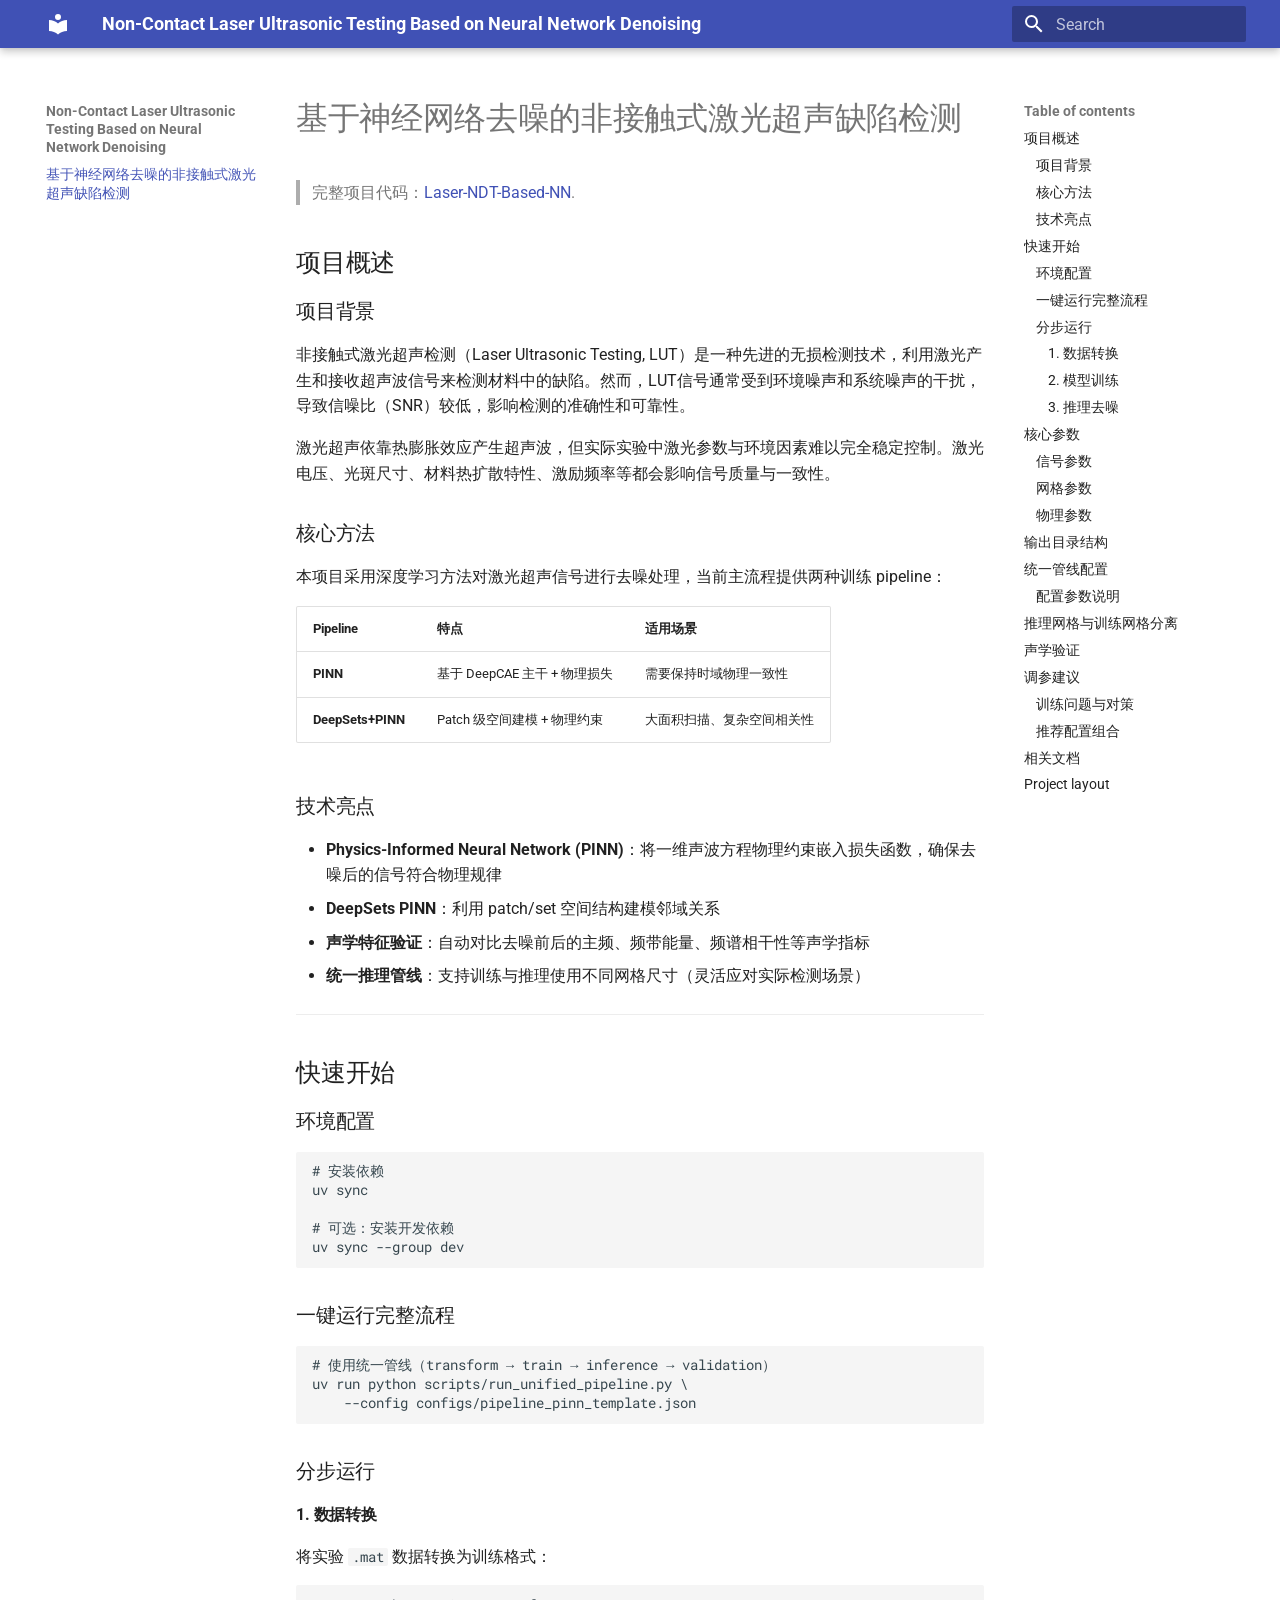
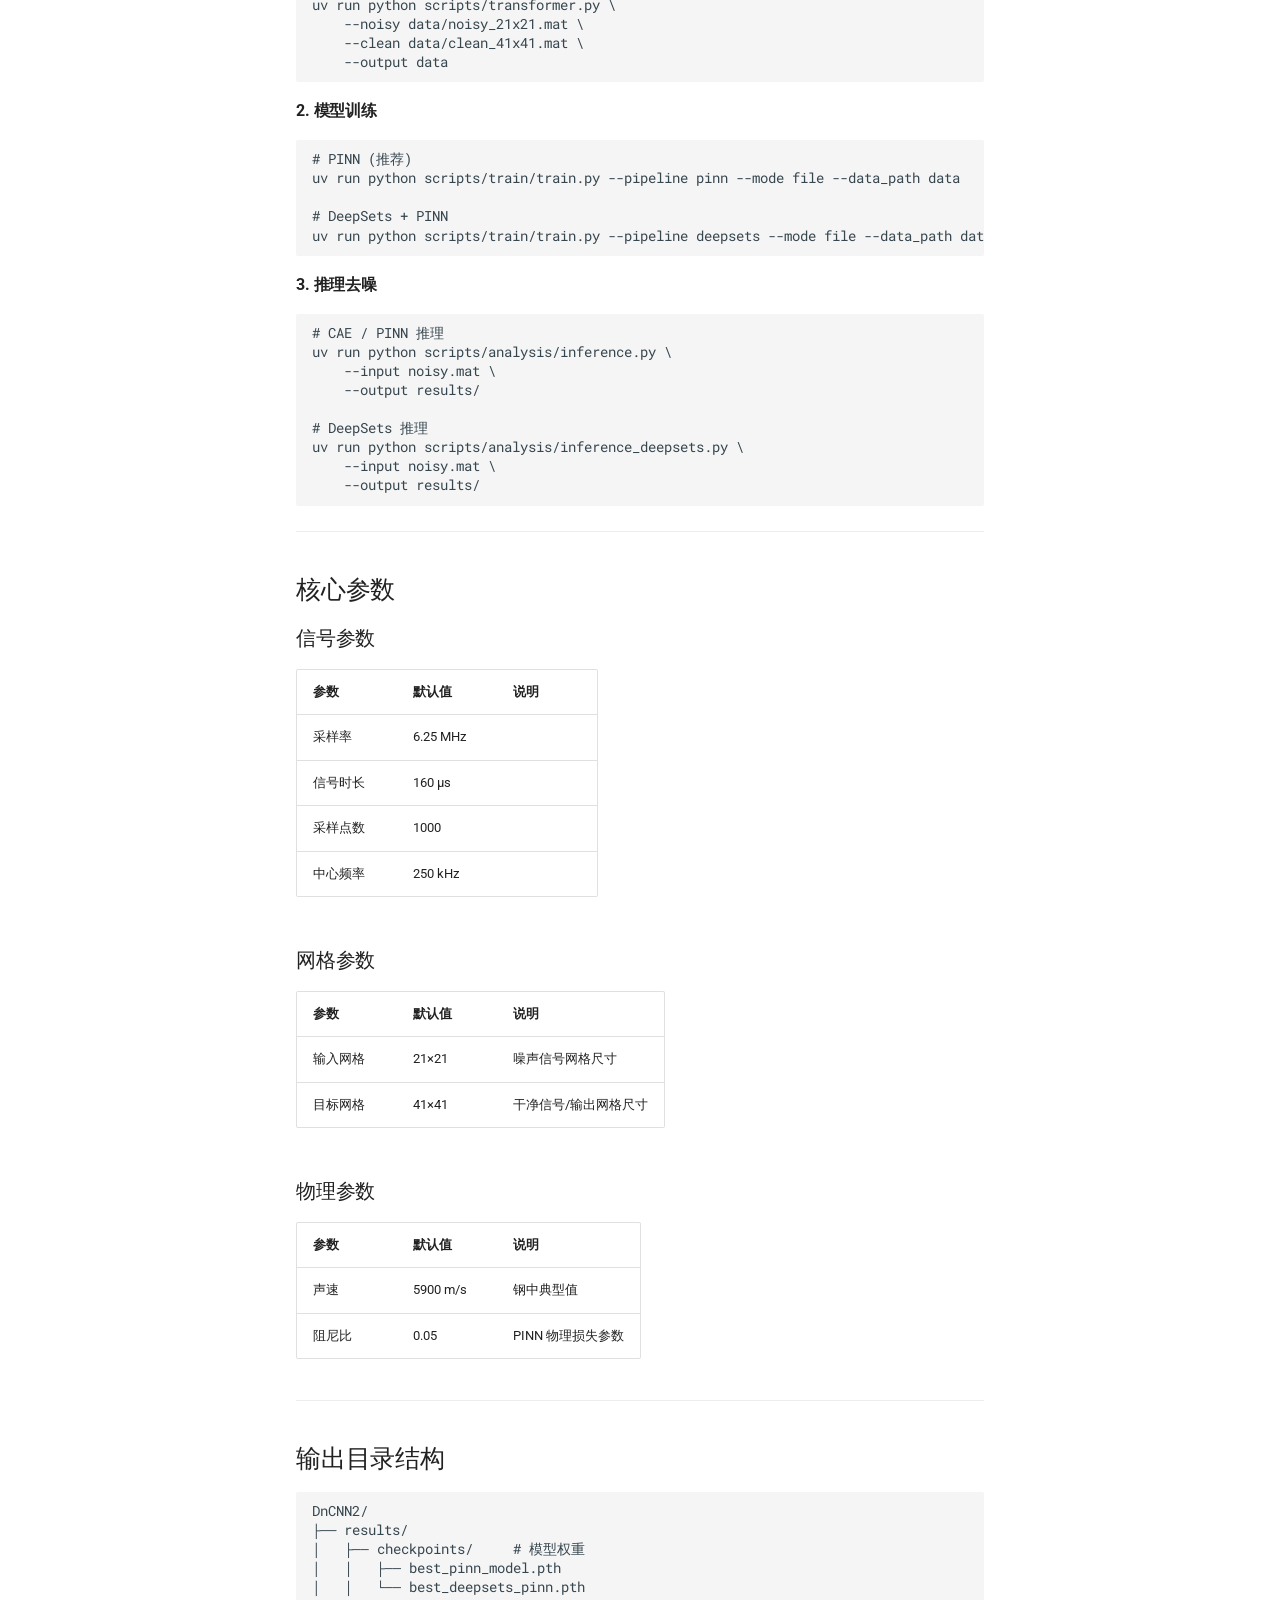
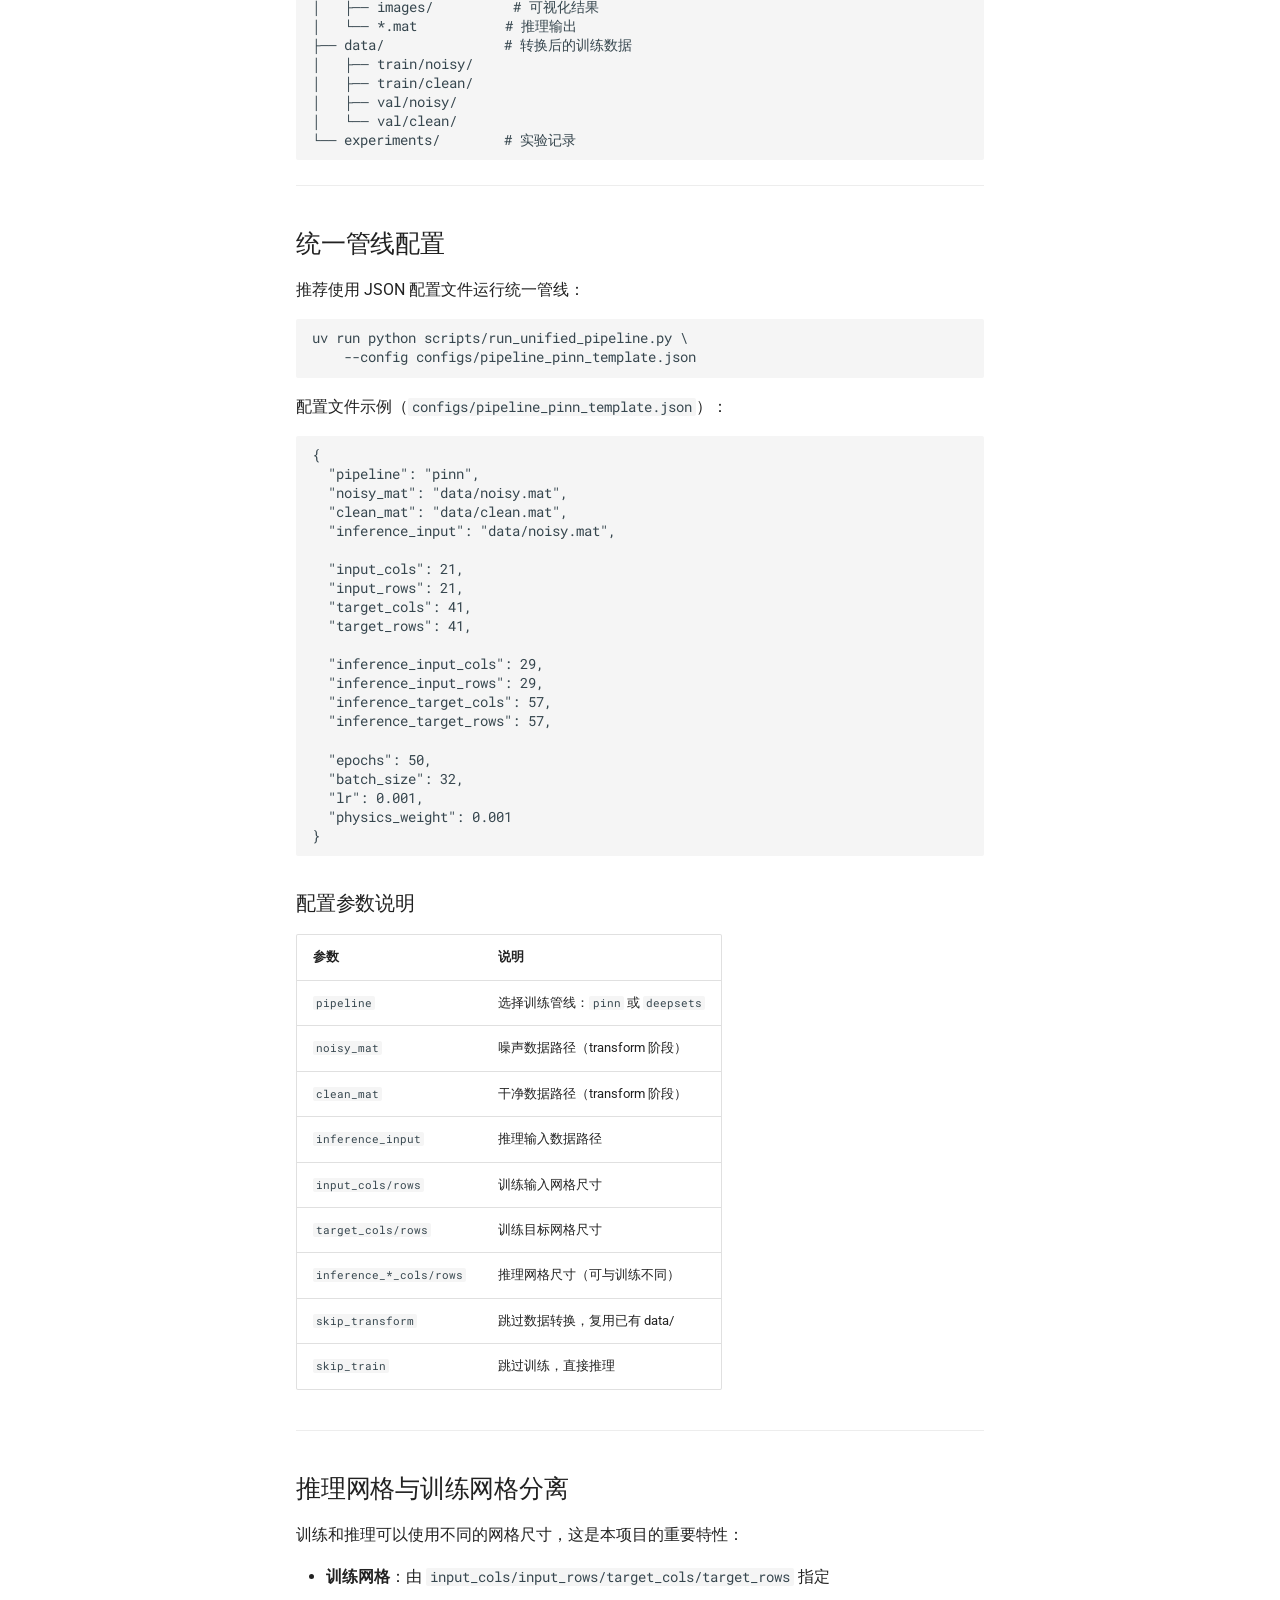
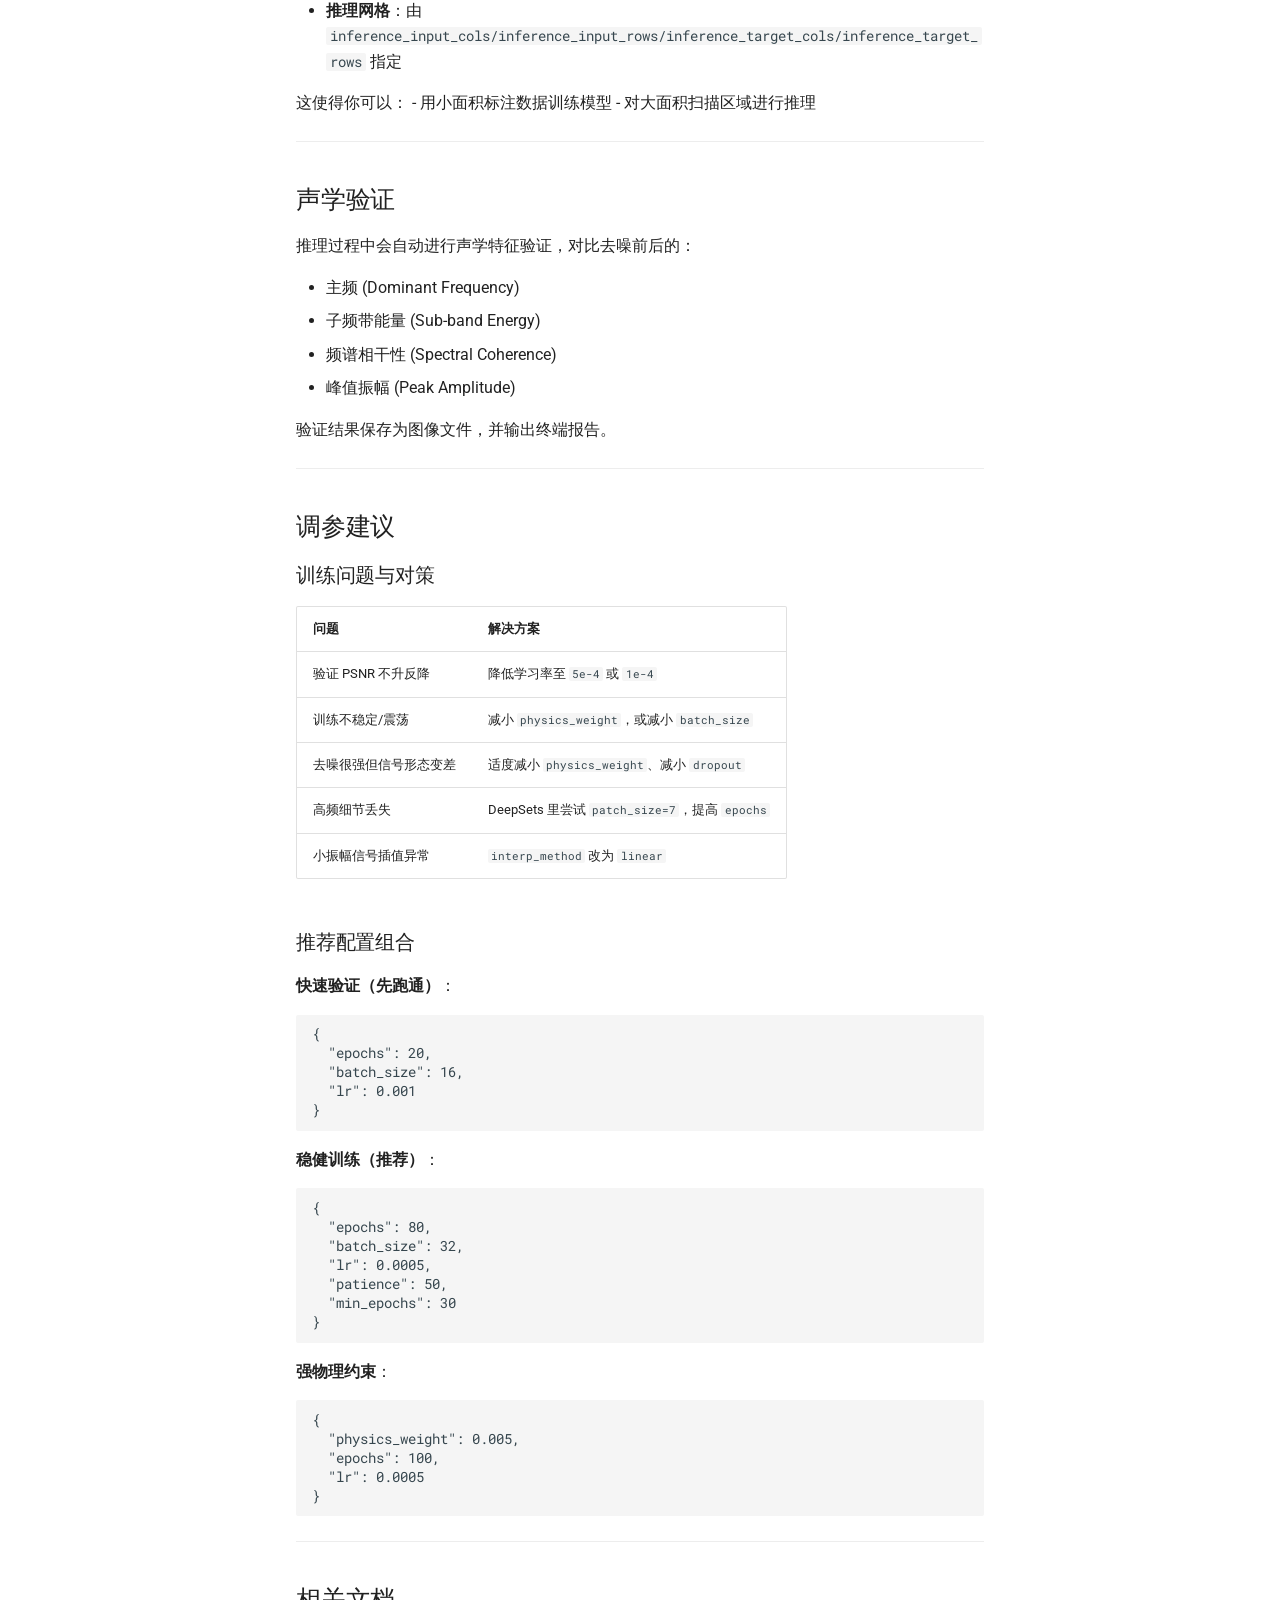
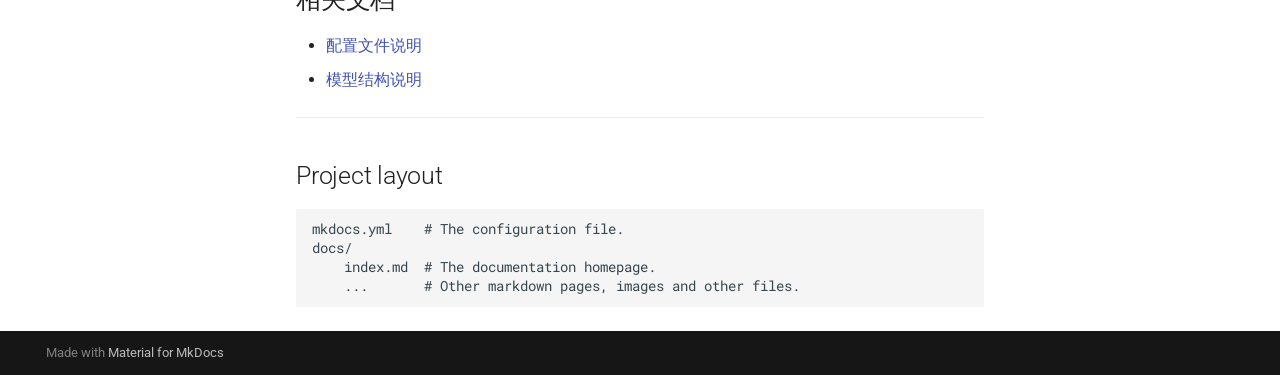
<file: index.html>
<!doctype html>
<html lang="en" class="no-js">
  <head>
    
      <meta charset="utf-8">
      <meta name="viewport" content="width=device-width,initial-scale=1">
      
      
      
        <link rel="canonical" href="https://2p1c.github.io/Laser-NDT-Based-NN/">
      
      
      
      
        
      
      
      <link rel="icon" href="assets/images/favicon.png">
      <meta name="generator" content="mkdocs-1.6.1, mkdocs-material-9.7.6">
    
    
      
        <title>Non-Contact Laser Ultrasonic Testing Based on Neural Network Denoising</title>
      
    
    
      <link rel="stylesheet" href="assets/stylesheets/main.484c7ddc.min.css">
      
      


    
    
      
    
    
      
        
        
        <link rel="preconnect" href="https://fonts.gstatic.com" crossorigin>
        <link rel="stylesheet" href="https://fonts.googleapis.com/css?family=Roboto:300,300i,400,400i,700,700i%7CRoboto+Mono:400,400i,700,700i&display=fallback">
        <style>:root{--md-text-font:"Roboto";--md-code-font:"Roboto Mono"}</style>
      
    
    
    <script>__md_scope=new URL(".",location),__md_hash=e=>[...e].reduce(((e,_)=>(e<<5)-e+_.charCodeAt(0)),0),__md_get=(e,_=localStorage,t=__md_scope)=>JSON.parse(_.getItem(t.pathname+"."+e)),__md_set=(e,_,t=localStorage,a=__md_scope)=>{try{t.setItem(a.pathname+"."+e,JSON.stringify(_))}catch(e){}}</script>
    
      

    
    
  </head>
  
  
    <body dir="ltr">
  
    
    <input class="md-toggle" data-md-toggle="drawer" type="checkbox" id="__drawer" autocomplete="off">
    <input class="md-toggle" data-md-toggle="search" type="checkbox" id="__search" autocomplete="off">
    <label class="md-overlay" for="__drawer"></label>
    <div data-md-component="skip">
      
        
        <a href="#_1" class="md-skip">
          Skip to content
        </a>
      
    </div>
    <div data-md-component="announce">
      
    </div>
    
    
      

  

<header class="md-header md-header--shadow" data-md-component="header">
  <nav class="md-header__inner md-grid" aria-label="Header">
    <a href="." title="Non-Contact Laser Ultrasonic Testing Based on Neural Network Denoising" class="md-header__button md-logo" aria-label="Non-Contact Laser Ultrasonic Testing Based on Neural Network Denoising" data-md-component="logo">
      
  
  <svg xmlns="http://www.w3.org/2000/svg" viewBox="0 0 24 24"><path d="M12 8a3 3 0 0 0 3-3 3 3 0 0 0-3-3 3 3 0 0 0-3 3 3 3 0 0 0 3 3m0 3.54C9.64 9.35 6.5 8 3 8v11c3.5 0 6.64 1.35 9 3.54 2.36-2.19 5.5-3.54 9-3.54V8c-3.5 0-6.64 1.35-9 3.54"/></svg>

    </a>
    <label class="md-header__button md-icon" for="__drawer">
      
      <svg xmlns="http://www.w3.org/2000/svg" viewBox="0 0 24 24"><path d="M3 6h18v2H3zm0 5h18v2H3zm0 5h18v2H3z"/></svg>
    </label>
    <div class="md-header__title" data-md-component="header-title">
      <div class="md-header__ellipsis">
        <div class="md-header__topic">
          <span class="md-ellipsis">
            Non-Contact Laser Ultrasonic Testing Based on Neural Network Denoising
          </span>
        </div>
        <div class="md-header__topic" data-md-component="header-topic">
          <span class="md-ellipsis">
            
              基于神经网络去噪的非接触式激光超声缺陷检测
            
          </span>
        </div>
      </div>
    </div>
    
    
      <script>var palette=__md_get("__palette");if(palette&&palette.color){if("(prefers-color-scheme)"===palette.color.media){var media=matchMedia("(prefers-color-scheme: light)"),input=document.querySelector(media.matches?"[data-md-color-media='(prefers-color-scheme: light)']":"[data-md-color-media='(prefers-color-scheme: dark)']");palette.color.media=input.getAttribute("data-md-color-media"),palette.color.scheme=input.getAttribute("data-md-color-scheme"),palette.color.primary=input.getAttribute("data-md-color-primary"),palette.color.accent=input.getAttribute("data-md-color-accent")}for(var[key,value]of Object.entries(palette.color))document.body.setAttribute("data-md-color-"+key,value)}</script>
    
    
    
      
      
        <label class="md-header__button md-icon" for="__search">
          
          <svg xmlns="http://www.w3.org/2000/svg" viewBox="0 0 24 24"><path d="M9.5 3A6.5 6.5 0 0 1 16 9.5c0 1.61-.59 3.09-1.56 4.23l.27.27h.79l5 5-1.5 1.5-5-5v-.79l-.27-.27A6.52 6.52 0 0 1 9.5 16 6.5 6.5 0 0 1 3 9.5 6.5 6.5 0 0 1 9.5 3m0 2C7 5 5 7 5 9.5S7 14 9.5 14 14 12 14 9.5 12 5 9.5 5"/></svg>
        </label>
        <div class="md-search" data-md-component="search" role="dialog">
  <label class="md-search__overlay" for="__search"></label>
  <div class="md-search__inner" role="search">
    <form class="md-search__form" name="search">
      <input type="text" class="md-search__input" name="query" aria-label="Search" placeholder="Search" autocapitalize="off" autocorrect="off" autocomplete="off" spellcheck="false" data-md-component="search-query" required>
      <label class="md-search__icon md-icon" for="__search">
        
        <svg xmlns="http://www.w3.org/2000/svg" viewBox="0 0 24 24"><path d="M9.5 3A6.5 6.5 0 0 1 16 9.5c0 1.61-.59 3.09-1.56 4.23l.27.27h.79l5 5-1.5 1.5-5-5v-.79l-.27-.27A6.52 6.52 0 0 1 9.5 16 6.5 6.5 0 0 1 3 9.5 6.5 6.5 0 0 1 9.5 3m0 2C7 5 5 7 5 9.5S7 14 9.5 14 14 12 14 9.5 12 5 9.5 5"/></svg>
        
        <svg xmlns="http://www.w3.org/2000/svg" viewBox="0 0 24 24"><path d="M20 11v2H8l5.5 5.5-1.42 1.42L4.16 12l7.92-7.92L13.5 5.5 8 11z"/></svg>
      </label>
      <nav class="md-search__options" aria-label="Search">
        
        <button type="reset" class="md-search__icon md-icon" title="Clear" aria-label="Clear" tabindex="-1">
          
          <svg xmlns="http://www.w3.org/2000/svg" viewBox="0 0 24 24"><path d="M19 6.41 17.59 5 12 10.59 6.41 5 5 6.41 10.59 12 5 17.59 6.41 19 12 13.41 17.59 19 19 17.59 13.41 12z"/></svg>
        </button>
      </nav>
      
    </form>
    <div class="md-search__output">
      <div class="md-search__scrollwrap" tabindex="0" data-md-scrollfix>
        <div class="md-search-result" data-md-component="search-result">
          <div class="md-search-result__meta">
            Initializing search
          </div>
          <ol class="md-search-result__list" role="presentation"></ol>
        </div>
      </div>
    </div>
  </div>
</div>
      
    
    
  </nav>
  
</header>
    
    <div class="md-container" data-md-component="container">
      
      
        
          
        
      
      <main class="md-main" data-md-component="main">
        <div class="md-main__inner md-grid">
          
            
              
              <div class="md-sidebar md-sidebar--primary" data-md-component="sidebar" data-md-type="navigation" >
                <div class="md-sidebar__scrollwrap">
                  <div class="md-sidebar__inner">
                    



<nav class="md-nav md-nav--primary" aria-label="Navigation" data-md-level="0">
  <label class="md-nav__title" for="__drawer">
    <a href="." title="Non-Contact Laser Ultrasonic Testing Based on Neural Network Denoising" class="md-nav__button md-logo" aria-label="Non-Contact Laser Ultrasonic Testing Based on Neural Network Denoising" data-md-component="logo">
      
  
  <svg xmlns="http://www.w3.org/2000/svg" viewBox="0 0 24 24"><path d="M12 8a3 3 0 0 0 3-3 3 3 0 0 0-3-3 3 3 0 0 0-3 3 3 3 0 0 0 3 3m0 3.54C9.64 9.35 6.5 8 3 8v11c3.5 0 6.64 1.35 9 3.54 2.36-2.19 5.5-3.54 9-3.54V8c-3.5 0-6.64 1.35-9 3.54"/></svg>

    </a>
    Non-Contact Laser Ultrasonic Testing Based on Neural Network Denoising
  </label>
  
  <ul class="md-nav__list" data-md-scrollfix>
    
      
      
  
  
    
  
  
  
    <li class="md-nav__item md-nav__item--active">
      
      <input class="md-nav__toggle md-toggle" type="checkbox" id="__toc">
      
      
        
      
      
        <label class="md-nav__link md-nav__link--active" for="__toc">
          
  
  
  <span class="md-ellipsis">
    
  
    基于神经网络去噪的非接触式激光超声缺陷检测
  

    
  </span>
  
  

          <span class="md-nav__icon md-icon"></span>
        </label>
      
      <a href="." class="md-nav__link md-nav__link--active">
        
  
  
  <span class="md-ellipsis">
    
  
    基于神经网络去噪的非接触式激光超声缺陷检测
  

    
  </span>
  
  

      </a>
      
        

<nav class="md-nav md-nav--secondary" aria-label="Table of contents">
  
  
  
    
  
  
    <label class="md-nav__title" for="__toc">
      <span class="md-nav__icon md-icon"></span>
      Table of contents
    </label>
    <ul class="md-nav__list" data-md-component="toc" data-md-scrollfix>
      
        <li class="md-nav__item">
  <a href="#_2" class="md-nav__link">
    <span class="md-ellipsis">
      
        项目概述
      
    </span>
  </a>
  
    <nav class="md-nav" aria-label="项目概述">
      <ul class="md-nav__list">
        
          <li class="md-nav__item">
  <a href="#_3" class="md-nav__link">
    <span class="md-ellipsis">
      
        项目背景
      
    </span>
  </a>
  
</li>
        
          <li class="md-nav__item">
  <a href="#_4" class="md-nav__link">
    <span class="md-ellipsis">
      
        核心方法
      
    </span>
  </a>
  
</li>
        
          <li class="md-nav__item">
  <a href="#_5" class="md-nav__link">
    <span class="md-ellipsis">
      
        技术亮点
      
    </span>
  </a>
  
</li>
        
      </ul>
    </nav>
  
</li>
      
        <li class="md-nav__item">
  <a href="#_6" class="md-nav__link">
    <span class="md-ellipsis">
      
        快速开始
      
    </span>
  </a>
  
    <nav class="md-nav" aria-label="快速开始">
      <ul class="md-nav__list">
        
          <li class="md-nav__item">
  <a href="#_7" class="md-nav__link">
    <span class="md-ellipsis">
      
        环境配置
      
    </span>
  </a>
  
</li>
        
          <li class="md-nav__item">
  <a href="#_8" class="md-nav__link">
    <span class="md-ellipsis">
      
        一键运行完整流程
      
    </span>
  </a>
  
</li>
        
          <li class="md-nav__item">
  <a href="#_9" class="md-nav__link">
    <span class="md-ellipsis">
      
        分步运行
      
    </span>
  </a>
  
    <nav class="md-nav" aria-label="分步运行">
      <ul class="md-nav__list">
        
          <li class="md-nav__item">
  <a href="#1" class="md-nav__link">
    <span class="md-ellipsis">
      
        1. 数据转换
      
    </span>
  </a>
  
</li>
        
          <li class="md-nav__item">
  <a href="#2" class="md-nav__link">
    <span class="md-ellipsis">
      
        2. 模型训练
      
    </span>
  </a>
  
</li>
        
          <li class="md-nav__item">
  <a href="#3" class="md-nav__link">
    <span class="md-ellipsis">
      
        3. 推理去噪
      
    </span>
  </a>
  
</li>
        
      </ul>
    </nav>
  
</li>
        
      </ul>
    </nav>
  
</li>
      
        <li class="md-nav__item">
  <a href="#_10" class="md-nav__link">
    <span class="md-ellipsis">
      
        核心参数
      
    </span>
  </a>
  
    <nav class="md-nav" aria-label="核心参数">
      <ul class="md-nav__list">
        
          <li class="md-nav__item">
  <a href="#_11" class="md-nav__link">
    <span class="md-ellipsis">
      
        信号参数
      
    </span>
  </a>
  
</li>
        
          <li class="md-nav__item">
  <a href="#_12" class="md-nav__link">
    <span class="md-ellipsis">
      
        网格参数
      
    </span>
  </a>
  
</li>
        
          <li class="md-nav__item">
  <a href="#_13" class="md-nav__link">
    <span class="md-ellipsis">
      
        物理参数
      
    </span>
  </a>
  
</li>
        
      </ul>
    </nav>
  
</li>
      
        <li class="md-nav__item">
  <a href="#_14" class="md-nav__link">
    <span class="md-ellipsis">
      
        输出目录结构
      
    </span>
  </a>
  
</li>
      
        <li class="md-nav__item">
  <a href="#_15" class="md-nav__link">
    <span class="md-ellipsis">
      
        统一管线配置
      
    </span>
  </a>
  
    <nav class="md-nav" aria-label="统一管线配置">
      <ul class="md-nav__list">
        
          <li class="md-nav__item">
  <a href="#_16" class="md-nav__link">
    <span class="md-ellipsis">
      
        配置参数说明
      
    </span>
  </a>
  
</li>
        
      </ul>
    </nav>
  
</li>
      
        <li class="md-nav__item">
  <a href="#_17" class="md-nav__link">
    <span class="md-ellipsis">
      
        推理网格与训练网格分离
      
    </span>
  </a>
  
</li>
      
        <li class="md-nav__item">
  <a href="#_18" class="md-nav__link">
    <span class="md-ellipsis">
      
        声学验证
      
    </span>
  </a>
  
</li>
      
        <li class="md-nav__item">
  <a href="#_19" class="md-nav__link">
    <span class="md-ellipsis">
      
        调参建议
      
    </span>
  </a>
  
    <nav class="md-nav" aria-label="调参建议">
      <ul class="md-nav__list">
        
          <li class="md-nav__item">
  <a href="#_20" class="md-nav__link">
    <span class="md-ellipsis">
      
        训练问题与对策
      
    </span>
  </a>
  
</li>
        
          <li class="md-nav__item">
  <a href="#_21" class="md-nav__link">
    <span class="md-ellipsis">
      
        推荐配置组合
      
    </span>
  </a>
  
</li>
        
      </ul>
    </nav>
  
</li>
      
        <li class="md-nav__item">
  <a href="#_22" class="md-nav__link">
    <span class="md-ellipsis">
      
        相关文档
      
    </span>
  </a>
  
</li>
      
        <li class="md-nav__item">
  <a href="#project-layout" class="md-nav__link">
    <span class="md-ellipsis">
      
        Project layout
      
    </span>
  </a>
  
</li>
      
    </ul>
  
</nav>
      
    </li>
  

    
  </ul>
</nav>
                  </div>
                </div>
              </div>
            
            
              
              <div class="md-sidebar md-sidebar--secondary" data-md-component="sidebar" data-md-type="toc" >
                <div class="md-sidebar__scrollwrap">
                  <div class="md-sidebar__inner">
                    

<nav class="md-nav md-nav--secondary" aria-label="Table of contents">
  
  
  
    
  
  
    <label class="md-nav__title" for="__toc">
      <span class="md-nav__icon md-icon"></span>
      Table of contents
    </label>
    <ul class="md-nav__list" data-md-component="toc" data-md-scrollfix>
      
        <li class="md-nav__item">
  <a href="#_2" class="md-nav__link">
    <span class="md-ellipsis">
      
        项目概述
      
    </span>
  </a>
  
    <nav class="md-nav" aria-label="项目概述">
      <ul class="md-nav__list">
        
          <li class="md-nav__item">
  <a href="#_3" class="md-nav__link">
    <span class="md-ellipsis">
      
        项目背景
      
    </span>
  </a>
  
</li>
        
          <li class="md-nav__item">
  <a href="#_4" class="md-nav__link">
    <span class="md-ellipsis">
      
        核心方法
      
    </span>
  </a>
  
</li>
        
          <li class="md-nav__item">
  <a href="#_5" class="md-nav__link">
    <span class="md-ellipsis">
      
        技术亮点
      
    </span>
  </a>
  
</li>
        
      </ul>
    </nav>
  
</li>
      
        <li class="md-nav__item">
  <a href="#_6" class="md-nav__link">
    <span class="md-ellipsis">
      
        快速开始
      
    </span>
  </a>
  
    <nav class="md-nav" aria-label="快速开始">
      <ul class="md-nav__list">
        
          <li class="md-nav__item">
  <a href="#_7" class="md-nav__link">
    <span class="md-ellipsis">
      
        环境配置
      
    </span>
  </a>
  
</li>
        
          <li class="md-nav__item">
  <a href="#_8" class="md-nav__link">
    <span class="md-ellipsis">
      
        一键运行完整流程
      
    </span>
  </a>
  
</li>
        
          <li class="md-nav__item">
  <a href="#_9" class="md-nav__link">
    <span class="md-ellipsis">
      
        分步运行
      
    </span>
  </a>
  
    <nav class="md-nav" aria-label="分步运行">
      <ul class="md-nav__list">
        
          <li class="md-nav__item">
  <a href="#1" class="md-nav__link">
    <span class="md-ellipsis">
      
        1. 数据转换
      
    </span>
  </a>
  
</li>
        
          <li class="md-nav__item">
  <a href="#2" class="md-nav__link">
    <span class="md-ellipsis">
      
        2. 模型训练
      
    </span>
  </a>
  
</li>
        
          <li class="md-nav__item">
  <a href="#3" class="md-nav__link">
    <span class="md-ellipsis">
      
        3. 推理去噪
      
    </span>
  </a>
  
</li>
        
      </ul>
    </nav>
  
</li>
        
      </ul>
    </nav>
  
</li>
      
        <li class="md-nav__item">
  <a href="#_10" class="md-nav__link">
    <span class="md-ellipsis">
      
        核心参数
      
    </span>
  </a>
  
    <nav class="md-nav" aria-label="核心参数">
      <ul class="md-nav__list">
        
          <li class="md-nav__item">
  <a href="#_11" class="md-nav__link">
    <span class="md-ellipsis">
      
        信号参数
      
    </span>
  </a>
  
</li>
        
          <li class="md-nav__item">
  <a href="#_12" class="md-nav__link">
    <span class="md-ellipsis">
      
        网格参数
      
    </span>
  </a>
  
</li>
        
          <li class="md-nav__item">
  <a href="#_13" class="md-nav__link">
    <span class="md-ellipsis">
      
        物理参数
      
    </span>
  </a>
  
</li>
        
      </ul>
    </nav>
  
</li>
      
        <li class="md-nav__item">
  <a href="#_14" class="md-nav__link">
    <span class="md-ellipsis">
      
        输出目录结构
      
    </span>
  </a>
  
</li>
      
        <li class="md-nav__item">
  <a href="#_15" class="md-nav__link">
    <span class="md-ellipsis">
      
        统一管线配置
      
    </span>
  </a>
  
    <nav class="md-nav" aria-label="统一管线配置">
      <ul class="md-nav__list">
        
          <li class="md-nav__item">
  <a href="#_16" class="md-nav__link">
    <span class="md-ellipsis">
      
        配置参数说明
      
    </span>
  </a>
  
</li>
        
      </ul>
    </nav>
  
</li>
      
        <li class="md-nav__item">
  <a href="#_17" class="md-nav__link">
    <span class="md-ellipsis">
      
        推理网格与训练网格分离
      
    </span>
  </a>
  
</li>
      
        <li class="md-nav__item">
  <a href="#_18" class="md-nav__link">
    <span class="md-ellipsis">
      
        声学验证
      
    </span>
  </a>
  
</li>
      
        <li class="md-nav__item">
  <a href="#_19" class="md-nav__link">
    <span class="md-ellipsis">
      
        调参建议
      
    </span>
  </a>
  
    <nav class="md-nav" aria-label="调参建议">
      <ul class="md-nav__list">
        
          <li class="md-nav__item">
  <a href="#_20" class="md-nav__link">
    <span class="md-ellipsis">
      
        训练问题与对策
      
    </span>
  </a>
  
</li>
        
          <li class="md-nav__item">
  <a href="#_21" class="md-nav__link">
    <span class="md-ellipsis">
      
        推荐配置组合
      
    </span>
  </a>
  
</li>
        
      </ul>
    </nav>
  
</li>
      
        <li class="md-nav__item">
  <a href="#_22" class="md-nav__link">
    <span class="md-ellipsis">
      
        相关文档
      
    </span>
  </a>
  
</li>
      
        <li class="md-nav__item">
  <a href="#project-layout" class="md-nav__link">
    <span class="md-ellipsis">
      
        Project layout
      
    </span>
  </a>
  
</li>
      
    </ul>
  
</nav>
                  </div>
                </div>
              </div>
            
          
          
            <div class="md-content" data-md-component="content">
              
              <article class="md-content__inner md-typeset">
                
                  



<h1 id="_1">基于神经网络去噪的非接触式激光超声缺陷检测</h1>
<blockquote>
<p>完整项目代码：<a href="https://github.com/2p1c/Laser-NDT-Based-NN.git">Laser-NDT-Based-NN</a>.</p>
</blockquote>
<h2 id="_2">项目概述</h2>
<h3 id="_3">项目背景</h3>
<p>非接触式激光超声检测（Laser Ultrasonic Testing, LUT）是一种先进的无损检测技术，利用激光产生和接收超声波信号来检测材料中的缺陷。然而，LUT信号通常受到环境噪声和系统噪声的干扰，导致信噪比（SNR）较低，影响检测的准确性和可靠性。</p>
<p>激光超声依靠热膨胀效应产生超声波，但实际实验中激光参数与环境因素难以完全稳定控制。激光电压、光斑尺寸、材料热扩散特性、激励频率等都会影响信号质量与一致性。</p>
<h3 id="_4">核心方法</h3>
<p>本项目采用深度学习方法对激光超声信号进行去噪处理，当前主流程提供两种训练 pipeline：</p>
<table>
<thead>
<tr>
<th>Pipeline</th>
<th>特点</th>
<th>适用场景</th>
</tr>
</thead>
<tbody>
<tr>
<td><strong>PINN</strong></td>
<td>基于 DeepCAE 主干 + 物理损失</td>
<td>需要保持时域物理一致性</td>
</tr>
<tr>
<td><strong>DeepSets+PINN</strong></td>
<td>Patch 级空间建模 + 物理约束</td>
<td>大面积扫描、复杂空间相关性</td>
</tr>
</tbody>
</table>
<h3 id="_5">技术亮点</h3>
<ul>
<li><strong>Physics-Informed Neural Network (PINN)</strong>：将一维声波方程物理约束嵌入损失函数，确保去噪后的信号符合物理规律</li>
<li><strong>DeepSets PINN</strong>：利用 patch/set 空间结构建模邻域关系</li>
<li><strong>声学特征验证</strong>：自动对比去噪前后的主频、频带能量、频谱相干性等声学指标</li>
<li><strong>统一推理管线</strong>：支持训练与推理使用不同网格尺寸（灵活应对实际检测场景）</li>
</ul>
<hr />
<h2 id="_6">快速开始</h2>
<h3 id="_7">环境配置</h3>
<pre><code class="language-bash"># 安装依赖
uv sync

# 可选：安装开发依赖
uv sync --group dev
</code></pre>
<h3 id="_8">一键运行完整流程</h3>
<pre><code class="language-bash"># 使用统一管线（transform → train → inference → validation）
uv run python scripts/run_unified_pipeline.py \
    --config configs/pipeline_pinn_template.json
</code></pre>
<h3 id="_9">分步运行</h3>
<h4 id="1">1. 数据转换</h4>
<p>将实验 <code>.mat</code> 数据转换为训练格式：</p>
<pre><code class="language-bash">uv run python scripts/transformer.py \
    --noisy data/noisy_21x21.mat \
    --clean data/clean_41x41.mat \
    --output data
</code></pre>
<h4 id="2">2. 模型训练</h4>
<pre><code class="language-bash"># PINN (推荐)
uv run python scripts/train/train.py --pipeline pinn --mode file --data_path data

# DeepSets + PINN
uv run python scripts/train/train.py --pipeline deepsets --mode file --data_path data
</code></pre>
<h4 id="3">3. 推理去噪</h4>
<pre><code class="language-bash"># CAE / PINN 推理
uv run python scripts/analysis/inference.py \
    --input noisy.mat \
    --output results/

# DeepSets 推理
uv run python scripts/analysis/inference_deepsets.py \
    --input noisy.mat \
    --output results/
</code></pre>
<hr />
<h2 id="_10">核心参数</h2>
<h3 id="_11">信号参数</h3>
<table>
<thead>
<tr>
<th>参数</th>
<th>默认值</th>
<th>说明</th>
</tr>
</thead>
<tbody>
<tr>
<td>采样率</td>
<td>6.25 MHz</td>
<td></td>
</tr>
<tr>
<td>信号时长</td>
<td>160 μs</td>
<td></td>
</tr>
<tr>
<td>采样点数</td>
<td>1000</td>
<td></td>
</tr>
<tr>
<td>中心频率</td>
<td>250 kHz</td>
<td></td>
</tr>
</tbody>
</table>
<h3 id="_12">网格参数</h3>
<table>
<thead>
<tr>
<th>参数</th>
<th>默认值</th>
<th>说明</th>
</tr>
</thead>
<tbody>
<tr>
<td>输入网格</td>
<td>21×21</td>
<td>噪声信号网格尺寸</td>
</tr>
<tr>
<td>目标网格</td>
<td>41×41</td>
<td>干净信号/输出网格尺寸</td>
</tr>
</tbody>
</table>
<h3 id="_13">物理参数</h3>
<table>
<thead>
<tr>
<th>参数</th>
<th>默认值</th>
<th>说明</th>
</tr>
</thead>
<tbody>
<tr>
<td>声速</td>
<td>5900 m/s</td>
<td>钢中典型值</td>
</tr>
<tr>
<td>阻尼比</td>
<td>0.05</td>
<td>PINN 物理损失参数</td>
</tr>
</tbody>
</table>
<hr />
<h2 id="_14">输出目录结构</h2>
<pre><code>DnCNN2/
├── results/
│   ├── checkpoints/     # 模型权重
│   │   ├── best_pinn_model.pth
│   │   └── best_deepsets_pinn.pth
│   ├── images/          # 可视化结果
│   └── *.mat           # 推理输出
├── data/               # 转换后的训练数据
│   ├── train/noisy/
│   ├── train/clean/
│   ├── val/noisy/
│   └── val/clean/
└── experiments/        # 实验记录
</code></pre>
<hr />
<h2 id="_15">统一管线配置</h2>
<p>推荐使用 JSON 配置文件运行统一管线：</p>
<pre><code class="language-bash">uv run python scripts/run_unified_pipeline.py \
    --config configs/pipeline_pinn_template.json
</code></pre>
<p>配置文件示例（<code>configs/pipeline_pinn_template.json</code>）：</p>
<pre><code class="language-json">{
  &quot;pipeline&quot;: &quot;pinn&quot;,
  &quot;noisy_mat&quot;: &quot;data/noisy.mat&quot;,
  &quot;clean_mat&quot;: &quot;data/clean.mat&quot;,
  &quot;inference_input&quot;: &quot;data/noisy.mat&quot;,

  &quot;input_cols&quot;: 21,
  &quot;input_rows&quot;: 21,
  &quot;target_cols&quot;: 41,
  &quot;target_rows&quot;: 41,

  &quot;inference_input_cols&quot;: 29,
  &quot;inference_input_rows&quot;: 29,
  &quot;inference_target_cols&quot;: 57,
  &quot;inference_target_rows&quot;: 57,

  &quot;epochs&quot;: 50,
  &quot;batch_size&quot;: 32,
  &quot;lr&quot;: 0.001,
  &quot;physics_weight&quot;: 0.001
}
</code></pre>
<h3 id="_16">配置参数说明</h3>
<table>
<thead>
<tr>
<th>参数</th>
<th>说明</th>
</tr>
</thead>
<tbody>
<tr>
<td><code>pipeline</code></td>
<td>选择训练管线：<code>pinn</code> 或 <code>deepsets</code></td>
</tr>
<tr>
<td><code>noisy_mat</code></td>
<td>噪声数据路径（transform 阶段）</td>
</tr>
<tr>
<td><code>clean_mat</code></td>
<td>干净数据路径（transform 阶段）</td>
</tr>
<tr>
<td><code>inference_input</code></td>
<td>推理输入数据路径</td>
</tr>
<tr>
<td><code>input_cols/rows</code></td>
<td>训练输入网格尺寸</td>
</tr>
<tr>
<td><code>target_cols/rows</code></td>
<td>训练目标网格尺寸</td>
</tr>
<tr>
<td><code>inference_*_cols/rows</code></td>
<td>推理网格尺寸（可与训练不同）</td>
</tr>
<tr>
<td><code>skip_transform</code></td>
<td>跳过数据转换，复用已有 data/</td>
</tr>
<tr>
<td><code>skip_train</code></td>
<td>跳过训练，直接推理</td>
</tr>
</tbody>
</table>
<hr />
<h2 id="_17">推理网格与训练网格分离</h2>
<p>训练和推理可以使用不同的网格尺寸，这是本项目的重要特性：</p>
<ul>
<li><strong>训练网格</strong>：由 <code>input_cols/input_rows/target_cols/target_rows</code> 指定</li>
<li><strong>推理网格</strong>：由 <code>inference_input_cols/inference_input_rows/inference_target_cols/inference_target_rows</code> 指定</li>
</ul>
<p>这使得你可以：
- 用小面积标注数据训练模型
- 对大面积扫描区域进行推理</p>
<hr />
<h2 id="_18">声学验证</h2>
<p>推理过程中会自动进行声学特征验证，对比去噪前后的：</p>
<ul>
<li>主频 (Dominant Frequency)</li>
<li>子频带能量 (Sub-band Energy)</li>
<li>频谱相干性 (Spectral Coherence)</li>
<li>峰值振幅 (Peak Amplitude)</li>
</ul>
<p>验证结果保存为图像文件，并输出终端报告。</p>
<hr />
<h2 id="_19">调参建议</h2>
<h3 id="_20">训练问题与对策</h3>
<table>
<thead>
<tr>
<th>问题</th>
<th>解决方案</th>
</tr>
</thead>
<tbody>
<tr>
<td>验证 PSNR 不升反降</td>
<td>降低学习率至 <code>5e-4</code> 或 <code>1e-4</code></td>
</tr>
<tr>
<td>训练不稳定/震荡</td>
<td>减小 <code>physics_weight</code>，或减小 <code>batch_size</code></td>
</tr>
<tr>
<td>去噪很强但信号形态变差</td>
<td>适度减小 <code>physics_weight</code>、减小 <code>dropout</code></td>
</tr>
<tr>
<td>高频细节丢失</td>
<td>DeepSets 里尝试 <code>patch_size=7</code>，提高 <code>epochs</code></td>
</tr>
<tr>
<td>小振幅信号插值异常</td>
<td><code>interp_method</code> 改为 <code>linear</code></td>
</tr>
</tbody>
</table>
<h3 id="_21">推荐配置组合</h3>
<p><strong>快速验证（先跑通）</strong>：</p>
<pre><code class="language-json">{
  &quot;epochs&quot;: 20,
  &quot;batch_size&quot;: 16,
  &quot;lr&quot;: 0.001
}
</code></pre>
<p><strong>稳健训练（推荐）</strong>：</p>
<pre><code class="language-json">{
  &quot;epochs&quot;: 80,
  &quot;batch_size&quot;: 32,
  &quot;lr&quot;: 0.0005,
  &quot;patience&quot;: 50,
  &quot;min_epochs&quot;: 30
}
</code></pre>
<p><strong>强物理约束</strong>：</p>
<pre><code class="language-json">{
  &quot;physics_weight&quot;: 0.005,
  &quot;epochs&quot;: 100,
  &quot;lr&quot;: 0.0005
}
</code></pre>
<hr />
<h2 id="_22">相关文档</h2>
<ul>
<li><a href="../configs/README.md">配置文件说明</a></li>
<li><a href="../model/model_networks_overview.md">模型结构说明</a></li>
</ul>
<hr />
<h2 id="project-layout">Project layout</h2>
<pre><code>mkdocs.yml    # The configuration file.
docs/
    index.md  # The documentation homepage.
    ...       # Other markdown pages, images and other files.
</code></pre>












                
              </article>
            </div>
          
          
<script>var target=document.getElementById(location.hash.slice(1));target&&target.name&&(target.checked=target.name.startsWith("__tabbed_"))</script>
        </div>
        
      </main>
      
        <footer class="md-footer">
  
  <div class="md-footer-meta md-typeset">
    <div class="md-footer-meta__inner md-grid">
      <div class="md-copyright">
  
  
    Made with
    <a href="https://squidfunk.github.io/mkdocs-material/" target="_blank" rel="noopener">
      Material for MkDocs
    </a>
  
</div>
      
    </div>
  </div>
</footer>
      
    </div>
    <div class="md-dialog" data-md-component="dialog">
      <div class="md-dialog__inner md-typeset"></div>
    </div>
    
    
    
      
      
      <script id="__config" type="application/json">{"annotate": null, "base": ".", "features": ["footer.hide.copyright"], "search": "assets/javascripts/workers/search.2c215733.min.js", "tags": null, "translations": {"clipboard.copied": "Copied to clipboard", "clipboard.copy": "Copy to clipboard", "search.result.more.one": "1 more on this page", "search.result.more.other": "# more on this page", "search.result.none": "No matching documents", "search.result.one": "1 matching document", "search.result.other": "# matching documents", "search.result.placeholder": "Type to start searching", "search.result.term.missing": "Missing", "select.version": "Select version"}, "version": null}</script>
    
    
      <script src="assets/javascripts/bundle.79ae519e.min.js"></script>
      
    
  </body>
</html>
</file>
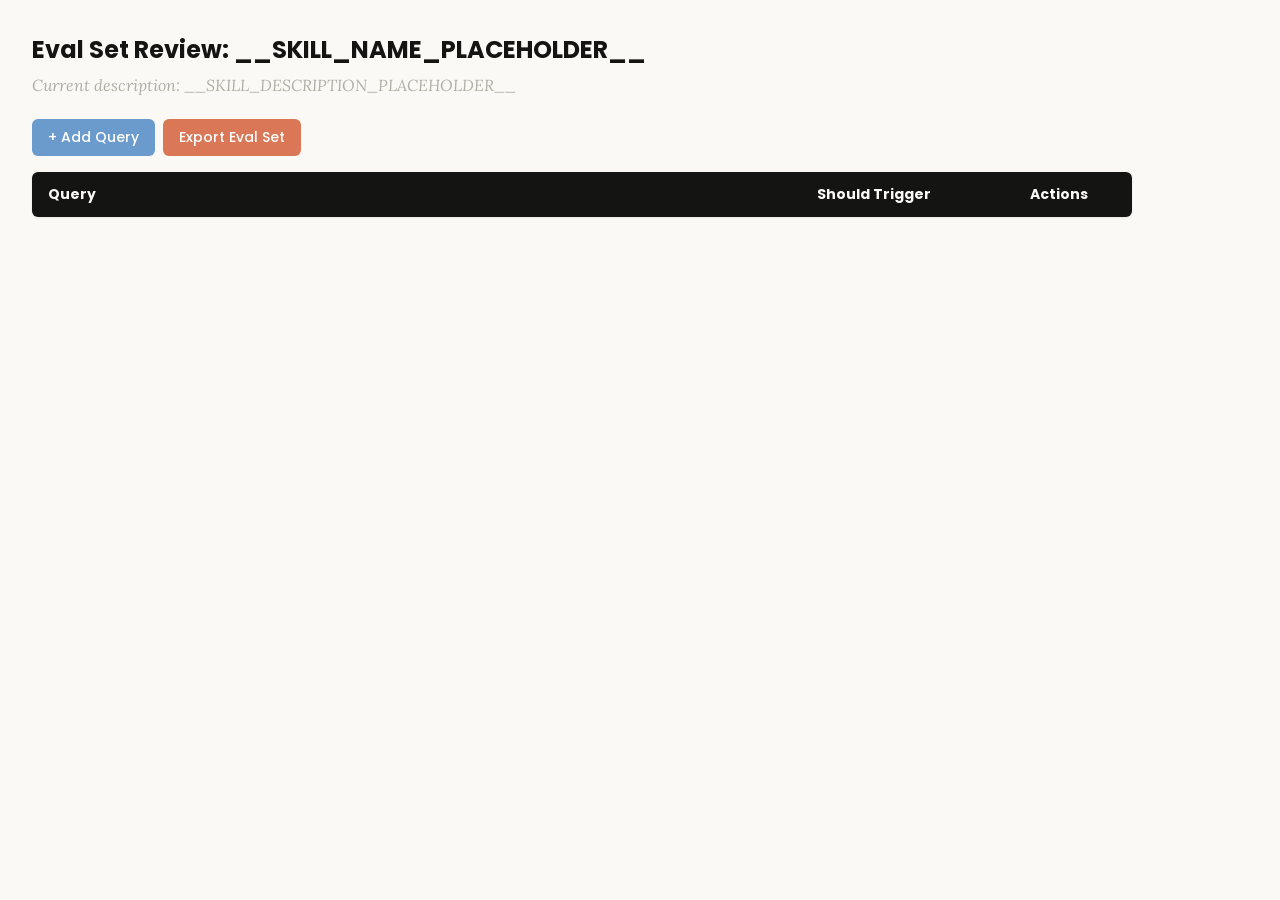
<file: .agents/skills/skill-creator/assets/eval_review.html>
<!DOCTYPE html>
<html lang="en">
<head>
  <meta charset="UTF-8">
  <meta name="viewport" content="width=device-width, initial-scale=1.0">
  <title>Eval Set Review - __SKILL_NAME_PLACEHOLDER__</title>
  <link rel="preconnect" href="https://fonts.googleapis.com">
  <link rel="preconnect" href="https://fonts.gstatic.com" crossorigin>
  <link href="https://fonts.googleapis.com/css2?family=Poppins:wght@500;600&family=Lora:wght@400;500&display=swap" rel="stylesheet">
  <style>
    * { box-sizing: border-box; margin: 0; padding: 0; }
    body { font-family: 'Lora', Georgia, serif; background: #faf9f5; padding: 2rem; color: #141413; }
    h1 { font-family: 'Poppins', sans-serif; margin-bottom: 0.5rem; font-size: 1.5rem; }
    .description { color: #b0aea5; margin-bottom: 1.5rem; font-style: italic; max-width: 900px; }
    .controls { margin-bottom: 1rem; display: flex; gap: 0.5rem; }
    .btn { font-family: 'Poppins', sans-serif; padding: 0.5rem 1rem; border: none; border-radius: 6px; cursor: pointer; font-size: 0.875rem; font-weight: 500; }
    .btn-add { background: #6a9bcc; color: white; }
    .btn-add:hover { background: #5889b8; }
    .btn-export { background: #d97757; color: white; }
    .btn-export:hover { background: #c4613f; }
    table { width: 100%; max-width: 1100px; border-collapse: collapse; background: white; border-radius: 6px; overflow: hidden; box-shadow: 0 1px 3px rgba(0,0,0,0.08); }
    th { font-family: 'Poppins', sans-serif; background: #141413; color: #faf9f5; padding: 0.75rem 1rem; text-align: left; font-size: 0.875rem; }
    td { padding: 0.75rem 1rem; border-bottom: 1px solid #e8e6dc; vertical-align: top; }
    tr:nth-child(even) td { background: #faf9f5; }
    tr:hover td { background: #f3f1ea; }
    .section-header td { background: #e8e6dc; font-family: 'Poppins', sans-serif; font-weight: 500; font-size: 0.8rem; color: #141413; text-transform: uppercase; letter-spacing: 0.05em; }
    .query-input { width: 100%; padding: 0.4rem; border: 1px solid #e8e6dc; border-radius: 4px; font-size: 0.875rem; font-family: 'Lora', Georgia, serif; resize: vertical; min-height: 60px; }
    .query-input:focus { outline: none; border-color: #d97757; box-shadow: 0 0 0 2px rgba(217,119,87,0.15); }
    .toggle { position: relative; display: inline-block; width: 44px; height: 24px; }
    .toggle input { opacity: 0; width: 0; height: 0; }
    .toggle .slider { position: absolute; inset: 0; background: #b0aea5; border-radius: 24px; cursor: pointer; transition: 0.2s; }
    .toggle .slider::before { content: ""; position: absolute; width: 18px; height: 18px; left: 3px; bottom: 3px; background: white; border-radius: 50%; transition: 0.2s; }
    .toggle input:checked + .slider { background: #d97757; }
    .toggle input:checked + .slider::before { transform: translateX(20px); }
    .btn-delete { background: #c44; color: white; padding: 0.3rem 0.6rem; border: none; border-radius: 4px; cursor: pointer; font-size: 0.75rem; font-family: 'Poppins', sans-serif; }
    .btn-delete:hover { background: #a33; }
    .summary { margin-top: 1rem; color: #b0aea5; font-size: 0.875rem; }
  </style>
</head>
<body>
  <h1>Eval Set Review: <span id="skill-name">__SKILL_NAME_PLACEHOLDER__</span></h1>
  <p class="description">Current description: <span id="skill-desc">__SKILL_DESCRIPTION_PLACEHOLDER__</span></p>

  <div class="controls">
    <button class="btn btn-add" onclick="addRow()">+ Add Query</button>
    <button class="btn btn-export" onclick="exportEvalSet()">Export Eval Set</button>
  </div>

  <table>
    <thead>
      <tr>
        <th style="width:65%">Query</th>
        <th style="width:18%">Should Trigger</th>
        <th style="width:10%">Actions</th>
      </tr>
    </thead>
    <tbody id="eval-body"></tbody>
  </table>

  <p class="summary" id="summary"></p>

  <script>
    const EVAL_DATA = __EVAL_DATA_PLACEHOLDER__;

    let evalItems = [...EVAL_DATA];

    function render() {
      const tbody = document.getElementById('eval-body');
      tbody.innerHTML = '';

      // Sort: should-trigger first, then should-not-trigger
      const sorted = evalItems
        .map((item, origIdx) => ({ ...item, origIdx }))
        .sort((a, b) => (b.should_trigger ? 1 : 0) - (a.should_trigger ? 1 : 0));

      let lastGroup = null;
      sorted.forEach(item => {
        const group = item.should_trigger ? 'trigger' : 'no-trigger';
        if (group !== lastGroup) {
          const headerRow = document.createElement('tr');
          headerRow.className = 'section-header';
          headerRow.innerHTML = `<td colspan="3">${item.should_trigger ? 'Should Trigger' : 'Should NOT Trigger'}</td>`;
          tbody.appendChild(headerRow);
          lastGroup = group;
        }

        const idx = item.origIdx;
        const tr = document.createElement('tr');
        tr.innerHTML = `
          <td><textarea class="query-input" onchange="updateQuery(${idx}, this.value)">${escapeHtml(item.query)}</textarea></td>
          <td>
            <label class="toggle">
              <input type="checkbox" ${item.should_trigger ? 'checked' : ''} onchange="updateTrigger(${idx}, this.checked)">
              <span class="slider"></span>
            </label>
            <span style="margin-left:8px;font-size:0.8rem;color:#b0aea5">${item.should_trigger ? 'Yes' : 'No'}</span>
          </td>
          <td><button class="btn-delete" onclick="deleteRow(${idx})">Delete</button></td>
        `;
        tbody.appendChild(tr);
      });
      updateSummary();
    }

    function escapeHtml(text) {
      const div = document.createElement('div');
      div.textContent = text;
      return div.innerHTML;
    }

    function updateQuery(idx, value) { evalItems[idx].query = value; updateSummary(); }
    function updateTrigger(idx, value) { evalItems[idx].should_trigger = value; render(); }
    function deleteRow(idx) { evalItems.splice(idx, 1); render(); }

    function addRow() {
      evalItems.push({ query: '', should_trigger: true });
      render();
      const inputs = document.querySelectorAll('.query-input');
      inputs[inputs.length - 1].focus();
    }

    function updateSummary() {
      const trigger = evalItems.filter(i => i.should_trigger).length;
      const noTrigger = evalItems.filter(i => !i.should_trigger).length;
      document.getElementById('summary').textContent =
        `${evalItems.length} queries total: ${trigger} should trigger, ${noTrigger} should not trigger`;
    }

    function exportEvalSet() {
      const valid = evalItems.filter(i => i.query.trim() !== '');
      const data = valid.map(i => ({ query: i.query.trim(), should_trigger: i.should_trigger }));
      const blob = new Blob([JSON.stringify(data, null, 2)], { type: 'application/json' });
      const url = URL.createObjectURL(blob);
      const a = document.createElement('a');
      a.href = url;
      a.download = 'eval_set.json';
      document.body.appendChild(a);
      a.click();
      document.body.removeChild(a);
      URL.revokeObjectURL(url);
    }

    render();
  </script>
</body>
</html>
</file>
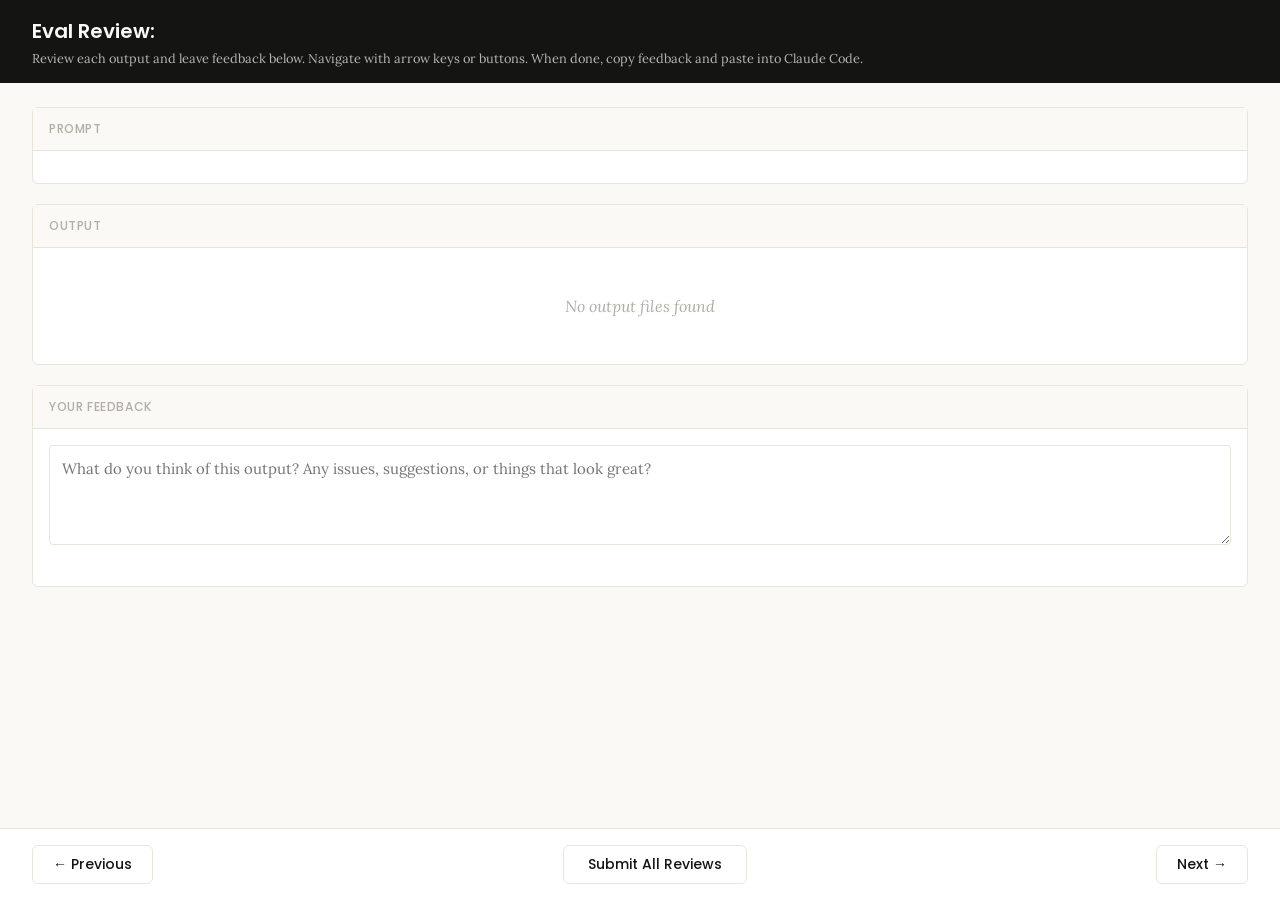
<file: .agents/skills/skill-creator/eval-viewer/viewer.html>
<!DOCTYPE html>
<html lang="en">
<head>
  <meta charset="UTF-8">
  <meta name="viewport" content="width=device-width, initial-scale=1.0">
  <title>Eval Review</title>
  <link rel="preconnect" href="https://fonts.googleapis.com">
  <link rel="preconnect" href="https://fonts.gstatic.com" crossorigin>
  <link href="https://fonts.googleapis.com/css2?family=Poppins:wght@500;600&family=Lora:wght@400;500&display=swap" rel="stylesheet">
  <script src="https://cdn.sheetjs.com/xlsx-0.20.3/package/dist/xlsx.full.min.js" integrity="sha384-EnyY0/GSHQGSxSgMwaIPzSESbqoOLSexfnSMN2AP+39Ckmn92stwABZynq1JyzdT" crossorigin="anonymous"></script>
  <style>
    :root {
      --bg: #faf9f5;
      --surface: #ffffff;
      --border: #e8e6dc;
      --text: #141413;
      --text-muted: #b0aea5;
      --accent: #d97757;
      --accent-hover: #c4613f;
      --green: #788c5d;
      --green-bg: #eef2e8;
      --red: #c44;
      --red-bg: #fceaea;
      --header-bg: #141413;
      --header-text: #faf9f5;
      --radius: 6px;
    }

    * { box-sizing: border-box; margin: 0; padding: 0; }

    body {
      font-family: 'Lora', Georgia, serif;
      background: var(--bg);
      color: var(--text);
      height: 100vh;
      display: flex;
      flex-direction: column;
    }

    /* ---- Header ---- */
    .header {
      background: var(--header-bg);
      color: var(--header-text);
      padding: 1rem 2rem;
      display: flex;
      justify-content: space-between;
      align-items: center;
      flex-shrink: 0;
    }
    .header h1 {
      font-family: 'Poppins', sans-serif;
      font-size: 1.25rem;
      font-weight: 600;
    }
    .header .instructions {
      font-size: 0.8rem;
      opacity: 0.7;
      margin-top: 0.25rem;
    }
    .header .progress {
      font-size: 0.875rem;
      opacity: 0.8;
      text-align: right;
    }

    /* ---- Main content ---- */
    .main {
      flex: 1;
      overflow-y: auto;
      padding: 1.5rem 2rem;
      display: flex;
      flex-direction: column;
      gap: 1.25rem;
    }

    /* ---- Sections ---- */
    .section {
      background: var(--surface);
      border: 1px solid var(--border);
      border-radius: var(--radius);
      flex-shrink: 0;
    }
    .section-header {
      font-family: 'Poppins', sans-serif;
      padding: 0.75rem 1rem;
      font-size: 0.75rem;
      font-weight: 500;
      text-transform: uppercase;
      letter-spacing: 0.05em;
      color: var(--text-muted);
      border-bottom: 1px solid var(--border);
      background: var(--bg);
    }
    .section-body {
      padding: 1rem;
    }

    /* ---- Config badge ---- */
    .config-badge {
      display: inline-block;
      padding: 0.2rem 0.625rem;
      border-radius: 9999px;
      font-family: 'Poppins', sans-serif;
      font-size: 0.6875rem;
      font-weight: 600;
      text-transform: uppercase;
      letter-spacing: 0.03em;
      margin-left: 0.75rem;
      vertical-align: middle;
    }
    .config-badge.config-primary {
      background: rgba(33, 150, 243, 0.12);
      color: #1976d2;
    }
    .config-badge.config-baseline {
      background: rgba(255, 193, 7, 0.15);
      color: #f57f17;
    }

    /* ---- Prompt ---- */
    .prompt-text {
      white-space: pre-wrap;
      font-size: 0.9375rem;
      line-height: 1.6;
    }

    /* ---- Outputs ---- */
    .output-file {
      border: 1px solid var(--border);
      border-radius: var(--radius);
      overflow: hidden;
    }
    .output-file + .output-file {
      margin-top: 1rem;
    }
    .output-file-header {
      padding: 0.5rem 0.75rem;
      font-size: 0.8rem;
      font-weight: 600;
      color: var(--text-muted);
      background: var(--bg);
      border-bottom: 1px solid var(--border);
      font-family: 'SF Mono', SFMono-Regular, Consolas, 'Liberation Mono', Menlo, monospace;
      display: flex;
      justify-content: space-between;
      align-items: center;
    }
    .output-file-header .dl-btn {
      font-size: 0.7rem;
      color: var(--accent);
      text-decoration: none;
      cursor: pointer;
      font-family: -apple-system, BlinkMacSystemFont, 'Segoe UI', sans-serif;
      font-weight: 500;
      opacity: 0.8;
    }
    .output-file-header .dl-btn:hover {
      opacity: 1;
      text-decoration: underline;
    }
    .output-file-content {
      padding: 0.75rem;
      overflow-x: auto;
    }
    .output-file-content pre {
      font-size: 0.8125rem;
      line-height: 1.5;
      white-space: pre-wrap;
      word-break: break-word;
      font-family: 'SF Mono', SFMono-Regular, Consolas, 'Liberation Mono', Menlo, monospace;
    }
    .output-file-content img {
      max-width: 100%;
      height: auto;
      border-radius: 4px;
    }
    .output-file-content iframe {
      width: 100%;
      height: 600px;
      border: none;
    }
    .output-file-content table {
      border-collapse: collapse;
      font-size: 0.8125rem;
      width: 100%;
    }
    .output-file-content table td,
    .output-file-content table th {
      border: 1px solid var(--border);
      padding: 0.375rem 0.5rem;
      text-align: left;
    }
    .output-file-content table th {
      background: var(--bg);
      font-weight: 600;
    }
    .output-file-content .download-link {
      display: inline-flex;
      align-items: center;
      gap: 0.5rem;
      padding: 0.5rem 1rem;
      background: var(--bg);
      border: 1px solid var(--border);
      border-radius: 4px;
      color: var(--accent);
      text-decoration: none;
      font-size: 0.875rem;
      cursor: pointer;
    }
    .output-file-content .download-link:hover {
      background: var(--border);
    }
    .empty-state {
      color: var(--text-muted);
      font-style: italic;
      padding: 2rem;
      text-align: center;
    }

    /* ---- Feedback ---- */
    .prev-feedback {
      background: var(--bg);
      border: 1px solid var(--border);
      border-radius: 4px;
      padding: 0.625rem 0.75rem;
      margin-top: 0.75rem;
      font-size: 0.8125rem;
      color: var(--text-muted);
      line-height: 1.5;
    }
    .prev-feedback-label {
      font-size: 0.7rem;
      font-weight: 600;
      text-transform: uppercase;
      letter-spacing: 0.04em;
      margin-bottom: 0.25rem;
      color: var(--text-muted);
    }
    .feedback-textarea {
      width: 100%;
      min-height: 100px;
      padding: 0.75rem;
      border: 1px solid var(--border);
      border-radius: 4px;
      font-family: inherit;
      font-size: 0.9375rem;
      line-height: 1.5;
      resize: vertical;
      color: var(--text);
    }
    .feedback-textarea:focus {
      outline: none;
      border-color: var(--accent);
      box-shadow: 0 0 0 3px rgba(37, 99, 235, 0.1);
    }
    .feedback-status {
      font-size: 0.75rem;
      color: var(--text-muted);
      margin-top: 0.5rem;
      min-height: 1.1em;
    }

    /* ---- Grades (collapsible) ---- */
    .grades-toggle {
      display: flex;
      align-items: center;
      cursor: pointer;
      user-select: none;
    }
    .grades-toggle:hover {
      color: var(--accent);
    }
    .grades-toggle .arrow {
      margin-right: 0.5rem;
      transition: transform 0.15s;
      font-size: 0.75rem;
    }
    .grades-toggle .arrow.open {
      transform: rotate(90deg);
    }
    .grades-content {
      display: none;
      margin-top: 0.75rem;
    }
    .grades-content.open {
      display: block;
    }
    .grades-summary {
      font-size: 0.875rem;
      margin-bottom: 0.75rem;
      display: flex;
      align-items: center;
      gap: 0.5rem;
    }
    .grade-badge {
      display: inline-block;
      padding: 0.125rem 0.5rem;
      border-radius: 9999px;
      font-size: 0.75rem;
      font-weight: 600;
    }
    .grade-pass { background: var(--green-bg); color: var(--green); }
    .grade-fail { background: var(--red-bg); color: var(--red); }
    .assertion-list {
      list-style: none;
    }
    .assertion-item {
      padding: 0.625rem 0;
      border-bottom: 1px solid var(--border);
      font-size: 0.8125rem;
    }
    .assertion-item:last-child { border-bottom: none; }
    .assertion-status {
      font-weight: 600;
      margin-right: 0.5rem;
    }
    .assertion-status.pass { color: var(--green); }
    .assertion-status.fail { color: var(--red); }
    .assertion-evidence {
      color: var(--text-muted);
      font-size: 0.75rem;
      margin-top: 0.25rem;
      padding-left: 1.5rem;
    }

    /* ---- View tabs ---- */
    .view-tabs {
      display: flex;
      gap: 0;
      padding: 0 2rem;
      background: var(--bg);
      border-bottom: 1px solid var(--border);
      flex-shrink: 0;
    }
    .view-tab {
      font-family: 'Poppins', sans-serif;
      padding: 0.625rem 1.25rem;
      font-size: 0.8125rem;
      font-weight: 500;
      cursor: pointer;
      border: none;
      background: none;
      color: var(--text-muted);
      border-bottom: 2px solid transparent;
      transition: all 0.15s;
    }
    .view-tab:hover { color: var(--text); }
    .view-tab.active {
      color: var(--accent);
      border-bottom-color: var(--accent);
    }
    .view-panel { display: none; }
    .view-panel.active { display: flex; flex-direction: column; flex: 1; overflow: hidden; }

    /* ---- Benchmark view ---- */
    .benchmark-view {
      padding: 1.5rem 2rem;
      overflow-y: auto;
      flex: 1;
    }
    .benchmark-table {
      border-collapse: collapse;
      background: var(--surface);
      border: 1px solid var(--border);
      border-radius: var(--radius);
      font-size: 0.8125rem;
      width: 100%;
      margin-bottom: 1.5rem;
    }
    .benchmark-table th, .benchmark-table td {
      padding: 0.625rem 0.75rem;
      text-align: left;
      border: 1px solid var(--border);
    }
    .benchmark-table th {
      font-family: 'Poppins', sans-serif;
      background: var(--header-bg);
      color: var(--header-text);
      font-weight: 500;
      font-size: 0.75rem;
      text-transform: uppercase;
      letter-spacing: 0.04em;
    }
    .benchmark-table tr:hover { background: var(--bg); }
    .benchmark-table tr.benchmark-row-with { background: rgba(33, 150, 243, 0.06); }
    .benchmark-table tr.benchmark-row-without { background: rgba(255, 193, 7, 0.06); }
    .benchmark-table tr.benchmark-row-with:hover { background: rgba(33, 150, 243, 0.12); }
    .benchmark-table tr.benchmark-row-without:hover { background: rgba(255, 193, 7, 0.12); }
    .benchmark-table tr.benchmark-row-avg { font-weight: 600; border-top: 2px solid var(--border); }
    .benchmark-table tr.benchmark-row-avg.benchmark-row-with { background: rgba(33, 150, 243, 0.12); }
    .benchmark-table tr.benchmark-row-avg.benchmark-row-without { background: rgba(255, 193, 7, 0.12); }
    .benchmark-delta-positive { color: var(--green); font-weight: 600; }
    .benchmark-delta-negative { color: var(--red); font-weight: 600; }
    .benchmark-notes {
      background: var(--surface);
      border: 1px solid var(--border);
      border-radius: var(--radius);
      padding: 1rem;
    }
    .benchmark-notes h3 {
      font-family: 'Poppins', sans-serif;
      font-size: 0.875rem;
      margin-bottom: 0.75rem;
    }
    .benchmark-notes ul {
      list-style: disc;
      padding-left: 1.25rem;
    }
    .benchmark-notes li {
      font-size: 0.8125rem;
      line-height: 1.6;
      margin-bottom: 0.375rem;
    }
    .benchmark-empty {
      color: var(--text-muted);
      font-style: italic;
      text-align: center;
      padding: 3rem;
    }

    /* ---- Navigation ---- */
    .nav {
      display: flex;
      justify-content: space-between;
      align-items: center;
      padding: 1rem 2rem;
      border-top: 1px solid var(--border);
      background: var(--surface);
      flex-shrink: 0;
    }
    .nav-btn {
      font-family: 'Poppins', sans-serif;
      padding: 0.5rem 1.25rem;
      border: 1px solid var(--border);
      border-radius: var(--radius);
      background: var(--surface);
      cursor: pointer;
      font-size: 0.875rem;
      font-weight: 500;
      color: var(--text);
      transition: all 0.15s;
    }
    .nav-btn:hover:not(:disabled) {
      background: var(--bg);
      border-color: var(--text-muted);
    }
    .nav-btn:disabled {
      opacity: 0.4;
      cursor: not-allowed;
    }
    .done-btn {
      font-family: 'Poppins', sans-serif;
      padding: 0.5rem 1.5rem;
      border: 1px solid var(--border);
      border-radius: var(--radius);
      background: var(--surface);
      color: var(--text);
      cursor: pointer;
      font-size: 0.875rem;
      font-weight: 500;
      transition: all 0.15s;
    }
    .done-btn:hover {
      background: var(--bg);
      border-color: var(--text-muted);
    }
    .done-btn.ready {
      border: none;
      background: var(--accent);
      color: white;
      font-weight: 600;
    }
    .done-btn.ready:hover {
      background: var(--accent-hover);
    }
    /* ---- Done overlay ---- */
    .done-overlay {
      display: none;
      position: fixed;
      inset: 0;
      background: rgba(0, 0, 0, 0.5);
      z-index: 100;
      justify-content: center;
      align-items: center;
    }
    .done-overlay.visible {
      display: flex;
    }
    .done-card {
      background: var(--surface);
      border-radius: 12px;
      padding: 2rem 3rem;
      text-align: center;
      box-shadow: 0 20px 60px rgba(0, 0, 0, 0.3);
      max-width: 500px;
    }
    .done-card h2 {
      font-size: 1.5rem;
      margin-bottom: 0.5rem;
    }
    .done-card p {
      color: var(--text-muted);
      margin-bottom: 1.5rem;
      line-height: 1.5;
    }
    .done-card .btn-row {
      display: flex;
      gap: 0.5rem;
      justify-content: center;
    }
    .done-card button {
      padding: 0.5rem 1.25rem;
      border: 1px solid var(--border);
      border-radius: var(--radius);
      background: var(--surface);
      cursor: pointer;
      font-size: 0.875rem;
    }
    .done-card button:hover {
      background: var(--bg);
    }
    /* ---- Toast ---- */
    .toast {
      position: fixed;
      bottom: 5rem;
      left: 50%;
      transform: translateX(-50%);
      background: var(--header-bg);
      color: var(--header-text);
      padding: 0.625rem 1.25rem;
      border-radius: var(--radius);
      font-size: 0.875rem;
      opacity: 0;
      transition: opacity 0.3s;
      pointer-events: none;
      z-index: 200;
    }
    .toast.visible {
      opacity: 1;
    }
  </style>
</head>
<body>
  <div id="app" style="height:100vh; display:flex; flex-direction:column;">
    <div class="header">
      <div>
        <h1>Eval Review: <span id="skill-name"></span></h1>
        <div class="instructions">Review each output and leave feedback below. Navigate with arrow keys or buttons. When done, copy feedback and paste into Claude Code.</div>
      </div>
      <div class="progress" id="progress"></div>
    </div>

    <!-- View tabs (only shown when benchmark data exists) -->
    <div class="view-tabs" id="view-tabs" style="display:none;">
      <button class="view-tab active" onclick="switchView('outputs')">Outputs</button>
      <button class="view-tab" onclick="switchView('benchmark')">Benchmark</button>
    </div>

    <!-- Outputs panel (qualitative review) -->
    <div class="view-panel active" id="panel-outputs">
    <div class="main">
      <!-- Prompt -->
      <div class="section">
        <div class="section-header">Prompt <span class="config-badge" id="config-badge" style="display:none;"></span></div>
        <div class="section-body">
          <div class="prompt-text" id="prompt-text"></div>
        </div>
      </div>

      <!-- Outputs -->
      <div class="section">
        <div class="section-header">Output</div>
        <div class="section-body" id="outputs-body">
          <div class="empty-state">No output files found</div>
        </div>
      </div>

      <!-- Previous Output (collapsible) -->
      <div class="section" id="prev-outputs-section" style="display:none;">
        <div class="section-header">
          <div class="grades-toggle" onclick="togglePrevOutputs()">
            <span class="arrow" id="prev-outputs-arrow">&#9654;</span>
            Previous Output
          </div>
        </div>
        <div class="grades-content" id="prev-outputs-content"></div>
      </div>

      <!-- Grades (collapsible) -->
      <div class="section" id="grades-section" style="display:none;">
        <div class="section-header">
          <div class="grades-toggle" onclick="toggleGrades()">
            <span class="arrow" id="grades-arrow">&#9654;</span>
            Formal Grades
          </div>
        </div>
        <div class="grades-content" id="grades-content"></div>
      </div>

      <!-- Feedback -->
      <div class="section">
        <div class="section-header">Your Feedback</div>
        <div class="section-body">
          <textarea
            class="feedback-textarea"
            id="feedback"
            placeholder="What do you think of this output? Any issues, suggestions, or things that look great?"
          ></textarea>
          <div class="feedback-status" id="feedback-status"></div>
          <div class="prev-feedback" id="prev-feedback" style="display:none;">
            <div class="prev-feedback-label">Previous feedback</div>
            <div id="prev-feedback-text"></div>
          </div>
        </div>
      </div>
    </div>

    <div class="nav" id="outputs-nav">
      <button class="nav-btn" id="prev-btn" onclick="navigate(-1)">&#8592; Previous</button>
      <button class="done-btn" id="done-btn" onclick="showDoneDialog()">Submit All Reviews</button>
      <button class="nav-btn" id="next-btn" onclick="navigate(1)">Next &#8594;</button>
    </div>
    </div><!-- end panel-outputs -->

    <!-- Benchmark panel (quantitative stats) -->
    <div class="view-panel" id="panel-benchmark">
      <div class="benchmark-view" id="benchmark-content">
        <div class="benchmark-empty">No benchmark data available. Run a benchmark to see quantitative results here.</div>
      </div>
    </div>
  </div>

  <!-- Done overlay -->
  <div class="done-overlay" id="done-overlay">
    <div class="done-card">
      <h2>Review Complete</h2>
      <p>Your feedback has been saved. Go back to your Claude Code session and tell Claude you're done reviewing.</p>
      <div class="btn-row">
        <button onclick="closeDoneDialog()">OK</button>
      </div>
    </div>
  </div>

  <!-- Toast -->
  <div class="toast" id="toast"></div>

  <script>
    // ---- Embedded data (injected by generate_review.py) ----
    /*__EMBEDDED_DATA__*/

    // ---- State ----
    let feedbackMap = {};  // run_id -> feedback text
    let currentIndex = 0;
    let visitedRuns = new Set();

    // ---- Init ----
    async function init() {
      // Load saved feedback from server — but only if this isn't a fresh
      // iteration (indicated by previous_feedback being present). When
      // previous feedback exists, the feedback.json on disk is stale from
      // the prior iteration and should not pre-fill the textareas.
      const hasPrevious = Object.keys(EMBEDDED_DATA.previous_feedback || {}).length > 0
        || Object.keys(EMBEDDED_DATA.previous_outputs || {}).length > 0;
      if (!hasPrevious) {
        try {
          const resp = await fetch("/api/feedback");
          const data = await resp.json();
          if (data.reviews) {
            for (const r of data.reviews) feedbackMap[r.run_id] = r.feedback;
          }
        } catch { /* first run, no feedback yet */ }
      }

      document.getElementById("skill-name").textContent = EMBEDDED_DATA.skill_name;
      showRun(0);

      // Wire up feedback auto-save
      const textarea = document.getElementById("feedback");
      let saveTimeout = null;
      textarea.addEventListener("input", () => {
        clearTimeout(saveTimeout);
        document.getElementById("feedback-status").textContent = "";
        saveTimeout = setTimeout(() => saveCurrentFeedback(), 800);
      });
    }

    // ---- Navigation ----
    function navigate(delta) {
      const newIndex = currentIndex + delta;
      if (newIndex >= 0 && newIndex < EMBEDDED_DATA.runs.length) {
        saveCurrentFeedback();
        showRun(newIndex);
      }
    }

    function updateNavButtons() {
      document.getElementById("prev-btn").disabled = currentIndex === 0;
      document.getElementById("next-btn").disabled =
        currentIndex === EMBEDDED_DATA.runs.length - 1;
    }

    // ---- Show a run ----
    function showRun(index) {
      currentIndex = index;
      const run = EMBEDDED_DATA.runs[index];

      // Progress
      document.getElementById("progress").textContent =
        `${index + 1} of ${EMBEDDED_DATA.runs.length}`;

      // Prompt
      document.getElementById("prompt-text").textContent = run.prompt;

      // Config badge
      const badge = document.getElementById("config-badge");
      const configMatch = run.id.match(/(with_skill|without_skill|new_skill|old_skill)/);
      if (configMatch) {
        const config = configMatch[1];
        const isBaseline = config === "without_skill" || config === "old_skill";
        badge.textContent = config.replace(/_/g, " ");
        badge.className = "config-badge " + (isBaseline ? "config-baseline" : "config-primary");
        badge.style.display = "inline-block";
      } else {
        badge.style.display = "none";
      }

      // Outputs
      renderOutputs(run);

      // Previous outputs
      renderPrevOutputs(run);

      // Grades
      renderGrades(run);

      // Previous feedback
      const prevFb = (EMBEDDED_DATA.previous_feedback || {})[run.id];
      const prevEl = document.getElementById("prev-feedback");
      if (prevFb) {
        document.getElementById("prev-feedback-text").textContent = prevFb;
        prevEl.style.display = "block";
      } else {
        prevEl.style.display = "none";
      }

      // Feedback
      document.getElementById("feedback").value = feedbackMap[run.id] || "";
      document.getElementById("feedback-status").textContent = "";

      updateNavButtons();

      // Track visited runs and promote done button when all visited
      visitedRuns.add(index);
      const doneBtn = document.getElementById("done-btn");
      if (visitedRuns.size >= EMBEDDED_DATA.runs.length) {
        doneBtn.classList.add("ready");
      }

      // Scroll main content to top
      document.querySelector(".main").scrollTop = 0;
    }

    // ---- Render outputs ----
    function renderOutputs(run) {
      const container = document.getElementById("outputs-body");
      container.innerHTML = "";

      const outputs = run.outputs || [];
      if (outputs.length === 0) {
        container.innerHTML = '<div class="empty-state">No output files</div>';
        return;
      }

      for (const file of outputs) {
        const fileDiv = document.createElement("div");
        fileDiv.className = "output-file";

        // Always show file header with download link
        const header = document.createElement("div");
        header.className = "output-file-header";
        const nameSpan = document.createElement("span");
        nameSpan.textContent = file.name;
        header.appendChild(nameSpan);
        const dlBtn = document.createElement("a");
        dlBtn.className = "dl-btn";
        dlBtn.textContent = "Download";
        dlBtn.download = file.name;
        dlBtn.href = getDownloadUri(file);
        header.appendChild(dlBtn);
        fileDiv.appendChild(header);

        const content = document.createElement("div");
        content.className = "output-file-content";

        if (file.type === "text") {
          const pre = document.createElement("pre");
          pre.textContent = file.content;
          content.appendChild(pre);
        } else if (file.type === "image") {
          const img = document.createElement("img");
          img.src = file.data_uri;
          img.alt = file.name;
          content.appendChild(img);
        } else if (file.type === "pdf") {
          const iframe = document.createElement("iframe");
          iframe.src = file.data_uri;
          content.appendChild(iframe);
        } else if (file.type === "xlsx") {
          renderXlsx(content, file.data_b64);
        } else if (file.type === "binary") {
          const a = document.createElement("a");
          a.className = "download-link";
          a.href = file.data_uri;
          a.download = file.name;
          a.textContent = "Download " + file.name;
          content.appendChild(a);
        } else if (file.type === "error") {
          const pre = document.createElement("pre");
          pre.textContent = file.content;
          pre.style.color = "var(--red)";
          content.appendChild(pre);
        }

        fileDiv.appendChild(content);
        container.appendChild(fileDiv);
      }
    }

    // ---- XLSX rendering via SheetJS ----
    function renderXlsx(container, b64Data) {
      try {
        const raw = Uint8Array.from(atob(b64Data), c => c.charCodeAt(0));
        const wb = XLSX.read(raw, { type: "array" });

        for (let i = 0; i < wb.SheetNames.length; i++) {
          const sheetName = wb.SheetNames[i];
          const ws = wb.Sheets[sheetName];

          if (wb.SheetNames.length > 1) {
            const sheetLabel = document.createElement("div");
            sheetLabel.style.cssText =
              "font-weight:600; font-size:0.8rem; color:#b0aea5; margin-top:0.5rem; margin-bottom:0.25rem;";
            sheetLabel.textContent = "Sheet: " + sheetName;
            container.appendChild(sheetLabel);
          }

          const htmlStr = XLSX.utils.sheet_to_html(ws, { editable: false });
          const wrapper = document.createElement("div");
          wrapper.innerHTML = htmlStr;
          container.appendChild(wrapper);
        }
      } catch (err) {
        container.textContent = "Error rendering spreadsheet: " + err.message;
      }
    }

    // ---- Grades ----
    function renderGrades(run) {
      const section = document.getElementById("grades-section");
      const content = document.getElementById("grades-content");

      if (!run.grading) {
        section.style.display = "none";
        return;
      }

      const grading = run.grading;
      section.style.display = "block";
      // Reset to collapsed
      content.classList.remove("open");
      document.getElementById("grades-arrow").classList.remove("open");

      const summary = grading.summary || {};
      const expectations = grading.expectations || [];

      let html = '<div style="padding: 1rem;">';

      // Summary line
      const passRate = summary.pass_rate != null
        ? Math.round(summary.pass_rate * 100) + "%"
        : "?";
      const badgeClass = summary.pass_rate >= 0.8 ? "grade-pass" : summary.pass_rate >= 0.5 ? "" : "grade-fail";
      html += '<div class="grades-summary">';
      html += '<span class="grade-badge ' + badgeClass + '">' + passRate + '</span>';
      html += '<span>' + (summary.passed || 0) + ' passed, ' + (summary.failed || 0) + ' failed of ' + (summary.total || 0) + '</span>';
      html += '</div>';

      // Assertions list
      html += '<ul class="assertion-list">';
      for (const exp of expectations) {
        const statusClass = exp.passed ? "pass" : "fail";
        const statusIcon = exp.passed ? "\u2713" : "\u2717";
        html += '<li class="assertion-item">';
        html += '<span class="assertion-status ' + statusClass + '">' + statusIcon + '</span>';
        html += '<span>' + escapeHtml(exp.text) + '</span>';
        if (exp.evidence) {
          html += '<div class="assertion-evidence">' + escapeHtml(exp.evidence) + '</div>';
        }
        html += '</li>';
      }
      html += '</ul>';

      html += '</div>';
      content.innerHTML = html;
    }

    function toggleGrades() {
      const content = document.getElementById("grades-content");
      const arrow = document.getElementById("grades-arrow");
      content.classList.toggle("open");
      arrow.classList.toggle("open");
    }

    // ---- Previous outputs (collapsible) ----
    function renderPrevOutputs(run) {
      const section = document.getElementById("prev-outputs-section");
      const content = document.getElementById("prev-outputs-content");
      const prevOutputs = (EMBEDDED_DATA.previous_outputs || {})[run.id];

      if (!prevOutputs || prevOutputs.length === 0) {
        section.style.display = "none";
        return;
      }

      section.style.display = "block";
      // Reset to collapsed
      content.classList.remove("open");
      document.getElementById("prev-outputs-arrow").classList.remove("open");

      // Render the files into the content area
      content.innerHTML = "";
      const wrapper = document.createElement("div");
      wrapper.style.padding = "1rem";

      for (const file of prevOutputs) {
        const fileDiv = document.createElement("div");
        fileDiv.className = "output-file";

        const header = document.createElement("div");
        header.className = "output-file-header";
        const nameSpan = document.createElement("span");
        nameSpan.textContent = file.name;
        header.appendChild(nameSpan);
        const dlBtn = document.createElement("a");
        dlBtn.className = "dl-btn";
        dlBtn.textContent = "Download";
        dlBtn.download = file.name;
        dlBtn.href = getDownloadUri(file);
        header.appendChild(dlBtn);
        fileDiv.appendChild(header);

        const fc = document.createElement("div");
        fc.className = "output-file-content";

        if (file.type === "text") {
          const pre = document.createElement("pre");
          pre.textContent = file.content;
          fc.appendChild(pre);
        } else if (file.type === "image") {
          const img = document.createElement("img");
          img.src = file.data_uri;
          img.alt = file.name;
          fc.appendChild(img);
        } else if (file.type === "pdf") {
          const iframe = document.createElement("iframe");
          iframe.src = file.data_uri;
          fc.appendChild(iframe);
        } else if (file.type === "xlsx") {
          renderXlsx(fc, file.data_b64);
        } else if (file.type === "binary") {
          const a = document.createElement("a");
          a.className = "download-link";
          a.href = file.data_uri;
          a.download = file.name;
          a.textContent = "Download " + file.name;
          fc.appendChild(a);
        }

        fileDiv.appendChild(fc);
        wrapper.appendChild(fileDiv);
      }

      content.appendChild(wrapper);
    }

    function togglePrevOutputs() {
      const content = document.getElementById("prev-outputs-content");
      const arrow = document.getElementById("prev-outputs-arrow");
      content.classList.toggle("open");
      arrow.classList.toggle("open");
    }

    // ---- Feedback (saved to server -> feedback.json) ----
    function saveCurrentFeedback() {
      const run = EMBEDDED_DATA.runs[currentIndex];
      const text = document.getElementById("feedback").value;

      if (text.trim() === "") {
        delete feedbackMap[run.id];
      } else {
        feedbackMap[run.id] = text;
      }

      // Build reviews array from map
      const reviews = [];
      for (const [run_id, feedback] of Object.entries(feedbackMap)) {
        if (feedback.trim()) {
          reviews.push({ run_id, feedback, timestamp: new Date().toISOString() });
        }
      }

      fetch("/api/feedback", {
        method: "POST",
        headers: { "Content-Type": "application/json" },
        body: JSON.stringify({ reviews, status: "in_progress" }),
      }).then(() => {
        document.getElementById("feedback-status").textContent = "Saved";
      }).catch(() => {
        // Static mode or server unavailable — no-op on auto-save,
        // feedback will be downloaded on final submit
        document.getElementById("feedback-status").textContent = "Will download on submit";
      });
    }

    // ---- Done ----
    function showDoneDialog() {
      // Save current textarea to feedbackMap (but don't POST yet)
      const run = EMBEDDED_DATA.runs[currentIndex];
      const text = document.getElementById("feedback").value;
      if (text.trim() === "") {
        delete feedbackMap[run.id];
      } else {
        feedbackMap[run.id] = text;
      }

      // POST once with status: complete — include ALL runs so the model
      // can distinguish "no feedback" (looks good) from "not reviewed"
      const reviews = [];
      const ts = new Date().toISOString();
      for (const r of EMBEDDED_DATA.runs) {
        reviews.push({ run_id: r.id, feedback: feedbackMap[r.id] || "", timestamp: ts });
      }
      const payload = JSON.stringify({ reviews, status: "complete" }, null, 2);
      fetch("/api/feedback", {
        method: "POST",
        headers: { "Content-Type": "application/json" },
        body: payload,
      }).then(() => {
        document.getElementById("done-overlay").classList.add("visible");
      }).catch(() => {
        // Server not available (static mode) — download as file
        const blob = new Blob([payload], { type: "application/json" });
        const url = URL.createObjectURL(blob);
        const a = document.createElement("a");
        a.href = url;
        a.download = "feedback.json";
        a.click();
        URL.revokeObjectURL(url);
        document.getElementById("done-overlay").classList.add("visible");
      });
    }

    function closeDoneDialog() {
      // Reset status back to in_progress
      saveCurrentFeedback();
      document.getElementById("done-overlay").classList.remove("visible");
    }

    // ---- Toast ----
    function showToast(message) {
      const toast = document.getElementById("toast");
      toast.textContent = message;
      toast.classList.add("visible");
      setTimeout(() => toast.classList.remove("visible"), 2000);
    }

    // ---- Keyboard nav ----
    document.addEventListener("keydown", (e) => {
      // Don't capture when typing in textarea
      if (e.target.tagName === "TEXTAREA") return;

      if (e.key === "ArrowLeft" || e.key === "ArrowUp") {
        e.preventDefault();
        navigate(-1);
      } else if (e.key === "ArrowRight" || e.key === "ArrowDown") {
        e.preventDefault();
        navigate(1);
      }
    });

    // ---- Util ----
    function getDownloadUri(file) {
      if (file.data_uri) return file.data_uri;
      if (file.data_b64) return "data:application/octet-stream;base64," + file.data_b64;
      if (file.type === "text") return "data:text/plain;charset=utf-8," + encodeURIComponent(file.content);
      return "#";
    }

    function escapeHtml(text) {
      const div = document.createElement("div");
      div.textContent = text;
      return div.innerHTML;
    }

    // ---- View switching ----
    function switchView(view) {
      document.querySelectorAll(".view-tab").forEach(t => t.classList.remove("active"));
      document.querySelectorAll(".view-panel").forEach(p => p.classList.remove("active"));
      document.querySelector(`[onclick="switchView('${view}')"]`).classList.add("active");
      document.getElementById("panel-" + view).classList.add("active");
    }

    // ---- Benchmark rendering ----
    function renderBenchmark() {
      const data = EMBEDDED_DATA.benchmark;
      if (!data) return;

      // Show the tabs
      document.getElementById("view-tabs").style.display = "flex";

      const container = document.getElementById("benchmark-content");
      const summary = data.run_summary || {};
      const metadata = data.metadata || {};
      const notes = data.notes || [];

      let html = "";

      // Header
      html += "<h2 style='font-family: Poppins, sans-serif; margin-bottom: 0.5rem;'>Benchmark Results</h2>";
      html += "<p style='color: var(--text-muted); font-size: 0.875rem; margin-bottom: 1.25rem;'>";
      if (metadata.skill_name) html += "<strong>" + escapeHtml(metadata.skill_name) + "</strong> &mdash; ";
      if (metadata.timestamp) html += metadata.timestamp + " &mdash; ";
      if (metadata.evals_run) html += "Evals: " + metadata.evals_run.join(", ") + " &mdash; ";
      html += (metadata.runs_per_configuration || "?") + " runs per configuration";
      html += "</p>";

      // Summary table
      html += '<table class="benchmark-table">';

      function fmtStat(stat, pct) {
        if (!stat) return "—";
        const suffix = pct ? "%" : "";
        const m = pct ? (stat.mean * 100).toFixed(0) : stat.mean.toFixed(1);
        const s = pct ? (stat.stddev * 100).toFixed(0) : stat.stddev.toFixed(1);
        return m + suffix + " ± " + s + suffix;
      }

      function deltaClass(val) {
        if (!val) return "";
        const n = parseFloat(val);
        if (n > 0) return "benchmark-delta-positive";
        if (n < 0) return "benchmark-delta-negative";
        return "";
      }

      // Discover config names dynamically (everything except "delta")
      const configs = Object.keys(summary).filter(k => k !== "delta");
      const configA = configs[0] || "config_a";
      const configB = configs[1] || "config_b";
      const labelA = configA.replace(/_/g, " ").replace(/\b\w/g, c => c.toUpperCase());
      const labelB = configB.replace(/_/g, " ").replace(/\b\w/g, c => c.toUpperCase());
      const a = summary[configA] || {};
      const b = summary[configB] || {};
      const delta = summary.delta || {};

      html += "<thead><tr><th>Metric</th><th>" + escapeHtml(labelA) + "</th><th>" + escapeHtml(labelB) + "</th><th>Delta</th></tr></thead>";
      html += "<tbody>";

      html += "<tr><td><strong>Pass Rate</strong></td>";
      html += "<td>" + fmtStat(a.pass_rate, true) + "</td>";
      html += "<td>" + fmtStat(b.pass_rate, true) + "</td>";
      html += '<td class="' + deltaClass(delta.pass_rate) + '">' + (delta.pass_rate || "—") + "</td></tr>";

      // Time (only show row if data exists)
      if (a.time_seconds || b.time_seconds) {
        html += "<tr><td><strong>Time (s)</strong></td>";
        html += "<td>" + fmtStat(a.time_seconds, false) + "</td>";
        html += "<td>" + fmtStat(b.time_seconds, false) + "</td>";
        html += '<td class="' + deltaClass(delta.time_seconds) + '">' + (delta.time_seconds ? delta.time_seconds + "s" : "—") + "</td></tr>";
      }

      // Tokens (only show row if data exists)
      if (a.tokens || b.tokens) {
        html += "<tr><td><strong>Tokens</strong></td>";
        html += "<td>" + fmtStat(a.tokens, false) + "</td>";
        html += "<td>" + fmtStat(b.tokens, false) + "</td>";
        html += '<td class="' + deltaClass(delta.tokens) + '">' + (delta.tokens || "—") + "</td></tr>";
      }

      html += "</tbody></table>";

      // Per-eval breakdown (if runs data available)
      const runs = data.runs || [];
      if (runs.length > 0) {
        const evalIds = [...new Set(runs.map(r => r.eval_id))].sort((a, b) => a - b);

        html += "<h3 style='font-family: Poppins, sans-serif; margin-bottom: 0.75rem;'>Per-Eval Breakdown</h3>";

        const hasTime = runs.some(r => r.result && r.result.time_seconds != null);
        const hasErrors = runs.some(r => r.result && r.result.errors > 0);

        for (const evalId of evalIds) {
          const evalRuns = runs.filter(r => r.eval_id === evalId);
          const evalName = evalRuns[0] && evalRuns[0].eval_name ? evalRuns[0].eval_name : "Eval " + evalId;

          html += "<h4 style='font-family: Poppins, sans-serif; margin: 1rem 0 0.5rem; color: var(--text);'>" + escapeHtml(evalName) + "</h4>";
          html += '<table class="benchmark-table">';
          html += "<thead><tr><th>Config</th><th>Run</th><th>Pass Rate</th>";
          if (hasTime) html += "<th>Time (s)</th>";
          if (hasErrors) html += "<th>Crashes During Execution</th>";
          html += "</tr></thead>";
          html += "<tbody>";

          // Group by config and render with average rows
          const configGroups = [...new Set(evalRuns.map(r => r.configuration))];
          for (let ci = 0; ci < configGroups.length; ci++) {
            const config = configGroups[ci];
            const configRuns = evalRuns.filter(r => r.configuration === config);
            if (configRuns.length === 0) continue;

            const rowClass = ci === 0 ? "benchmark-row-with" : "benchmark-row-without";
            const configLabel = config.replace(/_/g, " ").replace(/\b\w/g, c => c.toUpperCase());

            for (const run of configRuns) {
              const r = run.result || {};
              const prClass = r.pass_rate >= 0.8 ? "benchmark-delta-positive" : r.pass_rate < 0.5 ? "benchmark-delta-negative" : "";
              html += '<tr class="' + rowClass + '">';
              html += "<td>" + configLabel + "</td>";
              html += "<td>" + run.run_number + "</td>";
              html += '<td class="' + prClass + '">' + ((r.pass_rate || 0) * 100).toFixed(0) + "% (" + (r.passed || 0) + "/" + (r.total || 0) + ")</td>";
              if (hasTime) html += "<td>" + (r.time_seconds != null ? r.time_seconds.toFixed(1) : "—") + "</td>";
              if (hasErrors) html += "<td>" + (r.errors || 0) + "</td>";
              html += "</tr>";
            }

            // Average row
            const rates = configRuns.map(r => (r.result || {}).pass_rate || 0);
            const avgRate = rates.reduce((a, b) => a + b, 0) / rates.length;
            const avgPrClass = avgRate >= 0.8 ? "benchmark-delta-positive" : avgRate < 0.5 ? "benchmark-delta-negative" : "";
            html += '<tr class="benchmark-row-avg ' + rowClass + '">';
            html += "<td>" + configLabel + "</td>";
            html += "<td>Avg</td>";
            html += '<td class="' + avgPrClass + '">' + (avgRate * 100).toFixed(0) + "%</td>";
            if (hasTime) {
              const times = configRuns.map(r => (r.result || {}).time_seconds).filter(t => t != null);
              html += "<td>" + (times.length ? (times.reduce((a, b) => a + b, 0) / times.length).toFixed(1) : "—") + "</td>";
            }
            if (hasErrors) html += "<td></td>";
            html += "</tr>";
          }
          html += "</tbody></table>";

          // Per-assertion detail for this eval
          const runsWithExpectations = {};
          for (const config of configGroups) {
            runsWithExpectations[config] = evalRuns.filter(r => r.configuration === config && r.expectations && r.expectations.length > 0);
          }
          const hasAnyExpectations = Object.values(runsWithExpectations).some(runs => runs.length > 0);
          if (hasAnyExpectations) {
            // Collect all unique assertion texts across all configs
            const allAssertions = [];
            const seen = new Set();
            for (const config of configGroups) {
              for (const run of runsWithExpectations[config]) {
                for (const exp of (run.expectations || [])) {
                  if (!seen.has(exp.text)) {
                    seen.add(exp.text);
                    allAssertions.push(exp.text);
                  }
                }
              }
            }

            html += '<table class="benchmark-table" style="margin-top: 0.5rem;">';
            html += "<thead><tr><th>Assertion</th>";
            for (const config of configGroups) {
              const label = config.replace(/_/g, " ").replace(/\b\w/g, c => c.toUpperCase());
              html += "<th>" + escapeHtml(label) + "</th>";
            }
            html += "</tr></thead><tbody>";

            for (const assertionText of allAssertions) {
              html += "<tr><td>" + escapeHtml(assertionText) + "</td>";

              for (const config of configGroups) {
                html += "<td>";
                for (const run of runsWithExpectations[config]) {
                  const exp = (run.expectations || []).find(e => e.text === assertionText);
                  if (exp) {
                    const cls = exp.passed ? "benchmark-delta-positive" : "benchmark-delta-negative";
                    const icon = exp.passed ? "\u2713" : "\u2717";
                    html += '<span class="' + cls + '" title="Run ' + run.run_number + ': ' + escapeHtml(exp.evidence || "") + '">' + icon + "</span> ";
                  } else {
                    html += "— ";
                  }
                }
                html += "</td>";
              }
              html += "</tr>";
            }
            html += "</tbody></table>";
          }
        }
      }

      // Notes
      if (notes.length > 0) {
        html += '<div class="benchmark-notes">';
        html += "<h3>Analysis Notes</h3>";
        html += "<ul>";
        for (const note of notes) {
          html += "<li>" + escapeHtml(note) + "</li>";
        }
        html += "</ul></div>";
      }

      container.innerHTML = html;
    }

    // ---- Start ----
    init();
    renderBenchmark();
  </script>
</body>
</html>
</file>
<file: assets/stylesheets/main.484c7ddc.min.css>
@charset "UTF-8";html{-webkit-text-size-adjust:none;-moz-text-size-adjust:none;text-size-adjust:none;box-sizing:border-box}*,:after,:before{box-sizing:inherit}@media (prefers-reduced-motion){*,:after,:before{transition:none!important}}body{margin:0}a,button,input,label{-webkit-tap-highlight-color:transparent}a{color:inherit;text-decoration:none}hr{border:0;box-sizing:initial;display:block;height:.05rem;overflow:visible;padding:0}small{font-size:80%}sub,sup{line-height:1em}img{border-style:none}table{border-collapse:initial;border-spacing:0}td,th{font-weight:400;vertical-align:top}button{background:#0000;border:0;font-family:inherit;font-size:inherit;margin:0;padding:0}input{border:0;outline:none}:root{--md-primary-fg-color:#4051b5;--md-primary-fg-color--light:#5d6cc0;--md-primary-fg-color--dark:#303fa1;--md-primary-bg-color:#fff;--md-primary-bg-color--light:#ffffffb3;--md-accent-fg-color:#526cfe;--md-accent-fg-color--transparent:#526cfe1a;--md-accent-bg-color:#fff;--md-accent-bg-color--light:#ffffffb3}[data-md-color-scheme=default]{color-scheme:light}[data-md-color-scheme=default] img[src$="#gh-dark-mode-only"],[data-md-color-scheme=default] img[src$="#only-dark"]{display:none}:root,[data-md-color-scheme=default]{--md-hue:225deg;--md-default-fg-color:#000000de;--md-default-fg-color--light:#0000008a;--md-default-fg-color--lighter:#00000052;--md-default-fg-color--lightest:#00000012;--md-default-bg-color:#fff;--md-default-bg-color--light:#ffffffb3;--md-default-bg-color--lighter:#ffffff4d;--md-default-bg-color--lightest:#ffffff1f;--md-code-fg-color:#36464e;--md-code-bg-color:#f5f5f5;--md-code-bg-color--light:#f5f5f5b3;--md-code-bg-color--lighter:#f5f5f54d;--md-code-hl-color:#4287ff;--md-code-hl-color--light:#4287ff1a;--md-code-hl-number-color:#d52a2a;--md-code-hl-special-color:#db1457;--md-code-hl-function-color:#a846b9;--md-code-hl-constant-color:#6e59d9;--md-code-hl-keyword-color:#3f6ec6;--md-code-hl-string-color:#1c7d4d;--md-code-hl-name-color:var(--md-code-fg-color);--md-code-hl-operator-color:var(--md-default-fg-color--light);--md-code-hl-punctuation-color:var(--md-default-fg-color--light);--md-code-hl-comment-color:var(--md-default-fg-color--light);--md-code-hl-generic-color:var(--md-default-fg-color--light);--md-code-hl-variable-color:var(--md-default-fg-color--light);--md-typeset-color:var(--md-default-fg-color);--md-typeset-a-color:var(--md-primary-fg-color);--md-typeset-del-color:#f5503d26;--md-typeset-ins-color:#0bd57026;--md-typeset-kbd-color:#fafafa;--md-typeset-kbd-accent-color:#fff;--md-typeset-kbd-border-color:#b8b8b8;--md-typeset-mark-color:#ffff0080;--md-typeset-table-color:#0000001f;--md-typeset-table-color--light:rgba(0,0,0,.035);--md-admonition-fg-color:var(--md-default-fg-color);--md-admonition-bg-color:var(--md-default-bg-color);--md-warning-fg-color:#000000de;--md-warning-bg-color:#ff9;--md-footer-fg-color:#fff;--md-footer-fg-color--light:#ffffffb3;--md-footer-fg-color--lighter:#ffffff73;--md-footer-bg-color:#000000de;--md-footer-bg-color--dark:#00000052;--md-shadow-z1:0 0.2rem 0.5rem #0000000d,0 0 0.05rem #0000001a;--md-shadow-z2:0 0.2rem 0.5rem #0000001a,0 0 0.05rem #00000040;--md-shadow-z3:0 0.2rem 0.5rem #0003,0 0 0.05rem #00000059}.md-icon svg{fill:currentcolor;display:block;height:1.2rem;width:1.2rem}body{-webkit-font-smoothing:antialiased;-moz-osx-font-smoothing:grayscale;--md-text-font-family:var(--md-text-font,_),-apple-system,BlinkMacSystemFont,Helvetica,Arial,sans-serif;--md-code-font-family:var(--md-code-font,_),SFMono-Regular,Consolas,Menlo,monospace}aside,body,input{font-feature-settings:"kern","liga";color:var(--md-typeset-color);font-family:var(--md-text-font-family)}code,kbd,pre{font-feature-settings:"kern";font-family:var(--md-code-font-family)}:root{--md-typeset-table-sort-icon:url('data:image/svg+xml;charset=utf-8,<svg xmlns="http://www.w3.org/2000/svg" viewBox="0 0 24 24"><path d="m18 21-4-4h3V7h-3l4-4 4 4h-3v10h3M2 19v-2h10v2M2 13v-2h7v2M2 7V5h4v2z"/></svg>');--md-typeset-table-sort-icon--asc:url('data:image/svg+xml;charset=utf-8,<svg xmlns="http://www.w3.org/2000/svg" viewBox="0 0 24 24"><path d="M19 17h3l-4 4-4-4h3V3h2M2 17h10v2H2M6 5v2H2V5m0 6h7v2H2z"/></svg>');--md-typeset-table-sort-icon--desc:url('data:image/svg+xml;charset=utf-8,<svg xmlns="http://www.w3.org/2000/svg" viewBox="0 0 24 24"><path d="M19 7h3l-4-4-4 4h3v14h2M2 17h10v2H2M6 5v2H2V5m0 6h7v2H2z"/></svg>')}.md-typeset{-webkit-print-color-adjust:exact;color-adjust:exact;font-size:.8rem;line-height:1.6;overflow-wrap:break-word}@media print{.md-typeset{font-size:.68rem}}.md-typeset blockquote,.md-typeset dl,.md-typeset figure,.md-typeset ol,.md-typeset pre,.md-typeset ul{margin-bottom:1em;margin-top:1em}.md-typeset h1{color:var(--md-default-fg-color--light);font-size:2em;line-height:1.3;margin:0 0 1.25em}.md-typeset h1,.md-typeset h2{font-weight:300;letter-spacing:-.01em}.md-typeset h2{font-size:1.5625em;line-height:1.4;margin:1.6em 0 .64em}.md-typeset h3{font-size:1.25em;font-weight:400;letter-spacing:-.01em;line-height:1.5;margin:1.6em 0 .8em}.md-typeset h2+h3{margin-top:.8em}.md-typeset h4{font-weight:700;letter-spacing:-.01em;margin:1em 0}.md-typeset h5,.md-typeset h6{color:var(--md-default-fg-color--light);font-size:.8em;font-weight:700;letter-spacing:-.01em;margin:1.25em 0}.md-typeset h5{text-transform:uppercase}.md-typeset h5 code{text-transform:none}.md-typeset hr{border-bottom:.05rem solid var(--md-default-fg-color--lightest);display:flow-root;margin:1.5em 0}.md-typeset a{color:var(--md-typeset-a-color);word-break:break-word}.md-typeset a,.md-typeset a:before{transition:color 125ms}.md-typeset a:focus,.md-typeset a:hover{color:var(--md-accent-fg-color)}.md-typeset a:focus code,.md-typeset a:hover code{background-color:var(--md-accent-fg-color--transparent);color:var(--md-accent-fg-color)}.md-typeset a code{color:var(--md-typeset-a-color)}.md-typeset a.focus-visible{outline-color:var(--md-accent-fg-color);outline-offset:.2rem}.md-typeset code,.md-typeset kbd,.md-typeset pre{color:var(--md-code-fg-color);direction:ltr;font-variant-ligatures:none;transition:background-color 125ms}@media print{.md-typeset code,.md-typeset kbd,.md-typeset pre{white-space:pre-wrap}}.md-typeset code{background-color:var(--md-code-bg-color);border-radius:.1rem;-webkit-box-decoration-break:clone;box-decoration-break:clone;font-size:.85em;padding:0 .2941176471em;transition:color 125ms,background-color 125ms;word-break:break-word}.md-typeset code:not(.focus-visible){-webkit-tap-highlight-color:transparent;outline:none}.md-typeset pre{display:flow-root;line-height:1.4;position:relative}.md-typeset pre>code{-webkit-box-decoration-break:slice;box-decoration-break:slice;box-shadow:none;display:block;margin:0;outline-color:var(--md-accent-fg-color);overflow:auto;padding:.7720588235em 1.1764705882em;scrollbar-color:var(--md-default-fg-color--lighter) #0000;scrollbar-width:thin;touch-action:auto;word-break:normal}.md-typeset pre>code:hover{scrollbar-color:var(--md-accent-fg-color) #0000}.md-typeset pre>code::-webkit-scrollbar{height:.2rem;width:.2rem}.md-typeset pre>code::-webkit-scrollbar-thumb{background-color:var(--md-default-fg-color--lighter)}.md-typeset pre>code::-webkit-scrollbar-thumb:hover{background-color:var(--md-accent-fg-color)}.md-typeset kbd{background-color:var(--md-typeset-kbd-color);border-radius:.1rem;box-shadow:0 .1rem 0 .05rem var(--md-typeset-kbd-border-color),0 .1rem 0 var(--md-typeset-kbd-border-color),0 -.1rem .2rem var(--md-typeset-kbd-accent-color) inset;color:var(--md-default-fg-color);display:inline-block;font-size:.75em;padding:0 .6666666667em;vertical-align:text-top;word-break:break-word}.md-typeset mark{background-color:var(--md-typeset-mark-color);-webkit-box-decoration-break:clone;box-decoration-break:clone;color:inherit;word-break:break-word}.md-typeset abbr{cursor:help;text-decoration:none}.md-typeset [data-preview],.md-typeset abbr{border-bottom:.05rem dotted var(--md-default-fg-color--light)}.md-typeset small{opacity:.75}[dir=ltr] .md-typeset sub,[dir=ltr] .md-typeset sup{margin-left:.078125em}[dir=rtl] .md-typeset sub,[dir=rtl] .md-typeset sup{margin-right:.078125em}[dir=ltr] .md-typeset blockquote{padding-left:.6rem}[dir=rtl] .md-typeset blockquote{padding-right:.6rem}[dir=ltr] .md-typeset blockquote{border-left:.2rem solid var(--md-default-fg-color--lighter)}[dir=rtl] .md-typeset blockquote{border-right:.2rem solid var(--md-default-fg-color--lighter)}.md-typeset blockquote{color:var(--md-default-fg-color--light);margin-left:0;margin-right:0}.md-typeset ul{list-style-type:disc}.md-typeset ul[type]{list-style-type:revert-layer}[dir=ltr] .md-typeset ol,[dir=ltr] .md-typeset ul{margin-left:.625em}[dir=rtl] .md-typeset ol,[dir=rtl] .md-typeset ul{margin-right:.625em}.md-typeset ol,.md-typeset ul{padding:0}.md-typeset ol:not([hidden]),.md-typeset ul:not([hidden]){display:flow-root}.md-typeset ol ol,.md-typeset ul ol{list-style-type:lower-alpha}.md-typeset ol ol ol,.md-typeset ul ol ol{list-style-type:lower-roman}.md-typeset ol ol ol ol,.md-typeset ul ol ol ol{list-style-type:upper-alpha}.md-typeset ol ol ol ol ol,.md-typeset ul ol ol ol ol{list-style-type:upper-roman}.md-typeset ol[type],.md-typeset ul[type]{list-style-type:revert-layer}[dir=ltr] .md-typeset ol li,[dir=ltr] .md-typeset ul li{margin-left:1.25em}[dir=rtl] .md-typeset ol li,[dir=rtl] .md-typeset ul li{margin-right:1.25em}.md-typeset ol li,.md-typeset ul li{margin-bottom:.5em}.md-typeset ol li blockquote,.md-typeset ol li p,.md-typeset ul li blockquote,.md-typeset ul li p{margin:.5em 0}.md-typeset ol li:last-child,.md-typeset ul li:last-child{margin-bottom:0}[dir=ltr] .md-typeset ol li ol,[dir=ltr] .md-typeset ol li ul,[dir=ltr] .md-typeset ul li ol,[dir=ltr] .md-typeset ul li ul{margin-left:.625em}[dir=rtl] .md-typeset ol li ol,[dir=rtl] .md-typeset ol li ul,[dir=rtl] .md-typeset ul li ol,[dir=rtl] .md-typeset ul li ul{margin-right:.625em}.md-typeset ol li ol,.md-typeset ol li ul,.md-typeset ul li ol,.md-typeset ul li ul{margin-bottom:.5em;margin-top:.5em}[dir=ltr] .md-typeset dd{margin-left:1.875em}[dir=rtl] .md-typeset dd{margin-right:1.875em}.md-typeset dd{margin-bottom:1.5em;margin-top:1em}.md-typeset img,.md-typeset svg,.md-typeset video{height:auto;max-width:100%}.md-typeset img[align=left]{margin:1em 1em 1em 0}.md-typeset img[align=right]{margin:1em 0 1em 1em}.md-typeset img[align]:only-child{margin-top:0}.md-typeset figure{display:flow-root;margin:1em auto;max-width:100%;text-align:center;width:fit-content}.md-typeset figure img{display:block;margin:0 auto}.md-typeset figcaption{font-style:italic;margin:1em auto;max-width:24rem}.md-typeset iframe{max-width:100%}.md-typeset table:not([class]){background-color:var(--md-default-bg-color);border:.05rem solid var(--md-typeset-table-color);border-radius:.1rem;display:inline-block;font-size:.64rem;max-width:100%;overflow:auto;touch-action:auto}@media print{.md-typeset table:not([class]){display:table}}.md-typeset table:not([class])+*{margin-top:1.5em}.md-typeset table:not([class]) td>:first-child,.md-typeset table:not([class]) th>:first-child{margin-top:0}.md-typeset table:not([class]) td>:last-child,.md-typeset table:not([class]) th>:last-child{margin-bottom:0}.md-typeset table:not([class]) td:not([align]),.md-typeset table:not([class]) th:not([align]){text-align:left}[dir=rtl] .md-typeset table:not([class]) td:not([align]),[dir=rtl] .md-typeset table:not([class]) th:not([align]){text-align:right}.md-typeset table:not([class]) th{font-weight:700;min-width:5rem;padding:.9375em 1.25em;vertical-align:top}.md-typeset table:not([class]) td{border-top:.05rem solid var(--md-typeset-table-color);padding:.9375em 1.25em;vertical-align:top}.md-typeset table:not([class]) tbody tr{transition:background-color 125ms}.md-typeset table:not([class]) tbody tr:hover{background-color:var(--md-typeset-table-color--light);box-shadow:0 .05rem 0 var(--md-default-bg-color) inset}.md-typeset table:not([class]) a{word-break:normal}.md-typeset table th[role=columnheader]{cursor:pointer}[dir=ltr] .md-typeset table th[role=columnheader]:after{margin-left:.5em}[dir=rtl] .md-typeset table th[role=columnheader]:after{margin-right:.5em}.md-typeset table th[role=columnheader]:after{content:"";display:inline-block;height:1.2em;-webkit-mask-image:var(--md-typeset-table-sort-icon);mask-image:var(--md-typeset-table-sort-icon);-webkit-mask-repeat:no-repeat;mask-repeat:no-repeat;-webkit-mask-size:contain;mask-size:contain;transition:background-color 125ms;vertical-align:text-bottom;width:1.2em}.md-typeset table th[role=columnheader]:hover:after{background-color:var(--md-default-fg-color--lighter)}.md-typeset table th[role=columnheader][aria-sort=ascending]:after{background-color:var(--md-default-fg-color--light);-webkit-mask-image:var(--md-typeset-table-sort-icon--asc);mask-image:var(--md-typeset-table-sort-icon--asc)}.md-typeset table th[role=columnheader][aria-sort=descending]:after{background-color:var(--md-default-fg-color--light);-webkit-mask-image:var(--md-typeset-table-sort-icon--desc);mask-image:var(--md-typeset-table-sort-icon--desc)}.md-typeset__scrollwrap{margin:1em -.8rem;overflow-x:auto;touch-action:auto}.md-typeset__table{display:inline-block;margin-bottom:.5em;padding:0 .8rem}@media print{.md-typeset__table{display:block}}html .md-typeset__table table{display:table;margin:0;overflow:hidden;width:100%}@media screen and (max-width:44.984375em){.md-content__inner>pre{margin:1em -.8rem}.md-content__inner>pre code{border-radius:0}}.md-typeset .md-author{border-radius:100%;display:block;flex-shrink:0;height:1.6rem;overflow:hidden;position:relative;transition:color 125ms,transform 125ms;width:1.6rem}.md-typeset .md-author img{display:block}.md-typeset .md-author--more{background:var(--md-default-fg-color--lightest);color:var(--md-default-fg-color--lighter);font-size:.6rem;font-weight:700;line-height:1.6rem;text-align:center}.md-typeset .md-author--long{height:2.4rem;width:2.4rem}.md-typeset a.md-author{transform:scale(1)}.md-typeset a.md-author img{border-radius:100%;filter:grayscale(100%) opacity(75%);transition:filter 125ms}.md-typeset a.md-author:focus,.md-typeset a.md-author:hover{transform:scale(1.1);z-index:1}.md-typeset a.md-author:focus img,.md-typeset a.md-author:hover img{filter:grayscale(0)}.md-banner{background-color:var(--md-footer-bg-color);color:var(--md-footer-fg-color);overflow:auto}@media print{.md-banner{display:none}}.md-banner--warning{background-color:var(--md-warning-bg-color);color:var(--md-warning-fg-color)}.md-banner__inner{font-size:.7rem;margin:.6rem auto;padding:0 .8rem}[dir=ltr] .md-banner__button{float:right}[dir=rtl] .md-banner__button{float:left}.md-banner__button{color:inherit;cursor:pointer;transition:opacity .25s}.no-js .md-banner__button{display:none}.md-banner__button:hover{opacity:.7}html{font-size:125%;height:100%;overflow-x:hidden}@media screen and (min-width:100em){html{font-size:137.5%}}@media screen and (min-width:125em){html{font-size:150%}}body{background-color:var(--md-default-bg-color);display:flex;flex-direction:column;font-size:.5rem;min-height:100%;position:relative;width:100%}@media print{body{display:block}}@media screen and (max-width:59.984375em){body[data-md-scrolllock]{position:fixed}}.md-grid{margin-left:auto;margin-right:auto;max-width:61rem}.md-container{display:flex;flex-direction:column;flex-grow:1}@media print{.md-container{display:block}}.md-main{flex-grow:1}.md-main__inner{display:flex;height:100%;margin-top:1.5rem}.md-ellipsis{overflow:hidden;text-overflow:ellipsis}.md-toggle{display:none}.md-option{height:0;opacity:0;position:absolute;width:0}.md-option:checked+label:not([hidden]){display:block}.md-option.focus-visible+label{outline-color:var(--md-accent-fg-color);outline-style:auto}.md-skip{background-color:var(--md-default-fg-color);border-radius:.1rem;color:var(--md-default-bg-color);font-size:.64rem;margin:.5rem;opacity:0;outline-color:var(--md-accent-fg-color);padding:.3rem .5rem;position:fixed;transform:translateY(.4rem);z-index:-1}.md-skip:focus{opacity:1;transform:translateY(0);transition:transform .25s cubic-bezier(.4,0,.2,1),opacity 175ms 75ms;z-index:10}@page{margin:25mm}:root{--md-clipboard-icon:url('data:image/svg+xml;charset=utf-8,<svg xmlns="http://www.w3.org/2000/svg" viewBox="0 0 24 24"><path d="M19 21H8V7h11m0-2H8a2 2 0 0 0-2 2v14a2 2 0 0 0 2 2h11a2 2 0 0 0 2-2V7a2 2 0 0 0-2-2m-3-4H4a2 2 0 0 0-2 2v14h2V3h12z"/></svg>')}.md-clipboard{border-radius:.1rem;color:var(--md-default-fg-color--lightest);cursor:pointer;height:1.5em;outline-color:var(--md-accent-fg-color);outline-offset:.1rem;transition:color .25s;width:1.5em;z-index:1}@media print{.md-clipboard{display:none}}.md-clipboard:not(.focus-visible){-webkit-tap-highlight-color:transparent;outline:none}:hover>.md-clipboard{color:var(--md-default-fg-color--light)}.md-clipboard:focus,.md-clipboard:hover{color:var(--md-accent-fg-color)}.md-clipboard:after{background-color:currentcolor;content:"";display:block;height:1.125em;margin:0 auto;-webkit-mask-image:var(--md-clipboard-icon);mask-image:var(--md-clipboard-icon);-webkit-mask-position:center;mask-position:center;-webkit-mask-repeat:no-repeat;mask-repeat:no-repeat;-webkit-mask-size:contain;mask-size:contain;width:1.125em}.md-clipboard--inline{cursor:pointer}.md-clipboard--inline code{transition:color .25s,background-color .25s}.md-clipboard--inline:focus code,.md-clipboard--inline:hover code{background-color:var(--md-accent-fg-color--transparent);color:var(--md-accent-fg-color)}:root{--md-code-select-icon:url('data:image/svg+xml;charset=utf-8,<svg xmlns="http://www.w3.org/2000/svg" viewBox="0 0 24 24"><path d="M19 19h-4v2h4c1.1 0 2-.9 2-2v-4h-2m0-12h-4v2h4v4h2V5c0-1.1-.9-2-2-2M5 5h4V3H5c-1.1 0-2 .9-2 2v4h2m0 6H3v4c0 1.1.9 2 2 2h4v-2H5zm2-4h2v2H7zm4 0h2v2h-2zm4 0h2v2h-2zM7 7h2v2H7zm4 0h2v2h-2zm4 0h2v2h-2zm-8 8h2v2H7zm4 0h2v2h-2zm4 0h2v2h-2z"/></svg>');--md-code-copy-icon:url('data:image/svg+xml;charset=utf-8,<svg xmlns="http://www.w3.org/2000/svg" viewBox="0 0 24 24"><path d="M19 21H8V7h11m0-2H8a2 2 0 0 0-2 2v14a2 2 0 0 0 2 2h11a2 2 0 0 0 2-2V7a2 2 0 0 0-2-2m-3-4H4a2 2 0 0 0-2 2v14h2V3h12z"/></svg>')}.md-typeset .md-code__content{display:grid}.md-code__nav{background-color:var(--md-code-bg-color--lighter);border-radius:.1rem;display:flex;gap:.2rem;padding:.2rem;position:absolute;right:.25em;top:.25em;transition:background-color .25s;z-index:1}:hover>.md-code__nav{background-color:var(--md-code-bg-color--light)}.md-code__button{color:var(--md-default-fg-color--lightest);cursor:pointer;display:block;height:1.5em;outline-color:var(--md-accent-fg-color);outline-offset:.1rem;transition:color .25s;width:1.5em}:hover>*>.md-code__button{color:var(--md-default-fg-color--light)}.md-code__button.focus-visible,.md-code__button:hover{color:var(--md-accent-fg-color)}.md-code__button--active{color:var(--md-default-fg-color)!important}.md-code__button:after{background-color:currentcolor;content:"";display:block;height:1.125em;margin:0 auto;-webkit-mask-position:center;mask-position:center;-webkit-mask-repeat:no-repeat;mask-repeat:no-repeat;-webkit-mask-size:contain;mask-size:contain;width:1.125em}.md-code__button[data-md-type=select]:after{-webkit-mask-image:var(--md-code-select-icon);mask-image:var(--md-code-select-icon)}.md-code__button[data-md-type=copy]:after{-webkit-mask-image:var(--md-code-copy-icon);mask-image:var(--md-code-copy-icon)}@keyframes consent{0%{opacity:0;transform:translateY(100%)}to{opacity:1;transform:translateY(0)}}@keyframes overlay{0%{opacity:0}to{opacity:1}}.md-consent__overlay{animation:overlay .25s both;-webkit-backdrop-filter:blur(.1rem);backdrop-filter:blur(.1rem);background-color:#0000008a;height:100%;opacity:1;position:fixed;top:0;width:100%;z-index:5}.md-consent__inner{animation:consent .5s cubic-bezier(.1,.7,.1,1) both;background-color:var(--md-default-bg-color);border:0;border-radius:.1rem;bottom:0;box-shadow:0 0 .2rem #0000001a,0 .2rem .4rem #0003;max-height:100%;overflow:auto;padding:0;position:fixed;width:100%;z-index:5}.md-consent__form{padding:.8rem}.md-consent__settings{display:none;margin:1em 0}input:checked+.md-consent__settings{display:block}.md-consent__controls{margin-bottom:.8rem}.md-typeset .md-consent__controls .md-button{display:inline}@media screen and (max-width:44.984375em){.md-typeset .md-consent__controls .md-button{display:block;margin-top:.4rem;text-align:center;width:100%}}.md-consent label{cursor:pointer}.md-content{flex-grow:1;min-width:0}.md-content__inner{margin:0 .8rem 1.2rem;padding-top:.6rem}@media screen and (min-width:76.25em){[dir=ltr] .md-sidebar--primary:not([hidden])~.md-content>.md-content__inner{margin-left:1.2rem}[dir=ltr] .md-sidebar--secondary:not([hidden])~.md-content>.md-content__inner,[dir=rtl] .md-sidebar--primary:not([hidden])~.md-content>.md-content__inner{margin-right:1.2rem}[dir=rtl] .md-sidebar--secondary:not([hidden])~.md-content>.md-content__inner{margin-left:1.2rem}}.md-content__inner:before{content:"";display:block;height:.4rem}.md-content__inner>:last-child{margin-bottom:0}[dir=ltr] .md-content__button{float:right}[dir=rtl] .md-content__button{float:left}[dir=ltr] .md-content__button{margin-left:.4rem}[dir=rtl] .md-content__button{margin-right:.4rem}.md-content__button{margin:.4rem 0;padding:0}@media print{.md-content__button{display:none}}.md-typeset .md-content__button{color:var(--md-default-fg-color--lighter)}.md-content__button svg{display:inline;vertical-align:top}[dir=rtl] .md-content__button svg{transform:scaleX(-1)}[dir=ltr] .md-dialog{right:.8rem}[dir=rtl] .md-dialog{left:.8rem}.md-dialog{background-color:var(--md-default-fg-color);border-radius:.1rem;bottom:.8rem;box-shadow:var(--md-shadow-z3);min-width:11.1rem;opacity:0;padding:.4rem .6rem;pointer-events:none;position:fixed;transform:translateY(100%);transition:transform 0ms .4s,opacity .4s;z-index:4}@media print{.md-dialog{display:none}}.md-dialog--active{opacity:1;pointer-events:auto;transform:translateY(0);transition:transform .4s cubic-bezier(.075,.85,.175,1),opacity .4s}.md-dialog__inner{color:var(--md-default-bg-color);font-size:.7rem}.md-feedback{margin:2em 0 1em;text-align:center}.md-feedback fieldset{border:none;margin:0;padding:0}.md-feedback__title{font-weight:700;margin:1em auto}.md-feedback__inner{position:relative}.md-feedback__list{display:flex;flex-wrap:wrap;place-content:baseline center;position:relative}.md-feedback__list:hover .md-icon:not(:disabled){color:var(--md-default-fg-color--lighter)}:disabled .md-feedback__list{min-height:1.8rem}.md-feedback__icon{color:var(--md-default-fg-color--light);cursor:pointer;flex-shrink:0;margin:0 .1rem;transition:color 125ms}.md-feedback__icon:not(:disabled).md-icon:hover{color:var(--md-accent-fg-color)}.md-feedback__icon:disabled{color:var(--md-default-fg-color--lightest);pointer-events:none}.md-feedback__note{opacity:0;position:relative;transform:translateY(.4rem);transition:transform .4s cubic-bezier(.1,.7,.1,1),opacity .15s}.md-feedback__note>*{margin:0 auto;max-width:16rem}:disabled .md-feedback__note{opacity:1;transform:translateY(0)}@media print{.md-feedback{display:none}}.md-footer{background-color:var(--md-footer-bg-color);color:var(--md-footer-fg-color)}@media print{.md-footer{display:none}}.md-footer__inner{justify-content:space-between;overflow:auto;padding:.2rem}.md-footer__inner:not([hidden]){display:flex}.md-footer__link{align-items:end;display:flex;flex-grow:0.01;margin-bottom:.4rem;margin-top:1rem;max-width:100%;outline-color:var(--md-accent-fg-color);overflow:hidden;transition:opacity .25s}.md-footer__link:focus,.md-footer__link:hover{opacity:.7}[dir=rtl] .md-footer__link svg{transform:scaleX(-1)}@media screen and (max-width:44.984375em){.md-footer__link--prev{flex-shrink:0}.md-footer__link--prev .md-footer__title{display:none}}[dir=ltr] .md-footer__link--next{margin-left:auto}[dir=rtl] .md-footer__link--next{margin-right:auto}.md-footer__link--next{text-align:right}[dir=rtl] .md-footer__link--next{text-align:left}.md-footer__title{flex-grow:1;font-size:.9rem;margin-bottom:.7rem;max-width:calc(100% - 2.4rem);padding:0 1rem;white-space:nowrap}.md-footer__button{margin:.2rem;padding:.4rem}.md-footer__direction{font-size:.64rem;opacity:.7}.md-footer-meta{background-color:var(--md-footer-bg-color--dark)}.md-footer-meta__inner{display:flex;flex-wrap:wrap;justify-content:space-between;padding:.2rem}html .md-footer-meta.md-typeset a{color:var(--md-footer-fg-color--light)}html .md-footer-meta.md-typeset a:focus,html .md-footer-meta.md-typeset a:hover{color:var(--md-footer-fg-color)}.md-copyright{color:var(--md-footer-fg-color--lighter);font-size:.64rem;margin:auto .6rem;padding:.4rem 0;width:100%}@media screen and (min-width:45em){.md-copyright{width:auto}}.md-copyright__highlight{color:var(--md-footer-fg-color--light)}.md-social{display:inline-flex;gap:.2rem;margin:0 .4rem;padding:.2rem 0 .6rem}@media screen and (min-width:45em){.md-social{padding:.6rem 0}}.md-social__link{display:inline-block;height:1.6rem;text-align:center;width:1.6rem}.md-social__link:before{line-height:1.9}.md-social__link svg{fill:currentcolor;max-height:.8rem;vertical-align:-25%}.md-typeset .md-button{border:.1rem solid;border-radius:.1rem;color:var(--md-primary-fg-color);cursor:pointer;display:inline-block;font-weight:700;padding:.625em 2em;transition:color 125ms,background-color 125ms,border-color 125ms}.md-typeset .md-button--primary{background-color:var(--md-primary-fg-color);border-color:var(--md-primary-fg-color);color:var(--md-primary-bg-color)}.md-typeset .md-button:focus,.md-typeset .md-button:hover{background-color:var(--md-accent-fg-color);border-color:var(--md-accent-fg-color);color:var(--md-accent-bg-color)}[dir=ltr] .md-typeset .md-input{border-top-left-radius:.1rem}[dir=ltr] .md-typeset .md-input,[dir=rtl] .md-typeset .md-input{border-top-right-radius:.1rem}[dir=rtl] .md-typeset .md-input{border-top-left-radius:.1rem}.md-typeset .md-input{border-bottom:.1rem solid var(--md-default-fg-color--lighter);box-shadow:var(--md-shadow-z1);font-size:.8rem;height:1.8rem;padding:0 .6rem;transition:border .25s,box-shadow .25s}.md-typeset .md-input:focus,.md-typeset .md-input:hover{border-bottom-color:var(--md-accent-fg-color);box-shadow:var(--md-shadow-z2)}.md-typeset .md-input--stretch{width:100%}.md-header{background-color:var(--md-primary-fg-color);box-shadow:0 0 .2rem #0000,0 .2rem .4rem #0000;color:var(--md-primary-bg-color);display:block;left:0;position:sticky;right:0;top:0;z-index:4}@media print{.md-header{display:none}}.md-header[hidden]{transform:translateY(-100%);transition:transform .25s cubic-bezier(.8,0,.6,1),box-shadow .25s}.md-header--shadow{box-shadow:0 0 .2rem #0000001a,0 .2rem .4rem #0003;transition:transform .25s cubic-bezier(.1,.7,.1,1),box-shadow .25s}.md-header__inner{align-items:center;display:flex;padding:0 .2rem}.md-header__button{color:currentcolor;cursor:pointer;margin:.2rem;outline-color:var(--md-accent-fg-color);padding:.4rem;position:relative;transition:opacity .25s;vertical-align:middle;z-index:1}.md-header__button:hover{opacity:.7}.md-header__button:not([hidden]){display:inline-block}.md-header__button:not(.focus-visible){-webkit-tap-highlight-color:transparent;outline:none}.md-header__button.md-logo{margin:.2rem;padding:.4rem}@media screen and (max-width:76.234375em){.md-header__button.md-logo{display:none}}.md-header__button.md-logo img,.md-header__button.md-logo svg{fill:currentcolor;display:block;height:1.2rem;width:auto}@media screen and (min-width:60em){.md-header__button[for=__search]{display:none}}.no-js .md-header__button[for=__search]{display:none}[dir=rtl] .md-header__button[for=__search] svg{transform:scaleX(-1)}@media screen and (min-width:76.25em){.md-header__button[for=__drawer]{display:none}}.md-header__topic{display:flex;max-width:100%;position:absolute;transition:transform .4s cubic-bezier(.1,.7,.1,1),opacity .15s;white-space:nowrap}.md-header__topic+.md-header__topic{opacity:0;pointer-events:none;transform:translateX(1.25rem);transition:transform .4s cubic-bezier(1,.7,.1,.1),opacity .15s;z-index:-1}[dir=rtl] .md-header__topic+.md-header__topic{transform:translateX(-1.25rem)}.md-header__topic:first-child{font-weight:700}[dir=ltr] .md-header__title{margin-left:1rem;margin-right:.4rem}[dir=rtl] .md-header__title{margin-left:.4rem;margin-right:1rem}.md-header__title{flex-grow:1;font-size:.9rem;height:2.4rem;line-height:2.4rem}.md-header__title--active .md-header__topic{opacity:0;pointer-events:none;transform:translateX(-1.25rem);transition:transform .4s cubic-bezier(1,.7,.1,.1),opacity .15s;z-index:-1}[dir=rtl] .md-header__title--active .md-header__topic{transform:translateX(1.25rem)}.md-header__title--active .md-header__topic+.md-header__topic{opacity:1;pointer-events:auto;transform:translateX(0);transition:transform .4s cubic-bezier(.1,.7,.1,1),opacity .15s;z-index:0}.md-header__title>.md-header__ellipsis{height:100%;position:relative;width:100%}.md-header__option{display:flex;flex-shrink:0;max-width:100%;transition:max-width 0ms .25s,opacity .25s .25s;white-space:nowrap}[data-md-toggle=search]:checked~.md-header .md-header__option{max-width:0;opacity:0;transition:max-width 0ms,opacity 0ms}.md-header__option>input{bottom:0}.md-header__source{display:none}@media screen and (min-width:60em){[dir=ltr] .md-header__source{margin-left:1rem}[dir=rtl] .md-header__source{margin-right:1rem}.md-header__source{display:block;max-width:11.7rem;width:11.7rem}}@media screen and (min-width:76.25em){[dir=ltr] .md-header__source{margin-left:1.4rem}[dir=rtl] .md-header__source{margin-right:1.4rem}}.md-meta{color:var(--md-default-fg-color--light);font-size:.7rem;line-height:1.3}.md-meta__list{display:inline-flex;flex-wrap:wrap;list-style:none;margin:0;padding:0}.md-meta__item:not(:last-child):after{content:"·";margin-left:.2rem;margin-right:.2rem}.md-meta__link{color:var(--md-typeset-a-color)}.md-meta__link:focus,.md-meta__link:hover{color:var(--md-accent-fg-color)}.md-draft{background-color:#ff1744;border-radius:.125em;color:#fff;display:inline-block;font-weight:700;padding-left:.5714285714em;padding-right:.5714285714em}:root{--md-nav-icon--prev:url('data:image/svg+xml;charset=utf-8,<svg xmlns="http://www.w3.org/2000/svg" viewBox="0 0 24 24"><path d="M20 11v2H8l5.5 5.5-1.42 1.42L4.16 12l7.92-7.92L13.5 5.5 8 11z"/></svg>');--md-nav-icon--next:url('data:image/svg+xml;charset=utf-8,<svg xmlns="http://www.w3.org/2000/svg" viewBox="0 0 24 24"><path d="M8.59 16.58 13.17 12 8.59 7.41 10 6l6 6-6 6z"/></svg>');--md-toc-icon:url('data:image/svg+xml;charset=utf-8,<svg xmlns="http://www.w3.org/2000/svg" viewBox="0 0 24 24"><path d="M3 9h14V7H3zm0 4h14v-2H3zm0 4h14v-2H3zm16 0h2v-2h-2zm0-10v2h2V7zm0 6h2v-2h-2z"/></svg>')}.md-nav{font-size:.7rem;line-height:1.3}.md-nav__title{color:var(--md-default-fg-color--light);display:block;font-weight:700;overflow:hidden;padding:0 .6rem;text-overflow:ellipsis}.md-nav__title .md-nav__button{display:none}.md-nav__title .md-nav__button img{height:100%;width:auto}.md-nav__title .md-nav__button.md-logo img,.md-nav__title .md-nav__button.md-logo svg{fill:currentcolor;display:block;height:2.4rem;max-width:100%;object-fit:contain;width:auto}.md-nav__list{list-style:none;margin:0;padding:0}.md-nav__link{align-items:flex-start;display:flex;gap:.4rem;margin-top:.625em;scroll-snap-align:start;transition:color 125ms}.md-nav__link--passed,.md-nav__link--passed code{color:var(--md-default-fg-color--light)}.md-nav__item .md-nav__link--active,.md-nav__item .md-nav__link--active code{color:var(--md-typeset-a-color)}.md-nav__link .md-ellipsis{position:relative}.md-nav__link .md-ellipsis code{word-break:normal}[dir=ltr] .md-nav__link .md-icon:last-child{margin-left:auto}[dir=rtl] .md-nav__link .md-icon:last-child{margin-right:auto}.md-nav__link .md-typeset{font-size:.7rem;line-height:1.3}.md-nav__link svg{fill:currentcolor;flex-shrink:0;height:1.3em;position:relative}.md-nav__link[for]:focus,.md-nav__link[for]:hover,.md-nav__link[href]:focus,.md-nav__link[href]:hover{color:var(--md-accent-fg-color);cursor:pointer}.md-nav__link[for]:focus code,.md-nav__link[for]:hover code,.md-nav__link[href]:focus code,.md-nav__link[href]:hover code{background-color:var(--md-accent-fg-color--transparent);color:var(--md-accent-fg-color)}.md-nav__link.focus-visible{outline-color:var(--md-accent-fg-color);outline-offset:.2rem}.md-nav--primary .md-nav__link[for=__toc]{display:none}.md-nav--primary .md-nav__link[for=__toc] .md-icon:after{background-color:currentcolor;display:block;height:100%;-webkit-mask-image:var(--md-toc-icon);mask-image:var(--md-toc-icon);width:100%}.md-nav--primary .md-nav__link[for=__toc]~.md-nav{display:none}.md-nav__container>.md-nav__link{margin-top:0}.md-nav__container>.md-nav__link:first-child{flex-grow:1;min-width:0}.md-nav__icon{flex-shrink:0}.md-nav__source{display:none}@media screen and (max-width:76.234375em){.md-nav--primary,.md-nav--primary .md-nav{background-color:var(--md-default-bg-color);display:flex;flex-direction:column;height:100%;left:0;position:absolute;right:0;top:0;z-index:1}.md-nav--primary .md-nav__item,.md-nav--primary .md-nav__title{font-size:.8rem;line-height:1.5}.md-nav--primary .md-nav__title{background-color:var(--md-default-fg-color--lightest);color:var(--md-default-fg-color--light);cursor:pointer;height:5.6rem;line-height:2.4rem;padding:3rem .8rem .2rem;position:relative;white-space:nowrap}[dir=ltr] .md-nav--primary .md-nav__title .md-nav__icon{left:.4rem}[dir=rtl] .md-nav--primary .md-nav__title .md-nav__icon{right:.4rem}.md-nav--primary .md-nav__title .md-nav__icon{display:block;height:1.2rem;margin:.2rem;position:absolute;top:.4rem;width:1.2rem}.md-nav--primary .md-nav__title .md-nav__icon:after{background-color:currentcolor;content:"";display:block;height:100%;-webkit-mask-image:var(--md-nav-icon--prev);mask-image:var(--md-nav-icon--prev);-webkit-mask-position:center;mask-position:center;-webkit-mask-repeat:no-repeat;mask-repeat:no-repeat;-webkit-mask-size:contain;mask-size:contain;width:100%}.md-nav--primary .md-nav__title~.md-nav__list{background-color:var(--md-default-bg-color);box-shadow:0 .05rem 0 var(--md-default-fg-color--lightest) inset;overflow-y:auto;scroll-snap-type:y mandatory;touch-action:pan-y}.md-nav--primary .md-nav__title~.md-nav__list>:first-child{border-top:0}.md-nav--primary .md-nav__title[for=__drawer]{background-color:var(--md-primary-fg-color);color:var(--md-primary-bg-color);font-weight:700}.md-nav--primary .md-nav__title .md-logo{display:block;left:.2rem;margin:.2rem;padding:.4rem;position:absolute;right:.2rem;top:.2rem}.md-nav--primary .md-nav__list{flex:1}.md-nav--primary .md-nav__item{border-top:.05rem solid var(--md-default-fg-color--lightest)}.md-nav--primary .md-nav__item--active>.md-nav__link{color:var(--md-typeset-a-color)}.md-nav--primary .md-nav__item--active>.md-nav__link:focus,.md-nav--primary .md-nav__item--active>.md-nav__link:hover{color:var(--md-accent-fg-color)}.md-nav--primary .md-nav__link{margin-top:0;padding:.6rem .8rem}.md-nav--primary .md-nav__link svg{margin-top:.1em}.md-nav--primary .md-nav__link>.md-nav__link{padding:0}[dir=ltr] .md-nav--primary .md-nav__link .md-nav__icon{margin-right:-.2rem}[dir=rtl] .md-nav--primary .md-nav__link .md-nav__icon{margin-left:-.2rem}.md-nav--primary .md-nav__link .md-nav__icon{font-size:1.2rem;height:1.2rem;width:1.2rem}.md-nav--primary .md-nav__link .md-nav__icon:after{background-color:currentcolor;content:"";display:block;height:100%;-webkit-mask-image:var(--md-nav-icon--next);mask-image:var(--md-nav-icon--next);-webkit-mask-position:center;mask-position:center;-webkit-mask-repeat:no-repeat;mask-repeat:no-repeat;-webkit-mask-size:contain;mask-size:contain;width:100%}[dir=rtl] .md-nav--primary .md-nav__icon:after{transform:scale(-1)}.md-nav--primary .md-nav--secondary .md-nav{background-color:initial;position:static}[dir=ltr] .md-nav--primary .md-nav--secondary .md-nav .md-nav__link{padding-left:1.4rem}[dir=rtl] .md-nav--primary .md-nav--secondary .md-nav .md-nav__link{padding-right:1.4rem}[dir=ltr] .md-nav--primary .md-nav--secondary .md-nav .md-nav .md-nav__link{padding-left:2rem}[dir=rtl] .md-nav--primary .md-nav--secondary .md-nav .md-nav .md-nav__link{padding-right:2rem}[dir=ltr] .md-nav--primary .md-nav--secondary .md-nav .md-nav .md-nav .md-nav__link{padding-left:2.6rem}[dir=rtl] .md-nav--primary .md-nav--secondary .md-nav .md-nav .md-nav .md-nav__link{padding-right:2.6rem}[dir=ltr] .md-nav--primary .md-nav--secondary .md-nav .md-nav .md-nav .md-nav .md-nav__link{padding-left:3.2rem}[dir=rtl] .md-nav--primary .md-nav--secondary .md-nav .md-nav .md-nav .md-nav .md-nav__link{padding-right:3.2rem}.md-nav--secondary{background-color:initial}.md-nav__toggle~.md-nav{display:flex;opacity:0;transform:translateX(100%);transition:transform .25s cubic-bezier(.8,0,.6,1),opacity 125ms 50ms}[dir=rtl] .md-nav__toggle~.md-nav{transform:translateX(-100%)}.md-nav__toggle:checked~.md-nav{opacity:1;transform:translateX(0);transition:transform .25s cubic-bezier(.4,0,.2,1),opacity 125ms 125ms}.md-nav__toggle:checked~.md-nav>.md-nav__list{backface-visibility:hidden}}@media screen and (max-width:59.984375em){.md-nav--primary .md-nav__link[for=__toc]{display:flex}.md-nav--primary .md-nav__link[for=__toc] .md-icon:after{content:""}.md-nav--primary .md-nav__link[for=__toc]+.md-nav__link{display:none}.md-nav--primary .md-nav__link[for=__toc]~.md-nav{display:flex}.md-nav__source{background-color:var(--md-primary-fg-color--dark);color:var(--md-primary-bg-color);display:block;padding:0 .2rem}}@media screen and (min-width:60em) and (max-width:76.234375em){.md-nav--integrated .md-nav__link[for=__toc]{display:flex}.md-nav--integrated .md-nav__link[for=__toc] .md-icon:after{content:""}.md-nav--integrated .md-nav__link[for=__toc]+.md-nav__link{display:none}.md-nav--integrated .md-nav__link[for=__toc]~.md-nav{display:flex}}@media screen and (min-width:60em){.md-nav{margin-bottom:-.4rem}.md-nav--secondary .md-nav__title{background:var(--md-default-bg-color);box-shadow:0 0 .4rem .4rem var(--md-default-bg-color);position:sticky;top:0;z-index:1}.md-nav--secondary .md-nav__title[for=__toc]{scroll-snap-align:start}.md-nav--secondary .md-nav__title .md-nav__icon{display:none}[dir=ltr] .md-nav--secondary .md-nav__list{padding-left:.6rem}[dir=rtl] .md-nav--secondary .md-nav__list{padding-right:.6rem}.md-nav--secondary .md-nav__list{padding-bottom:.4rem}[dir=ltr] .md-nav--secondary .md-nav__item>.md-nav__link{margin-right:.4rem}[dir=rtl] .md-nav--secondary .md-nav__item>.md-nav__link{margin-left:.4rem}}@media screen and (min-width:76.25em){.md-nav{margin-bottom:-.4rem;transition:max-height .25s cubic-bezier(.86,0,.07,1)}.md-nav--primary .md-nav__title{background:var(--md-default-bg-color);box-shadow:0 0 .4rem .4rem var(--md-default-bg-color);position:sticky;top:0;z-index:1}.md-nav--primary .md-nav__title[for=__drawer]{scroll-snap-align:start}.md-nav--primary .md-nav__title .md-nav__icon{display:none}[dir=ltr] .md-nav--primary .md-nav__list{padding-left:.6rem}[dir=rtl] .md-nav--primary .md-nav__list{padding-right:.6rem}.md-nav--primary .md-nav__list{padding-bottom:.4rem}[dir=ltr] .md-nav--primary .md-nav__item>.md-nav__link{margin-right:.4rem}[dir=rtl] .md-nav--primary .md-nav__item>.md-nav__link{margin-left:.4rem}.md-nav__toggle~.md-nav{display:grid;grid-template-rows:minmax(.4rem,0fr);opacity:0;transition:grid-template-rows .25s cubic-bezier(.86,0,.07,1),opacity .25s,visibility 0ms .25s;visibility:collapse}.md-nav__toggle~.md-nav>.md-nav__list{overflow:hidden}.md-nav__toggle.md-toggle--indeterminate~.md-nav,.md-nav__toggle:checked~.md-nav{grid-template-rows:minmax(.4rem,1fr);opacity:1;transition:grid-template-rows .25s cubic-bezier(.86,0,.07,1),opacity .15s .1s,visibility 0ms;visibility:visible}.md-nav__toggle.md-toggle--indeterminate~.md-nav{transition:none}.md-nav__item--nested>.md-nav>.md-nav__title{display:none}.md-nav__item--section{display:block;margin:1.25em 0}.md-nav__item--section:last-child{margin-bottom:0}.md-nav__item--section>.md-nav__link{font-weight:700}.md-nav__item--section>.md-nav__link[for]{color:var(--md-default-fg-color--light)}.md-nav__item--section>.md-nav__link:not(.md-nav__container){pointer-events:none}.md-nav__item--section>.md-nav__link .md-icon,.md-nav__item--section>.md-nav__link>[for]{display:none}[dir=ltr] .md-nav__item--section>.md-nav{margin-left:-.6rem}[dir=rtl] .md-nav__item--section>.md-nav{margin-right:-.6rem}.md-nav__item--section>.md-nav{display:block;opacity:1;visibility:visible}.md-nav__item--section>.md-nav>.md-nav__list>.md-nav__item{padding:0}.md-nav__icon{border-radius:100%;height:.9rem;transition:background-color .25s;width:.9rem}.md-nav__icon:hover{background-color:var(--md-accent-fg-color--transparent)}.md-nav__icon:after{background-color:currentcolor;border-radius:100%;content:"";display:inline-block;height:100%;-webkit-mask-image:var(--md-nav-icon--next);mask-image:var(--md-nav-icon--next);-webkit-mask-position:center;mask-position:center;-webkit-mask-repeat:no-repeat;mask-repeat:no-repeat;-webkit-mask-size:contain;mask-size:contain;transition:transform .25s;vertical-align:-.1rem;width:100%}[dir=rtl] .md-nav__icon:after{transform:rotate(180deg)}.md-nav__item--nested .md-nav__toggle:checked~.md-nav__link .md-nav__icon:after,.md-nav__item--nested .md-toggle--indeterminate~.md-nav__link .md-nav__icon:after{transform:rotate(90deg)}.md-nav--lifted>.md-nav__list>.md-nav__item,.md-nav--lifted>.md-nav__title{display:none}.md-nav--lifted>.md-nav__list>.md-nav__item--active{display:block}.md-nav--lifted>.md-nav__list>.md-nav__item--active>.md-nav__link{background:var(--md-default-bg-color);box-shadow:0 0 .4rem .4rem var(--md-default-bg-color);margin-top:0;position:sticky;top:0;z-index:1}.md-nav--lifted>.md-nav__list>.md-nav__item--active>.md-nav__link:not(.md-nav__container){pointer-events:none}.md-nav--lifted>.md-nav__list>.md-nav__item--active.md-nav__item--section{margin:0}[dir=ltr] .md-nav--lifted>.md-nav__list>.md-nav__item>.md-nav:not(.md-nav--secondary){margin-left:-.6rem}[dir=rtl] .md-nav--lifted>.md-nav__list>.md-nav__item>.md-nav:not(.md-nav--secondary){margin-right:-.6rem}.md-nav--lifted>.md-nav__list>.md-nav__item>[for]{color:var(--md-default-fg-color--light)}.md-nav--lifted .md-nav[data-md-level="1"]{grid-template-rows:minmax(.4rem,1fr);opacity:1;visibility:visible}[dir=ltr] .md-nav--integrated>.md-nav__list>.md-nav__item--active .md-nav--secondary{border-left:.05rem solid var(--md-primary-fg-color)}[dir=rtl] .md-nav--integrated>.md-nav__list>.md-nav__item--active .md-nav--secondary{border-right:.05rem solid var(--md-primary-fg-color)}.md-nav--integrated>.md-nav__list>.md-nav__item--active .md-nav--secondary{display:block;margin-bottom:1.25em;opacity:1;visibility:visible}.md-nav--integrated>.md-nav__list>.md-nav__item--active .md-nav--secondary>.md-nav__list{overflow:visible;padding-bottom:0}.md-nav--integrated>.md-nav__list>.md-nav__item--active .md-nav--secondary>.md-nav__title{display:none}}.md-pagination{font-size:.8rem;font-weight:700;gap:.4rem}.md-pagination,.md-pagination>*{align-items:center;display:flex;justify-content:center}.md-pagination>*{border-radius:.2rem;height:1.8rem;min-width:1.8rem;text-align:center}.md-pagination__current{background-color:var(--md-default-fg-color--lightest);color:var(--md-default-fg-color--light)}.md-pagination__link{transition:color 125ms,background-color 125ms}.md-pagination__link:focus,.md-pagination__link:hover{background-color:var(--md-accent-fg-color--transparent);color:var(--md-accent-fg-color)}.md-pagination__link:focus svg,.md-pagination__link:hover svg{color:var(--md-accent-fg-color)}.md-pagination__link.focus-visible{outline-color:var(--md-accent-fg-color);outline-offset:.2rem}.md-pagination__link svg{fill:currentcolor;color:var(--md-default-fg-color--lighter);display:block;max-height:100%;width:1.2rem}:root{--md-path-icon:url('data:image/svg+xml;charset=utf-8,<svg xmlns="http://www.w3.org/2000/svg" viewBox="0 0 24 24"><path d="M8.59 16.58 13.17 12 8.59 7.41 10 6l6 6-6 6z"/></svg>')}.md-path{font-size:.7rem;margin:0 .8rem;overflow:auto;padding-top:1.2rem}.md-path:not([hidden]){display:block}@media screen and (min-width:76.25em){.md-path{margin:0 1.2rem}}.md-path__list{align-items:center;display:flex;gap:.2rem;list-style:none;margin:0;padding:0}.md-path__item:not(:first-child){display:inline-flex;gap:.2rem;white-space:nowrap}.md-path__item:not(:first-child):before{background-color:var(--md-default-fg-color--lighter);content:"";display:inline;height:.8rem;-webkit-mask-image:var(--md-path-icon);mask-image:var(--md-path-icon);width:.8rem}.md-path__link{align-items:center;color:var(--md-default-fg-color--light);display:flex}.md-path__link:focus,.md-path__link:hover{color:var(--md-accent-fg-color)}:root{--md-post-pin-icon:url('data:image/svg+xml;charset=utf-8,<svg xmlns="http://www.w3.org/2000/svg" viewBox="0 0 24 24"><path d="M16 12V4h1V2H7v2h1v8l-2 2v2h5.2v6h1.6v-6H18v-2z"/></svg>')}.md-post__back{border-bottom:.05rem solid var(--md-default-fg-color--lightest);margin-bottom:1.2rem;padding-bottom:1.2rem}@media screen and (max-width:76.234375em){.md-post__back{display:none}}[dir=rtl] .md-post__back svg{transform:scaleX(-1)}.md-post__authors{display:flex;flex-direction:column;gap:.6rem;margin:0 .6rem 1.2rem}.md-post .md-post__meta a{transition:color 125ms}.md-post .md-post__meta a:focus,.md-post .md-post__meta a:hover{color:var(--md-accent-fg-color)}.md-post__title{color:var(--md-default-fg-color--light);font-weight:700}.md-post--excerpt{margin-bottom:3.2rem}.md-post--excerpt .md-post__header{align-items:center;display:flex;gap:.6rem;min-height:1.6rem}.md-post--excerpt .md-post__authors{align-items:center;display:inline-flex;flex-direction:row;gap:.2rem;margin:0;min-height:2.4rem}[dir=ltr] .md-post--excerpt .md-post__meta .md-meta__list{margin-right:.4rem}[dir=rtl] .md-post--excerpt .md-post__meta .md-meta__list{margin-left:.4rem}.md-post--excerpt .md-post__content>:first-child{--md-scroll-margin:6rem;margin-top:0}.md-post>.md-nav--secondary{margin:1em 0}.md-pin{background:var(--md-default-fg-color--lightest);border-radius:1rem;margin-top:-.05rem;padding:.2rem}.md-pin:after{background-color:currentcolor;content:"";display:block;height:.6rem;margin:0 auto;-webkit-mask-image:var(--md-post-pin-icon);mask-image:var(--md-post-pin-icon);-webkit-mask-position:center;mask-position:center;-webkit-mask-repeat:no-repeat;mask-repeat:no-repeat;-webkit-mask-size:contain;mask-size:contain;width:.6rem}.md-profile{align-items:center;display:flex;font-size:.7rem;gap:.6rem;line-height:1.4;width:100%}.md-profile__description{flex-grow:1}.md-content--post{display:flex}@media screen and (max-width:76.234375em){.md-content--post{flex-flow:column-reverse}}.md-content--post>.md-content__inner{flex-grow:1;min-width:0}@media screen and (min-width:76.25em){[dir=ltr] .md-content--post>.md-content__inner{margin-left:1.2rem}[dir=rtl] .md-content--post>.md-content__inner{margin-right:1.2rem}}@media screen and (max-width:76.234375em){.md-sidebar.md-sidebar--post{padding:0;position:static;width:100%}.md-sidebar.md-sidebar--post .md-sidebar__scrollwrap{overflow:visible}.md-sidebar.md-sidebar--post .md-sidebar__inner{padding:0}.md-sidebar.md-sidebar--post .md-post__meta{margin-left:.6rem;margin-right:.6rem}.md-sidebar.md-sidebar--post .md-nav__item{border:none;display:inline}.md-sidebar.md-sidebar--post .md-nav__list{display:inline-flex;flex-wrap:wrap;gap:.6rem;padding-bottom:.6rem;padding-top:.6rem}.md-sidebar.md-sidebar--post .md-nav__link{padding:0}.md-sidebar.md-sidebar--post .md-nav{height:auto;margin-bottom:0;position:static}}:root{--md-progress-value:0;--md-progress-delay:400ms}.md-progress{background:var(--md-primary-bg-color);height:.075rem;opacity:min(clamp(0,var(--md-progress-value),1),clamp(0,100 - var(--md-progress-value),1));position:fixed;top:0;transform:scaleX(calc(var(--md-progress-value)*1%));transform-origin:left;transition:transform .5s cubic-bezier(.19,1,.22,1),opacity .25s var(--md-progress-delay);width:100%;z-index:4}:root{--md-search-result-icon:url('data:image/svg+xml;charset=utf-8,<svg xmlns="http://www.w3.org/2000/svg" viewBox="0 0 24 24"><path d="M14 2H6a2 2 0 0 0-2 2v16a2 2 0 0 0 2 2h7c-.41-.25-.8-.56-1.14-.9-.33-.33-.61-.7-.86-1.1H6V4h7v5h5v1.18c.71.16 1.39.43 2 .82V8zm6.31 16.9c1.33-2.11.69-4.9-1.4-6.22-2.11-1.33-4.91-.68-6.22 1.4-1.34 2.11-.69 4.89 1.4 6.22 1.46.93 3.32.93 4.79.02L22 23.39 23.39 22zm-3.81.1a2.5 2.5 0 0 1-2.5-2.5 2.5 2.5 0 0 1 2.5-2.5 2.5 2.5 0 0 1 2.5 2.5 2.5 2.5 0 0 1-2.5 2.5"/></svg>')}.md-search{position:relative}@media screen and (min-width:60em){.md-search{padding:.2rem 0}}.no-js .md-search{display:none}.md-search__overlay{opacity:0;z-index:1}@media screen and (max-width:59.984375em){[dir=ltr] .md-search__overlay{left:-2.2rem}[dir=rtl] .md-search__overlay{right:-2.2rem}.md-search__overlay{background-color:var(--md-default-bg-color);border-radius:1rem;height:2rem;overflow:hidden;pointer-events:none;position:absolute;top:-1rem;transform-origin:center;transition:transform .3s .1s,opacity .2s .2s;width:2rem}[data-md-toggle=search]:checked~.md-header .md-search__overlay{opacity:1;transition:transform .4s,opacity .1s}}@media screen and (min-width:60em){[dir=ltr] .md-search__overlay{left:0}[dir=rtl] .md-search__overlay{right:0}.md-search__overlay{background-color:#0000008a;cursor:pointer;height:0;position:fixed;top:0;transition:width 0ms .25s,height 0ms .25s,opacity .25s;width:0}[data-md-toggle=search]:checked~.md-header .md-search__overlay{height:200vh;opacity:1;transition:width 0ms,height 0ms,opacity .25s;width:100%}}@media screen and (max-width:29.984375em){[data-md-toggle=search]:checked~.md-header .md-search__overlay{transform:scale(45)}}@media screen and (min-width:30em) and (max-width:44.984375em){[data-md-toggle=search]:checked~.md-header .md-search__overlay{transform:scale(60)}}@media screen and (min-width:45em) and (max-width:59.984375em){[data-md-toggle=search]:checked~.md-header .md-search__overlay{transform:scale(75)}}.md-search__inner{backface-visibility:hidden}@media screen and (max-width:59.984375em){[dir=ltr] .md-search__inner{left:0}[dir=rtl] .md-search__inner{right:0}.md-search__inner{height:0;opacity:0;overflow:hidden;position:fixed;top:0;transform:translateX(5%);transition:width 0ms .3s,height 0ms .3s,transform .15s cubic-bezier(.4,0,.2,1) .15s,opacity .15s .15s;width:0;z-index:2}[dir=rtl] .md-search__inner{transform:translateX(-5%)}[data-md-toggle=search]:checked~.md-header .md-search__inner{height:100%;opacity:1;transform:translateX(0);transition:width 0ms 0ms,height 0ms 0ms,transform .15s cubic-bezier(.1,.7,.1,1) .15s,opacity .15s .15s;width:100%}}@media screen and (min-width:60em){[dir=ltr] .md-search__inner{float:right}[dir=rtl] .md-search__inner{float:left}.md-search__inner{padding:.1rem 0;position:relative;transition:width .25s cubic-bezier(.1,.7,.1,1);width:11.7rem}}@media screen and (min-width:60em) and (max-width:76.234375em){[data-md-toggle=search]:checked~.md-header .md-search__inner{width:23.4rem}}@media screen and (min-width:76.25em){[data-md-toggle=search]:checked~.md-header .md-search__inner{width:34.4rem}}.md-search__form{background-color:var(--md-default-bg-color);box-shadow:0 0 .6rem #0000;height:2.4rem;position:relative;transition:color .25s,background-color .25s;z-index:2}@media screen and (min-width:60em){.md-search__form{background-color:#00000042;border-radius:.1rem;height:1.8rem}.md-search__form:hover{background-color:#ffffff1f}}[data-md-toggle=search]:checked~.md-header .md-search__form{background-color:var(--md-default-bg-color);border-radius:.1rem .1rem 0 0;box-shadow:0 0 .6rem #00000012;color:var(--md-default-fg-color)}[dir=ltr] .md-search__input{padding-left:3.6rem;padding-right:2.2rem}[dir=rtl] .md-search__input{padding-left:2.2rem;padding-right:3.6rem}.md-search__input{background:#0000;font-size:.9rem;height:100%;position:relative;text-overflow:ellipsis;width:100%;z-index:2}.md-search__input::placeholder{transition:color .25s}.md-search__input::placeholder,.md-search__input~.md-search__icon{color:var(--md-default-fg-color--light)}.md-search__input::-ms-clear{display:none}@media screen and (max-width:59.984375em){.md-search__input{font-size:.9rem;height:2.4rem;width:100%}}@media screen and (min-width:60em){[dir=ltr] .md-search__input{padding-left:2.2rem}[dir=rtl] .md-search__input{padding-right:2.2rem}.md-search__input{color:inherit;font-size:.8rem}.md-search__input::placeholder{color:var(--md-primary-bg-color--light)}.md-search__input+.md-search__icon{color:var(--md-primary-bg-color)}[data-md-toggle=search]:checked~.md-header .md-search__input{text-overflow:clip}[data-md-toggle=search]:checked~.md-header .md-search__input+.md-search__icon{color:var(--md-default-fg-color--light)}[data-md-toggle=search]:checked~.md-header .md-search__input::placeholder{color:#0000}}.md-search__icon{cursor:pointer;display:inline-block;height:1.2rem;transition:color .25s,opacity .25s;width:1.2rem}.md-search__icon:hover{opacity:.7}[dir=ltr] .md-search__icon[for=__search]{left:.5rem}[dir=rtl] .md-search__icon[for=__search]{right:.5rem}.md-search__icon[for=__search]{position:absolute;top:.3rem;z-index:2}[dir=rtl] .md-search__icon[for=__search] svg{transform:scaleX(-1)}@media screen and (max-width:59.984375em){[dir=ltr] .md-search__icon[for=__search]{left:.8rem}[dir=rtl] .md-search__icon[for=__search]{right:.8rem}.md-search__icon[for=__search]{top:.6rem}.md-search__icon[for=__search] svg:first-child{display:none}}@media screen and (min-width:60em){.md-search__icon[for=__search]{pointer-events:none}.md-search__icon[for=__search] svg:last-child{display:none}}[dir=ltr] .md-search__options{right:.5rem}[dir=rtl] .md-search__options{left:.5rem}.md-search__options{pointer-events:none;position:absolute;top:.3rem;z-index:2}@media screen and (max-width:59.984375em){[dir=ltr] .md-search__options{right:.8rem}[dir=rtl] .md-search__options{left:.8rem}.md-search__options{top:.6rem}}[dir=ltr] .md-search__options>.md-icon{margin-left:.2rem}[dir=rtl] .md-search__options>.md-icon{margin-right:.2rem}.md-search__options>.md-icon{color:var(--md-default-fg-color--light);opacity:0;transform:scale(.75);transition:transform .15s cubic-bezier(.1,.7,.1,1),opacity .15s}.md-search__options>.md-icon:not(.focus-visible){-webkit-tap-highlight-color:transparent;outline:none}[data-md-toggle=search]:checked~.md-header .md-search__input:valid~.md-search__options>.md-icon{opacity:1;pointer-events:auto;transform:scale(1)}[data-md-toggle=search]:checked~.md-header .md-search__input:valid~.md-search__options>.md-icon:hover{opacity:.7}[dir=ltr] .md-search__suggest{padding-left:3.6rem;padding-right:2.2rem}[dir=rtl] .md-search__suggest{padding-left:2.2rem;padding-right:3.6rem}.md-search__suggest{align-items:center;color:var(--md-default-fg-color--lighter);display:flex;font-size:.9rem;height:100%;opacity:0;position:absolute;top:0;transition:opacity 50ms;white-space:nowrap;width:100%}@media screen and (min-width:60em){[dir=ltr] .md-search__suggest{padding-left:2.2rem}[dir=rtl] .md-search__suggest{padding-right:2.2rem}.md-search__suggest{font-size:.8rem}}[data-md-toggle=search]:checked~.md-header .md-search__suggest{opacity:1;transition:opacity .3s .1s}[dir=ltr] .md-search__output{border-bottom-left-radius:.1rem}[dir=ltr] .md-search__output,[dir=rtl] .md-search__output{border-bottom-right-radius:.1rem}[dir=rtl] .md-search__output{border-bottom-left-radius:.1rem}.md-search__output{overflow:hidden;position:absolute;width:100%;z-index:1}@media screen and (max-width:59.984375em){.md-search__output{bottom:0;top:2.4rem}}@media screen and (min-width:60em){.md-search__output{opacity:0;top:1.9rem;transition:opacity .4s}[data-md-toggle=search]:checked~.md-header .md-search__output{box-shadow:var(--md-shadow-z3);opacity:1}}.md-search__scrollwrap{backface-visibility:hidden;background-color:var(--md-default-bg-color);height:100%;overflow-y:auto;touch-action:pan-y}@media (-webkit-max-device-pixel-ratio:1),(max-resolution:1dppx){.md-search__scrollwrap{transform:translateZ(0)}}@media screen and (min-width:60em) and (max-width:76.234375em){.md-search__scrollwrap{width:23.4rem}}@media screen and (min-width:76.25em){.md-search__scrollwrap{width:34.4rem}}@media screen and (min-width:60em){.md-search__scrollwrap{max-height:0;scrollbar-color:var(--md-default-fg-color--lighter) #0000;scrollbar-width:thin}[data-md-toggle=search]:checked~.md-header .md-search__scrollwrap{max-height:75vh}.md-search__scrollwrap:hover{scrollbar-color:var(--md-accent-fg-color) #0000}.md-search__scrollwrap::-webkit-scrollbar{height:.2rem;width:.2rem}.md-search__scrollwrap::-webkit-scrollbar-thumb{background-color:var(--md-default-fg-color--lighter)}.md-search__scrollwrap::-webkit-scrollbar-thumb:hover{background-color:var(--md-accent-fg-color)}}.md-search-result{color:var(--md-default-fg-color);word-break:break-word}.md-search-result__meta{background-color:var(--md-default-fg-color--lightest);color:var(--md-default-fg-color--light);font-size:.64rem;line-height:1.8rem;padding:0 .8rem;scroll-snap-align:start}@media screen and (min-width:60em){[dir=ltr] .md-search-result__meta{padding-left:2.2rem}[dir=rtl] .md-search-result__meta{padding-right:2.2rem}}.md-search-result__list{list-style:none;margin:0;padding:0;-webkit-user-select:none;user-select:none}.md-search-result__item{box-shadow:0 -.05rem var(--md-default-fg-color--lightest)}.md-search-result__item:first-child{box-shadow:none}.md-search-result__link{display:block;outline:none;scroll-snap-align:start;transition:background-color .25s}.md-search-result__link:focus,.md-search-result__link:hover{background-color:var(--md-accent-fg-color--transparent)}.md-search-result__link:last-child p:last-child{margin-bottom:.6rem}.md-search-result__more>summary{cursor:pointer;display:block;outline:none;position:sticky;scroll-snap-align:start;top:0;z-index:1}.md-search-result__more>summary::marker{display:none}.md-search-result__more>summary::-webkit-details-marker{display:none}.md-search-result__more>summary>div{color:var(--md-typeset-a-color);font-size:.64rem;padding:.75em .8rem;transition:color .25s,background-color .25s}@media screen and (min-width:60em){[dir=ltr] .md-search-result__more>summary>div{padding-left:2.2rem}[dir=rtl] .md-search-result__more>summary>div{padding-right:2.2rem}}.md-search-result__more>summary:focus>div,.md-search-result__more>summary:hover>div{background-color:var(--md-accent-fg-color--transparent);color:var(--md-accent-fg-color)}.md-search-result__more[open]>summary{background-color:var(--md-default-bg-color)}.md-search-result__article{overflow:hidden;padding:0 .8rem;position:relative}@media screen and (min-width:60em){[dir=ltr] .md-search-result__article{padding-left:2.2rem}[dir=rtl] .md-search-result__article{padding-right:2.2rem}}[dir=ltr] .md-search-result__icon{left:0}[dir=rtl] .md-search-result__icon{right:0}.md-search-result__icon{color:var(--md-default-fg-color--light);height:1.2rem;margin:.5rem;position:absolute;width:1.2rem}@media screen and (max-width:59.984375em){.md-search-result__icon{display:none}}.md-search-result__icon:after{background-color:currentcolor;content:"";display:inline-block;height:100%;-webkit-mask-image:var(--md-search-result-icon);mask-image:var(--md-search-result-icon);-webkit-mask-position:center;mask-position:center;-webkit-mask-repeat:no-repeat;mask-repeat:no-repeat;-webkit-mask-size:contain;mask-size:contain;width:100%}[dir=rtl] .md-search-result__icon:after{transform:scaleX(-1)}.md-search-result .md-typeset{color:var(--md-default-fg-color--light);font-size:.64rem;line-height:1.6}.md-search-result .md-typeset h1{color:var(--md-default-fg-color);font-size:.8rem;font-weight:400;line-height:1.4;margin:.55rem 0}.md-search-result .md-typeset h1 mark{text-decoration:none}.md-search-result .md-typeset h2{color:var(--md-default-fg-color);font-size:.64rem;font-weight:700;line-height:1.6;margin:.5em 0}.md-search-result .md-typeset h2 mark{text-decoration:none}.md-search-result__terms{color:var(--md-default-fg-color);display:block;font-size:.64rem;font-style:italic;margin:.5em 0}.md-search-result mark{background-color:initial;color:var(--md-accent-fg-color);text-decoration:underline}.md-select{position:relative;z-index:1}.md-select__inner{background-color:var(--md-default-bg-color);border-radius:.1rem;box-shadow:var(--md-shadow-z2);color:var(--md-default-fg-color);left:50%;margin-top:.2rem;max-height:0;opacity:0;position:absolute;top:calc(100% - .2rem);transform:translate3d(-50%,.3rem,0);transition:transform .25s 375ms,opacity .25s .25s,max-height 0ms .5s}.md-select:focus-within .md-select__inner,.md-select:hover .md-select__inner{max-height:10rem;opacity:1;transform:translate3d(-50%,0,0);transition:transform .25s cubic-bezier(.1,.7,.1,1),opacity .25s,max-height 0ms}.md-select__inner:after{border-bottom:.2rem solid #0000;border-bottom-color:var(--md-default-bg-color);border-left:.2rem solid #0000;border-right:.2rem solid #0000;border-top:0;content:"";height:0;left:50%;margin-left:-.2rem;margin-top:-.2rem;position:absolute;top:0;width:0}.md-select__list{border-radius:.1rem;font-size:.8rem;list-style-type:none;margin:0;max-height:inherit;overflow:auto;padding:0}.md-select__item{line-height:1.8rem}[dir=ltr] .md-select__link{padding-left:.6rem;padding-right:1.2rem}[dir=rtl] .md-select__link{padding-left:1.2rem;padding-right:.6rem}.md-select__link{cursor:pointer;display:block;outline:none;scroll-snap-align:start;transition:background-color .25s,color .25s;width:100%}.md-select__link:focus,.md-select__link:hover{color:var(--md-accent-fg-color)}.md-select__link:focus{background-color:var(--md-default-fg-color--lightest)}.md-sidebar{align-self:flex-start;flex-shrink:0;padding:1.2rem 0;position:sticky;top:2.4rem;width:12.1rem}@media print{.md-sidebar{display:none}}@media screen and (max-width:76.234375em){[dir=ltr] .md-sidebar--primary{left:-12.1rem}[dir=rtl] .md-sidebar--primary{right:-12.1rem}.md-sidebar--primary{background-color:var(--md-default-bg-color);display:block;height:100%;position:fixed;top:0;transform:translateX(0);transition:transform .25s cubic-bezier(.4,0,.2,1),box-shadow .25s;width:12.1rem;z-index:5}[data-md-toggle=drawer]:checked~.md-container .md-sidebar--primary{box-shadow:var(--md-shadow-z3);transform:translateX(12.1rem)}[dir=rtl] [data-md-toggle=drawer]:checked~.md-container .md-sidebar--primary{transform:translateX(-12.1rem)}.md-sidebar--primary .md-sidebar__scrollwrap{bottom:0;left:0;margin:0;overflow:hidden;position:absolute;right:0;scroll-snap-type:none;top:0}}@media screen and (min-width:76.25em){.md-sidebar{height:0}.no-js .md-sidebar{height:auto}.md-header--lifted~.md-container .md-sidebar{top:4.8rem}}.md-sidebar--secondary{display:none;order:2}@media screen and (min-width:60em){.md-sidebar--secondary{height:0}.no-js .md-sidebar--secondary{height:auto}.md-sidebar--secondary:not([hidden]){display:block}.md-sidebar--secondary .md-sidebar__scrollwrap{touch-action:pan-y}}.md-sidebar__scrollwrap{backface-visibility:hidden;margin:0 .2rem;overflow-y:auto;scrollbar-color:var(--md-default-fg-color--lighter) #0000}@media screen and (min-width:60em){.md-sidebar__scrollwrap{scrollbar-gutter:stable;scrollbar-width:thin}}.md-sidebar__scrollwrap::-webkit-scrollbar{height:.2rem;width:.2rem}.md-sidebar__scrollwrap:focus-within,.md-sidebar__scrollwrap:hover{scrollbar-color:var(--md-accent-fg-color) #0000}.md-sidebar__scrollwrap:focus-within::-webkit-scrollbar-thumb,.md-sidebar__scrollwrap:hover::-webkit-scrollbar-thumb{background-color:var(--md-default-fg-color--lighter)}.md-sidebar__scrollwrap:focus-within::-webkit-scrollbar-thumb:hover,.md-sidebar__scrollwrap:hover::-webkit-scrollbar-thumb:hover{background-color:var(--md-accent-fg-color)}@supports selector(::-webkit-scrollbar){.md-sidebar__scrollwrap{scrollbar-gutter:auto}[dir=ltr] .md-sidebar__inner{padding-right:calc(100% - 11.5rem)}[dir=rtl] .md-sidebar__inner{padding-left:calc(100% - 11.5rem)}}@media screen and (max-width:76.234375em){.md-overlay{background-color:#0000008a;height:0;opacity:0;position:fixed;top:0;transition:width 0ms .25s,height 0ms .25s,opacity .25s;width:0;z-index:5}[data-md-toggle=drawer]:checked~.md-overlay{height:100%;opacity:1;transition:width 0ms,height 0ms,opacity .25s;width:100%}}@keyframes facts{0%{height:0}to{height:.65rem}}@keyframes fact{0%{opacity:0;transform:translateY(100%)}50%{opacity:0}to{opacity:1;transform:translateY(0)}}:root{--md-source-forks-icon:url('data:image/svg+xml;charset=utf-8,<svg xmlns="http://www.w3.org/2000/svg" viewBox="0 0 16 16"><path d="M5 5.372v.878c0 .414.336.75.75.75h4.5a.75.75 0 0 0 .75-.75v-.878a2.25 2.25 0 1 1 1.5 0v.878a2.25 2.25 0 0 1-2.25 2.25h-1.5v2.128a2.251 2.251 0 1 1-1.5 0V8.5h-1.5A2.25 2.25 0 0 1 3.5 6.25v-.878a2.25 2.25 0 1 1 1.5 0M5 3.25a.75.75 0 1 0-1.5 0 .75.75 0 0 0 1.5 0m6.75.75a.75.75 0 1 0 0-1.5.75.75 0 0 0 0 1.5m-3 8.75a.75.75 0 1 0-1.5 0 .75.75 0 0 0 1.5 0"/></svg>');--md-source-repositories-icon:url('data:image/svg+xml;charset=utf-8,<svg xmlns="http://www.w3.org/2000/svg" viewBox="0 0 16 16"><path d="M2 2.5A2.5 2.5 0 0 1 4.5 0h8.75a.75.75 0 0 1 .75.75v12.5a.75.75 0 0 1-.75.75h-2.5a.75.75 0 0 1 0-1.5h1.75v-2h-8a1 1 0 0 0-.714 1.7.75.75 0 1 1-1.072 1.05A2.5 2.5 0 0 1 2 11.5Zm10.5-1h-8a1 1 0 0 0-1 1v6.708A2.5 2.5 0 0 1 4.5 9h8ZM5 12.25a.25.25 0 0 1 .25-.25h3.5a.25.25 0 0 1 .25.25v3.25a.25.25 0 0 1-.4.2l-1.45-1.087a.25.25 0 0 0-.3 0L5.4 15.7a.25.25 0 0 1-.4-.2Z"/></svg>');--md-source-stars-icon:url('data:image/svg+xml;charset=utf-8,<svg xmlns="http://www.w3.org/2000/svg" viewBox="0 0 16 16"><path d="M8 .25a.75.75 0 0 1 .673.418l1.882 3.815 4.21.612a.75.75 0 0 1 .416 1.279l-3.046 2.97.719 4.192a.751.751 0 0 1-1.088.791L8 12.347l-3.766 1.98a.75.75 0 0 1-1.088-.79l.72-4.194L.818 6.374a.75.75 0 0 1 .416-1.28l4.21-.611L7.327.668A.75.75 0 0 1 8 .25m0 2.445L6.615 5.5a.75.75 0 0 1-.564.41l-3.097.45 2.24 2.184a.75.75 0 0 1 .216.664l-.528 3.084 2.769-1.456a.75.75 0 0 1 .698 0l2.77 1.456-.53-3.084a.75.75 0 0 1 .216-.664l2.24-2.183-3.096-.45a.75.75 0 0 1-.564-.41z"/></svg>');--md-source-version-icon:url('data:image/svg+xml;charset=utf-8,<svg xmlns="http://www.w3.org/2000/svg" viewBox="0 0 16 16"><path d="M1 7.775V2.75C1 1.784 1.784 1 2.75 1h5.025c.464 0 .91.184 1.238.513l6.25 6.25a1.75 1.75 0 0 1 0 2.474l-5.026 5.026a1.75 1.75 0 0 1-2.474 0l-6.25-6.25A1.75 1.75 0 0 1 1 7.775m1.5 0c0 .066.026.13.073.177l6.25 6.25a.25.25 0 0 0 .354 0l5.025-5.025a.25.25 0 0 0 0-.354l-6.25-6.25a.25.25 0 0 0-.177-.073H2.75a.25.25 0 0 0-.25.25ZM6 5a1 1 0 1 1 0 2 1 1 0 0 1 0-2"/></svg>')}.md-source{backface-visibility:hidden;display:block;font-size:.65rem;line-height:1.2;outline-color:var(--md-accent-fg-color);transition:opacity .25s;white-space:nowrap}.md-source:hover{opacity:.7}.md-source__icon{display:inline-block;height:2.4rem;vertical-align:middle;width:2rem}[dir=ltr] .md-source__icon svg{margin-left:.6rem}[dir=rtl] .md-source__icon svg{margin-right:.6rem}.md-source__icon svg{margin-top:.6rem}[dir=ltr] .md-source__icon+.md-source__repository{padding-left:2rem}[dir=rtl] .md-source__icon+.md-source__repository{padding-right:2rem}[dir=ltr] .md-source__icon+.md-source__repository{margin-left:-2rem}[dir=rtl] .md-source__icon+.md-source__repository{margin-right:-2rem}[dir=ltr] .md-source__repository{margin-left:.6rem}[dir=rtl] .md-source__repository{margin-right:.6rem}.md-source__repository{display:inline-block;max-width:calc(100% - 1.2rem);overflow:hidden;text-overflow:ellipsis;vertical-align:middle}.md-source__facts{display:flex;font-size:.55rem;gap:.4rem;list-style-type:none;margin:.1rem 0 0;opacity:.75;overflow:hidden;padding:0;width:100%}.md-source__repository--active .md-source__facts{animation:facts .25s ease-in}.md-source__fact{overflow:hidden;text-overflow:ellipsis}.md-source__repository--active .md-source__fact{animation:fact .4s ease-out}[dir=ltr] .md-source__fact:before{margin-right:.1rem}[dir=rtl] .md-source__fact:before{margin-left:.1rem}.md-source__fact:before{background-color:currentcolor;content:"";display:inline-block;height:.6rem;-webkit-mask-position:center;mask-position:center;-webkit-mask-repeat:no-repeat;mask-repeat:no-repeat;-webkit-mask-size:contain;mask-size:contain;vertical-align:text-top;width:.6rem}.md-source__fact:nth-child(1n+2){flex-shrink:0}.md-source__fact--version:before{-webkit-mask-image:var(--md-source-version-icon);mask-image:var(--md-source-version-icon)}.md-source__fact--stars:before{-webkit-mask-image:var(--md-source-stars-icon);mask-image:var(--md-source-stars-icon)}.md-source__fact--forks:before{-webkit-mask-image:var(--md-source-forks-icon);mask-image:var(--md-source-forks-icon)}.md-source__fact--repositories:before{-webkit-mask-image:var(--md-source-repositories-icon);mask-image:var(--md-source-repositories-icon)}.md-source-file{margin:1em 0}[dir=ltr] .md-source-file__fact{margin-right:.6rem}[dir=rtl] .md-source-file__fact{margin-left:.6rem}.md-source-file__fact{align-items:center;color:var(--md-default-fg-color--light);display:inline-flex;font-size:.68rem;gap:.3rem}.md-source-file__fact .md-icon{flex-shrink:0;margin-bottom:.05rem}[dir=ltr] .md-source-file__fact .md-author{float:left}[dir=rtl] .md-source-file__fact .md-author{float:right}.md-source-file__fact .md-author{margin-right:.2rem}.md-source-file__fact svg{width:.9rem}:root{--md-status:url('data:image/svg+xml;charset=utf-8,<svg xmlns="http://www.w3.org/2000/svg" viewBox="0 0 24 24"><path d="M11 9h2V7h-2m1 13c-4.41 0-8-3.59-8-8s3.59-8 8-8 8 3.59 8 8-3.59 8-8 8m0-18A10 10 0 0 0 2 12a10 10 0 0 0 10 10 10 10 0 0 0 10-10A10 10 0 0 0 12 2m-1 15h2v-6h-2z"/></svg>');--md-status--new:url('data:image/svg+xml;charset=utf-8,<svg xmlns="http://www.w3.org/2000/svg" viewBox="0 0 24 24"><path d="m23 12-2.44-2.78.34-3.68-3.61-.82-1.89-3.18L12 3 8.6 1.54 6.71 4.72l-3.61.81.34 3.68L1 12l2.44 2.78-.34 3.69 3.61.82 1.89 3.18L12 21l3.4 1.46 1.89-3.18 3.61-.82-.34-3.68zm-10 5h-2v-2h2zm0-4h-2V7h2z"/></svg>');--md-status--deprecated:url('data:image/svg+xml;charset=utf-8,<svg xmlns="http://www.w3.org/2000/svg" viewBox="0 0 24 24"><path d="M9 3v1H4v2h1v13a2 2 0 0 0 2 2h10a2 2 0 0 0 2-2V6h1V4h-5V3zm0 5h2v9H9zm4 0h2v9h-2z"/></svg>');--md-status--encrypted:url('data:image/svg+xml;charset=utf-8,<svg xmlns="http://www.w3.org/2000/svg" viewBox="0 0 24 24"><path d="M12 1 3 5v6c0 5.55 3.84 10.74 9 12 5.16-1.26 9-6.45 9-12V5zm0 6c1.4 0 2.8 1.1 2.8 2.5V11c.6 0 1.2.6 1.2 1.3v3.5c0 .6-.6 1.2-1.3 1.2H9.2c-.6 0-1.2-.6-1.2-1.3v-3.5c0-.6.6-1.2 1.2-1.2V9.5C9.2 8.1 10.6 7 12 7m0 1.2c-.8 0-1.5.5-1.5 1.3V11h3V9.5c0-.8-.7-1.3-1.5-1.3"/></svg>')}.md-status:after{background-color:var(--md-default-fg-color--light);content:"";display:inline-block;height:1.125em;-webkit-mask-image:var(--md-status);mask-image:var(--md-status);-webkit-mask-position:center;mask-position:center;-webkit-mask-repeat:no-repeat;mask-repeat:no-repeat;-webkit-mask-size:contain;mask-size:contain;vertical-align:text-bottom;width:1.125em}.md-status:hover:after{background-color:currentcolor}.md-status--new:after{-webkit-mask-image:var(--md-status--new);mask-image:var(--md-status--new)}.md-status--deprecated:after{-webkit-mask-image:var(--md-status--deprecated);mask-image:var(--md-status--deprecated)}.md-status--encrypted:after{-webkit-mask-image:var(--md-status--encrypted);mask-image:var(--md-status--encrypted)}.md-tabs{background-color:var(--md-primary-fg-color);color:var(--md-primary-bg-color);display:block;line-height:1.3;overflow:auto;width:100%;z-index:3}@media print{.md-tabs{display:none}}@media screen and (max-width:76.234375em){.md-tabs{display:none}}.md-tabs[hidden]{pointer-events:none}[dir=ltr] .md-tabs__list{margin-left:.2rem}[dir=rtl] .md-tabs__list{margin-right:.2rem}.md-tabs__list{contain:content;display:flex;list-style:none;margin:0;overflow:auto;padding:0;scrollbar-width:none;white-space:nowrap}.md-tabs__list::-webkit-scrollbar{display:none}.md-tabs__item{height:2.4rem;padding-left:.6rem;padding-right:.6rem}.md-tabs__item--active .md-tabs__link{color:inherit;opacity:1}.md-tabs__link{backface-visibility:hidden;display:flex;font-size:.7rem;margin-top:.8rem;opacity:.7;outline-color:var(--md-accent-fg-color);outline-offset:.2rem;transition:transform .4s cubic-bezier(.1,.7,.1,1),opacity .25s}.md-tabs__link:focus,.md-tabs__link:hover{color:inherit;opacity:1}[dir=ltr] .md-tabs__link svg{margin-right:.4rem}[dir=rtl] .md-tabs__link svg{margin-left:.4rem}.md-tabs__link svg{fill:currentcolor;height:1.3em}.md-tabs__item:nth-child(2) .md-tabs__link{transition-delay:20ms}.md-tabs__item:nth-child(3) .md-tabs__link{transition-delay:40ms}.md-tabs__item:nth-child(4) .md-tabs__link{transition-delay:60ms}.md-tabs__item:nth-child(5) .md-tabs__link{transition-delay:80ms}.md-tabs__item:nth-child(6) .md-tabs__link{transition-delay:.1s}.md-tabs__item:nth-child(7) .md-tabs__link{transition-delay:.12s}.md-tabs__item:nth-child(8) .md-tabs__link{transition-delay:.14s}.md-tabs__item:nth-child(9) .md-tabs__link{transition-delay:.16s}.md-tabs__item:nth-child(10) .md-tabs__link{transition-delay:.18s}.md-tabs__item:nth-child(11) .md-tabs__link{transition-delay:.2s}.md-tabs__item:nth-child(12) .md-tabs__link{transition-delay:.22s}.md-tabs__item:nth-child(13) .md-tabs__link{transition-delay:.24s}.md-tabs__item:nth-child(14) .md-tabs__link{transition-delay:.26s}.md-tabs__item:nth-child(15) .md-tabs__link{transition-delay:.28s}.md-tabs__item:nth-child(16) .md-tabs__link{transition-delay:.3s}.md-tabs[hidden] .md-tabs__link{opacity:0;transform:translateY(50%);transition:transform 0ms .1s,opacity .1s}:root{--md-tag-icon:url('data:image/svg+xml;charset=utf-8,<svg xmlns="http://www.w3.org/2000/svg" viewBox="0 0 24 24"><path d="m5.41 21 .71-4h-4l.35-2h4l1.06-6h-4l.35-2h4l.71-4h2l-.71 4h6l.71-4h2l-.71 4h4l-.35 2h-4l-1.06 6h4l-.35 2h-4l-.71 4h-2l.71-4h-6l-.71 4zM9.53 9l-1.06 6h6l1.06-6z"/></svg>')}.md-typeset .md-tags:not([hidden]){display:inline-flex;flex-wrap:wrap;gap:.5em;margin-bottom:.75em;margin-top:-.125em}.md-typeset .md-tag{align-items:center;background:var(--md-default-fg-color--lightest);border-radius:2.4rem;display:inline-flex;font-size:.64rem;font-size:min(.8em,.64rem);font-weight:700;gap:.5em;letter-spacing:normal;line-height:1.6;padding:.3125em .78125em}.md-typeset .md-tag[href]{-webkit-tap-highlight-color:transparent;color:inherit;outline:none;transition:color 125ms,background-color 125ms}.md-typeset .md-tag[href]:focus,.md-typeset .md-tag[href]:hover{background-color:var(--md-accent-fg-color);color:var(--md-accent-bg-color)}[id]>.md-typeset .md-tag{vertical-align:text-top}.md-typeset .md-tag-shadow{opacity:.5}.md-typeset .md-tag-icon:before{background-color:var(--md-default-fg-color--lighter);content:"";display:inline-block;height:1.2em;-webkit-mask-image:var(--md-tag-icon);mask-image:var(--md-tag-icon);-webkit-mask-position:center;mask-position:center;-webkit-mask-repeat:no-repeat;mask-repeat:no-repeat;-webkit-mask-size:contain;mask-size:contain;transition:background-color 125ms;vertical-align:text-bottom;width:1.2em}.md-typeset .md-tag-icon[href]:focus:before,.md-typeset .md-tag-icon[href]:hover:before{background-color:var(--md-accent-bg-color)}@keyframes pulse{0%{transform:scale(.95)}75%{transform:scale(1)}to{transform:scale(.95)}}:root{--md-annotation-bg-icon:url('data:image/svg+xml;charset=utf-8,<svg xmlns="http://www.w3.org/2000/svg" viewBox="0 0 24 24"><path d="M12 2A10 10 0 0 0 2 12a10 10 0 0 0 10 10 10 10 0 0 0 10-10A10 10 0 0 0 12 2"/></svg>');--md-annotation-icon:url('data:image/svg+xml;charset=utf-8,<svg xmlns="http://www.w3.org/2000/svg" viewBox="0 0 24 24"><path d="M17 13h-4v4h-2v-4H7v-2h4V7h2v4h4m-5-9A10 10 0 0 0 2 12a10 10 0 0 0 10 10 10 10 0 0 0 10-10A10 10 0 0 0 12 2"/></svg>')}.md-tooltip{backface-visibility:hidden;background-color:var(--md-default-bg-color);border-radius:.1rem;box-shadow:var(--md-shadow-z2);color:var(--md-default-fg-color);font-family:var(--md-text-font-family);left:clamp(var(--md-tooltip-0,0rem) + .8rem,var(--md-tooltip-x),100vw + var(--md-tooltip-0,0rem) + .8rem - var(--md-tooltip-width) - 2 * .8rem);max-width:calc(100vw - 1.6rem);opacity:0;position:absolute;top:var(--md-tooltip-y);transform:translateY(-.4rem);transition:transform 0ms .25s,opacity .25s,z-index .25s;width:var(--md-tooltip-width);z-index:0}.md-tooltip--active{opacity:1;transform:translateY(0);transition:transform .25s cubic-bezier(.1,.7,.1,1),opacity .25s,z-index 0ms;z-index:2}.md-tooltip--inline{font-weight:700;-webkit-user-select:none;user-select:none;width:auto}.md-tooltip--inline:not(.md-tooltip--active){transform:translateY(.2rem) scale(.9)}.md-tooltip--inline .md-tooltip__inner{font-size:.5rem;padding:.2rem .4rem}[hidden]+.md-tooltip--inline{display:none}.focus-visible>.md-tooltip,.md-tooltip:target{outline:var(--md-accent-fg-color) auto}.md-tooltip__inner{font-size:.64rem;padding:.8rem}.md-tooltip__inner.md-typeset>:first-child{margin-top:0}.md-tooltip__inner.md-typeset>:last-child{margin-bottom:0}.md-annotation{font-style:normal;font-weight:400;outline:none;text-align:initial;vertical-align:text-bottom;white-space:normal}[dir=rtl] .md-annotation{direction:rtl}code .md-annotation{font-family:var(--md-code-font-family);font-size:inherit}.md-annotation:not([hidden]){display:inline-block;line-height:1.25}.md-annotation__index{border-radius:.01px;cursor:pointer;display:inline-block;margin-left:.4ch;margin-right:.4ch;outline:none;overflow:hidden;position:relative;-webkit-user-select:none;user-select:none;vertical-align:text-top;z-index:0}.md-annotation .md-annotation__index{transition:z-index .25s}@media screen{.md-annotation__index{width:2.2ch}[data-md-visible]>.md-annotation__index{animation:pulse 2s infinite}.md-annotation__index:before{background:var(--md-default-bg-color);-webkit-mask-image:var(--md-annotation-bg-icon);mask-image:var(--md-annotation-bg-icon)}.md-annotation__index:after,.md-annotation__index:before{content:"";height:2.2ch;-webkit-mask-position:center;mask-position:center;-webkit-mask-repeat:no-repeat;mask-repeat:no-repeat;-webkit-mask-size:contain;mask-size:contain;position:absolute;top:-.1ch;width:2.2ch;z-index:-1}.md-annotation__index:after{background-color:var(--md-default-fg-color--lighter);-webkit-mask-image:var(--md-annotation-icon);mask-image:var(--md-annotation-icon);transform:scale(1.0001);transition:background-color .25s,transform .25s}.md-tooltip--active+.md-annotation__index:after{transform:rotate(45deg)}.md-tooltip--active+.md-annotation__index:after,:hover>.md-annotation__index:after{background-color:var(--md-accent-fg-color)}}.md-tooltip--active+.md-annotation__index{animation-play-state:paused;transition-duration:0ms;z-index:2}.md-annotation__index [data-md-annotation-id]{display:inline-block}@media print{.md-annotation__index [data-md-annotation-id]{background:var(--md-default-fg-color--lighter);border-radius:2ch;color:var(--md-default-bg-color);font-weight:700;padding:0 .6ch;white-space:nowrap}.md-annotation__index [data-md-annotation-id]:after{content:attr(data-md-annotation-id)}}.md-typeset .md-annotation-list{counter-reset:annotation;list-style:none!important}.md-typeset .md-annotation-list li{position:relative}[dir=ltr] .md-typeset .md-annotation-list li:before{left:-2.125em}[dir=rtl] .md-typeset .md-annotation-list li:before{right:-2.125em}.md-typeset .md-annotation-list li:before{background:var(--md-default-fg-color--lighter);border-radius:2ch;color:var(--md-default-bg-color);content:counter(annotation);counter-increment:annotation;font-size:.8875em;font-weight:700;height:2ch;line-height:1.25;min-width:2ch;padding:0 .6ch;position:absolute;text-align:center;top:.25em}:root{--md-tooltip-width:20rem;--md-tooltip-tail:0.3rem}.md-tooltip2{backface-visibility:hidden;color:var(--md-default-fg-color);font-family:var(--md-text-font-family);opacity:0;pointer-events:none;position:absolute;top:calc(var(--md-tooltip-host-y) + var(--md-tooltip-y));transform:translateY(-.4rem);transform-origin:calc(var(--md-tooltip-host-x) + var(--md-tooltip-x)) 0;transition:transform 0ms .25s,opacity .25s,z-index .25s;width:100%;z-index:0}.md-tooltip2:before{border-left:var(--md-tooltip-tail) solid #0000;border-right:var(--md-tooltip-tail) solid #0000;content:"";display:block;left:clamp(1.5 * .8rem,var(--md-tooltip-host-x) + var(--md-tooltip-x) - var(--md-tooltip-tail),100vw - 2 * var(--md-tooltip-tail) - 1.5 * .8rem);position:absolute;z-index:1}.md-tooltip2--top:before{border-top:var(--md-tooltip-tail) solid var(--md-default-bg-color);bottom:calc(var(--md-tooltip-tail)*-1 + .025rem);filter:drop-shadow(0 1px 0 hsla(0,0%,0%,.05))}.md-tooltip2--bottom:before{border-bottom:var(--md-tooltip-tail) solid var(--md-default-bg-color);filter:drop-shadow(0 -1px 0 hsla(0,0%,0%,.05));top:calc(var(--md-tooltip-tail)*-1 + .025rem)}.md-tooltip2--active{opacity:1;transform:translateY(0);transition:transform .4s cubic-bezier(0,1,.5,1),opacity .25s,z-index 0ms;z-index:2}.md-tooltip2__inner{scrollbar-gutter:stable;background-color:var(--md-default-bg-color);border-radius:.1rem;box-shadow:var(--md-shadow-z2);left:clamp(.8rem,var(--md-tooltip-host-x) - .8rem,100vw - var(--md-tooltip-width) - .8rem);max-height:40vh;max-width:calc(100vw - 1.6rem);position:relative;scrollbar-width:thin}.md-tooltip2__inner::-webkit-scrollbar{height:.2rem;width:.2rem}.md-tooltip2__inner::-webkit-scrollbar-thumb{background-color:var(--md-default-fg-color--lighter)}.md-tooltip2__inner::-webkit-scrollbar-thumb:hover{background-color:var(--md-accent-fg-color)}[role=dialog]>.md-tooltip2__inner{font-size:.64rem;overflow:auto;padding:0 .8rem;pointer-events:auto;width:var(--md-tooltip-width)}[role=dialog]>.md-tooltip2__inner:after,[role=dialog]>.md-tooltip2__inner:before{content:"";display:block;height:.8rem;position:sticky;width:100%;z-index:10}[role=dialog]>.md-tooltip2__inner:before{background:linear-gradient(var(--md-default-bg-color),#0000 75%);top:0}[role=dialog]>.md-tooltip2__inner:after{background:linear-gradient(#0000,var(--md-default-bg-color) 75%);bottom:0}[role=tooltip]>.md-tooltip2__inner{font-size:.5rem;font-weight:700;left:clamp(.8rem,var(--md-tooltip-host-x) + var(--md-tooltip-x) - var(--md-tooltip-width)/2,100vw - var(--md-tooltip-width) - .8rem);max-width:min(100vw - 2 * .8rem,400px);padding:.2rem .4rem;-webkit-user-select:none;user-select:none;width:fit-content}.md-tooltip2__inner.md-typeset>:first-child{margin-top:0}.md-tooltip2__inner.md-typeset>:last-child{margin-bottom:0}[dir=ltr] .md-top{margin-left:50%}[dir=rtl] .md-top{margin-right:50%}.md-top{background-color:var(--md-default-bg-color);border-radius:1.6rem;box-shadow:var(--md-shadow-z2);color:var(--md-default-fg-color--light);cursor:pointer;display:block;font-size:.7rem;outline:none;padding:.4rem .8rem;position:fixed;top:3.2rem;transform:translate(-50%);transition:color 125ms,background-color 125ms,transform 125ms cubic-bezier(.4,0,.2,1),opacity 125ms;z-index:2}@media print{.md-top{display:none}}[dir=rtl] .md-top{transform:translate(50%)}.md-top[hidden]{opacity:0;pointer-events:none;transform:translate(-50%,.2rem);transition-duration:0ms}[dir=rtl] .md-top[hidden]{transform:translate(50%,.2rem)}.md-top:focus,.md-top:hover{background-color:var(--md-accent-fg-color);color:var(--md-accent-bg-color)}.md-top svg{display:inline-block;vertical-align:-.5em}@keyframes hoverfix{0%{pointer-events:none}}:root{--md-version-icon:url('data:image/svg+xml;charset=utf-8,<svg xmlns="http://www.w3.org/2000/svg" viewBox="0 0 320 512"><!--! Font Awesome Free 7.1.0 by @fontawesome - https://fontawesome.com License - https://fontawesome.com/license/free (Icons: CC BY 4.0, Fonts: SIL OFL 1.1, Code: MIT License) Copyright 2025 Fonticons, Inc.--><path d="M140.3 376.8c12.6 10.2 31.1 9.5 42.8-2.2l128-128c9.2-9.2 11.9-22.9 6.9-34.9S301.4 192 288.5 192h-256c-12.9 0-24.6 7.8-29.6 19.8s-2.2 25.7 7 34.8l128 128z"/></svg>')}.md-version{flex-shrink:0;font-size:.8rem;height:2.4rem}[dir=ltr] .md-version__current{margin-left:1.4rem;margin-right:.4rem}[dir=rtl] .md-version__current{margin-left:.4rem;margin-right:1.4rem}.md-version__current{color:inherit;cursor:pointer;outline:none;position:relative;top:.05rem}[dir=ltr] .md-version__current:after{margin-left:.4rem}[dir=rtl] .md-version__current:after{margin-right:.4rem}.md-version__current:after{background-color:currentcolor;content:"";display:inline-block;height:.6rem;-webkit-mask-image:var(--md-version-icon);mask-image:var(--md-version-icon);-webkit-mask-position:center;mask-position:center;-webkit-mask-repeat:no-repeat;mask-repeat:no-repeat;-webkit-mask-size:contain;mask-size:contain;width:.4rem}.md-version__alias{margin-left:.3rem;opacity:.7}.md-version__list{background-color:var(--md-default-bg-color);border-radius:.1rem;box-shadow:var(--md-shadow-z2);color:var(--md-default-fg-color);list-style-type:none;margin:.2rem .8rem;max-height:0;opacity:0;overflow:auto;padding:0;position:absolute;scroll-snap-type:y mandatory;top:.15rem;transition:max-height 0ms .5s,opacity .25s .25s;z-index:3}.md-version:focus-within .md-version__list,.md-version:hover .md-version__list{max-height:10rem;opacity:1;transition:max-height 0ms,opacity .25s}@media (hover:none),(pointer:coarse){.md-version:hover .md-version__list{animation:hoverfix .25s forwards}.md-version:focus-within .md-version__list{animation:none}}.md-version__item{line-height:1.8rem}[dir=ltr] .md-version__link{padding-left:.6rem;padding-right:1.2rem}[dir=rtl] .md-version__link{padding-left:1.2rem;padding-right:.6rem}.md-version__link{cursor:pointer;display:block;outline:none;scroll-snap-align:start;transition:color .25s,background-color .25s;white-space:nowrap;width:100%}.md-version__link:focus,.md-version__link:hover{color:var(--md-accent-fg-color)}.md-version__link:focus{background-color:var(--md-default-fg-color--lightest)}:root{--md-admonition-icon--note:url('data:image/svg+xml;charset=utf-8,<svg xmlns="http://www.w3.org/2000/svg" viewBox="0 0 24 24"><path d="M12 2C6.47 2 2 6.47 2 12s4.47 10 10 10 10-4.47 10-10S17.53 2 12 2m3.1 5.07c.14 0 .28.05.4.16l1.27 1.27c.23.22.23.57 0 .78l-1 1-2.05-2.05 1-1c.1-.11.24-.16.38-.16m-1.97 1.74 2.06 2.06-6.06 6.06H7.07v-2.06z"/></svg>');--md-admonition-icon--abstract:url('data:image/svg+xml;charset=utf-8,<svg xmlns="http://www.w3.org/2000/svg" viewBox="0 0 24 24"><path d="M17 9H7V7h10m0 6H7v-2h10m-3 6H7v-2h7M12 3a1 1 0 0 1 1 1 1 1 0 0 1-1 1 1 1 0 0 1-1-1 1 1 0 0 1 1-1m7 0h-4.18C14.4 1.84 13.3 1 12 1s-2.4.84-2.82 2H5a2 2 0 0 0-2 2v14a2 2 0 0 0 2 2h14a2 2 0 0 0 2-2V5a2 2 0 0 0-2-2"/></svg>');--md-admonition-icon--info:url('data:image/svg+xml;charset=utf-8,<svg xmlns="http://www.w3.org/2000/svg" viewBox="0 0 24 24"><path d="M13 9h-2V7h2m0 10h-2v-6h2m-1-9A10 10 0 0 0 2 12a10 10 0 0 0 10 10 10 10 0 0 0 10-10A10 10 0 0 0 12 2"/></svg>');--md-admonition-icon--tip:url('data:image/svg+xml;charset=utf-8,<svg xmlns="http://www.w3.org/2000/svg" viewBox="0 0 24 24"><path d="M17.66 11.2c-.23-.3-.51-.56-.77-.82-.67-.6-1.43-1.03-2.07-1.66C13.33 7.26 13 4.85 13.95 3c-.95.23-1.78.75-2.49 1.32-2.59 2.08-3.61 5.75-2.39 8.9.04.1.08.2.08.33 0 .22-.15.42-.35.5-.23.1-.47.04-.66-.12a.6.6 0 0 1-.14-.17c-1.13-1.43-1.31-3.48-.55-5.12C5.78 10 4.87 12.3 5 14.47c.06.5.12 1 .29 1.5.14.6.41 1.2.71 1.73 1.08 1.73 2.95 2.97 4.96 3.22 2.14.27 4.43-.12 6.07-1.6 1.83-1.66 2.47-4.32 1.53-6.6l-.13-.26c-.21-.46-.77-1.26-.77-1.26m-3.16 6.3c-.28.24-.74.5-1.1.6-1.12.4-2.24-.16-2.9-.82 1.19-.28 1.9-1.16 2.11-2.05.17-.8-.15-1.46-.28-2.23-.12-.74-.1-1.37.17-2.06.19.38.39.76.63 1.06.77 1 1.98 1.44 2.24 2.8.04.14.06.28.06.43.03.82-.33 1.72-.93 2.27"/></svg>');--md-admonition-icon--success:url('data:image/svg+xml;charset=utf-8,<svg xmlns="http://www.w3.org/2000/svg" viewBox="0 0 24 24"><path d="M21 7 9 19l-5.5-5.5 1.41-1.41L9 16.17 19.59 5.59z"/></svg>');--md-admonition-icon--question:url('data:image/svg+xml;charset=utf-8,<svg xmlns="http://www.w3.org/2000/svg" viewBox="0 0 24 24"><path d="m15.07 11.25-.9.92C13.45 12.89 13 13.5 13 15h-2v-.5c0-1.11.45-2.11 1.17-2.83l1.24-1.26c.37-.36.59-.86.59-1.41a2 2 0 0 0-2-2 2 2 0 0 0-2 2H8a4 4 0 0 1 4-4 4 4 0 0 1 4 4 3.2 3.2 0 0 1-.93 2.25M13 19h-2v-2h2M12 2A10 10 0 0 0 2 12a10 10 0 0 0 10 10 10 10 0 0 0 10-10c0-5.53-4.5-10-10-10"/></svg>');--md-admonition-icon--warning:url('data:image/svg+xml;charset=utf-8,<svg xmlns="http://www.w3.org/2000/svg" viewBox="0 0 24 24"><path d="M13 14h-2V9h2m0 9h-2v-2h2M1 21h22L12 2z"/></svg>');--md-admonition-icon--failure:url('data:image/svg+xml;charset=utf-8,<svg xmlns="http://www.w3.org/2000/svg" viewBox="0 0 24 24"><path d="M19 6.41 17.59 5 12 10.59 6.41 5 5 6.41 10.59 12 5 17.59 6.41 19 12 13.41 17.59 19 19 17.59 13.41 12z"/></svg>');--md-admonition-icon--danger:url('data:image/svg+xml;charset=utf-8,<svg xmlns="http://www.w3.org/2000/svg" viewBox="0 0 24 24"><path d="m11.5 20 4.86-9.73H13V4l-5 9.73h3.5zM12 2c2.75 0 5.1 1 7.05 2.95S22 9.25 22 12s-1 5.1-2.95 7.05S14.75 22 12 22s-5.1-1-7.05-2.95S2 14.75 2 12s1-5.1 2.95-7.05S9.25 2 12 2"/></svg>');--md-admonition-icon--bug:url('data:image/svg+xml;charset=utf-8,<svg xmlns="http://www.w3.org/2000/svg" viewBox="0 0 24 24"><path d="M11 13h2v1h-2zm10-8v6c0 5.5-3.8 10.7-9 12-5.2-1.3-9-6.5-9-12V5l9-4zm-4 5h-2.2c-.2-.6-.6-1.1-1.1-1.5l1.2-1.2-.7-.7L12.8 8H12c-.2 0-.5 0-.7.1L9.9 6.6l-.8.8 1.2 1.2c-.5.3-.9.8-1.1 1.4H7v1h2v1H7v1h2v1H7v1h2.2c.4 1.2 1.5 2 2.8 2s2.4-.8 2.8-2H17v-1h-2v-1h2v-1h-2v-1h2zm-6 2h2v-1h-2z"/></svg>');--md-admonition-icon--example:url('data:image/svg+xml;charset=utf-8,<svg xmlns="http://www.w3.org/2000/svg" viewBox="0 0 24 24"><path d="M7 2v2h1v14a4 4 0 0 0 4 4 4 4 0 0 0 4-4V4h1V2zm4 14c-.6 0-1-.4-1-1s.4-1 1-1 1 .4 1 1-.4 1-1 1m2-4c-.6 0-1-.4-1-1s.4-1 1-1 1 .4 1 1-.4 1-1 1m1-5h-4V4h4z"/></svg>');--md-admonition-icon--quote:url('data:image/svg+xml;charset=utf-8,<svg xmlns="http://www.w3.org/2000/svg" viewBox="0 0 24 24"><path d="M14 17h3l2-4V7h-6v6h3M6 17h3l2-4V7H5v6h3z"/></svg>')}.md-typeset .admonition,.md-typeset details{background-color:var(--md-admonition-bg-color);border:.075rem solid #448aff;border-radius:.2rem;box-shadow:var(--md-shadow-z1);color:var(--md-admonition-fg-color);display:flow-root;font-size:.64rem;margin:1.5625em 0;padding:0 .6rem;page-break-inside:avoid;transition:box-shadow 125ms}@media print{.md-typeset .admonition,.md-typeset details{box-shadow:none}}.md-typeset .admonition:focus-within,.md-typeset details:focus-within{box-shadow:0 0 0 .2rem #448aff1a}.md-typeset .admonition>*,.md-typeset details>*{box-sizing:border-box}.md-typeset .admonition .admonition,.md-typeset .admonition details,.md-typeset details .admonition,.md-typeset details details{margin-bottom:1em;margin-top:1em}.md-typeset .admonition .md-typeset__scrollwrap,.md-typeset details .md-typeset__scrollwrap{margin:1em -.6rem}.md-typeset .admonition .md-typeset__table,.md-typeset details .md-typeset__table{padding:0 .6rem}.md-typeset .admonition>.tabbed-set:only-child,.md-typeset details>.tabbed-set:only-child{margin-top:0}html .md-typeset .admonition>:last-child,html .md-typeset details>:last-child{margin-bottom:.6rem}[dir=ltr] .md-typeset .admonition-title,[dir=ltr] .md-typeset summary{padding-left:2rem;padding-right:.6rem}[dir=rtl] .md-typeset .admonition-title,[dir=rtl] .md-typeset summary{padding-left:.6rem;padding-right:2rem}[dir=ltr] .md-typeset .admonition-title,[dir=ltr] .md-typeset summary{border-left-width:.2rem}[dir=rtl] .md-typeset .admonition-title,[dir=rtl] .md-typeset summary{border-right-width:.2rem}[dir=ltr] .md-typeset .admonition-title,[dir=ltr] .md-typeset summary{border-top-left-radius:.1rem}[dir=ltr] .md-typeset .admonition-title,[dir=ltr] .md-typeset summary,[dir=rtl] .md-typeset .admonition-title,[dir=rtl] .md-typeset summary{border-top-right-radius:.1rem}[dir=rtl] .md-typeset .admonition-title,[dir=rtl] .md-typeset summary{border-top-left-radius:.1rem}.md-typeset .admonition-title,.md-typeset summary{background-color:#448aff1a;border:none;font-weight:700;margin:0 -.6rem;padding-bottom:.4rem;padding-top:.4rem;position:relative}html .md-typeset .admonition-title:last-child,html .md-typeset summary:last-child{margin-bottom:0}[dir=ltr] .md-typeset .admonition-title:before,[dir=ltr] .md-typeset summary:before{left:.6rem}[dir=rtl] .md-typeset .admonition-title:before,[dir=rtl] .md-typeset summary:before{right:.6rem}.md-typeset .admonition-title:before,.md-typeset summary:before{background-color:#448aff;content:"";height:1rem;-webkit-mask-image:var(--md-admonition-icon--note);mask-image:var(--md-admonition-icon--note);-webkit-mask-position:center;mask-position:center;-webkit-mask-repeat:no-repeat;mask-repeat:no-repeat;-webkit-mask-size:contain;mask-size:contain;position:absolute;top:.625em;width:1rem}.md-typeset .admonition-title code,.md-typeset summary code{box-shadow:0 0 0 .05rem var(--md-default-fg-color--lightest)}.md-typeset .admonition.note,.md-typeset details.note{border-color:#448aff}.md-typeset .admonition.note:focus-within,.md-typeset details.note:focus-within{box-shadow:0 0 0 .2rem #448aff1a}.md-typeset .note>.admonition-title,.md-typeset .note>summary{background-color:#448aff1a}.md-typeset .note>.admonition-title:before,.md-typeset .note>summary:before{background-color:#448aff;-webkit-mask-image:var(--md-admonition-icon--note);mask-image:var(--md-admonition-icon--note)}.md-typeset .note>.admonition-title:after,.md-typeset .note>summary:after{color:#448aff}.md-typeset .admonition.abstract,.md-typeset details.abstract{border-color:#00b0ff}.md-typeset .admonition.abstract:focus-within,.md-typeset details.abstract:focus-within{box-shadow:0 0 0 .2rem #00b0ff1a}.md-typeset .abstract>.admonition-title,.md-typeset .abstract>summary{background-color:#00b0ff1a}.md-typeset .abstract>.admonition-title:before,.md-typeset .abstract>summary:before{background-color:#00b0ff;-webkit-mask-image:var(--md-admonition-icon--abstract);mask-image:var(--md-admonition-icon--abstract)}.md-typeset .abstract>.admonition-title:after,.md-typeset .abstract>summary:after{color:#00b0ff}.md-typeset .admonition.info,.md-typeset details.info{border-color:#00b8d4}.md-typeset .admonition.info:focus-within,.md-typeset details.info:focus-within{box-shadow:0 0 0 .2rem #00b8d41a}.md-typeset .info>.admonition-title,.md-typeset .info>summary{background-color:#00b8d41a}.md-typeset .info>.admonition-title:before,.md-typeset .info>summary:before{background-color:#00b8d4;-webkit-mask-image:var(--md-admonition-icon--info);mask-image:var(--md-admonition-icon--info)}.md-typeset .info>.admonition-title:after,.md-typeset .info>summary:after{color:#00b8d4}.md-typeset .admonition.tip,.md-typeset details.tip{border-color:#00bfa5}.md-typeset .admonition.tip:focus-within,.md-typeset details.tip:focus-within{box-shadow:0 0 0 .2rem #00bfa51a}.md-typeset .tip>.admonition-title,.md-typeset .tip>summary{background-color:#00bfa51a}.md-typeset .tip>.admonition-title:before,.md-typeset .tip>summary:before{background-color:#00bfa5;-webkit-mask-image:var(--md-admonition-icon--tip);mask-image:var(--md-admonition-icon--tip)}.md-typeset .tip>.admonition-title:after,.md-typeset .tip>summary:after{color:#00bfa5}.md-typeset .admonition.success,.md-typeset details.success{border-color:#00c853}.md-typeset .admonition.success:focus-within,.md-typeset details.success:focus-within{box-shadow:0 0 0 .2rem #00c8531a}.md-typeset .success>.admonition-title,.md-typeset .success>summary{background-color:#00c8531a}.md-typeset .success>.admonition-title:before,.md-typeset .success>summary:before{background-color:#00c853;-webkit-mask-image:var(--md-admonition-icon--success);mask-image:var(--md-admonition-icon--success)}.md-typeset .success>.admonition-title:after,.md-typeset .success>summary:after{color:#00c853}.md-typeset .admonition.question,.md-typeset details.question{border-color:#64dd17}.md-typeset .admonition.question:focus-within,.md-typeset details.question:focus-within{box-shadow:0 0 0 .2rem #64dd171a}.md-typeset .question>.admonition-title,.md-typeset .question>summary{background-color:#64dd171a}.md-typeset .question>.admonition-title:before,.md-typeset .question>summary:before{background-color:#64dd17;-webkit-mask-image:var(--md-admonition-icon--question);mask-image:var(--md-admonition-icon--question)}.md-typeset .question>.admonition-title:after,.md-typeset .question>summary:after{color:#64dd17}.md-typeset .admonition.warning,.md-typeset details.warning{border-color:#ff9100}.md-typeset .admonition.warning:focus-within,.md-typeset details.warning:focus-within{box-shadow:0 0 0 .2rem #ff91001a}.md-typeset .warning>.admonition-title,.md-typeset .warning>summary{background-color:#ff91001a}.md-typeset .warning>.admonition-title:before,.md-typeset .warning>summary:before{background-color:#ff9100;-webkit-mask-image:var(--md-admonition-icon--warning);mask-image:var(--md-admonition-icon--warning)}.md-typeset .warning>.admonition-title:after,.md-typeset .warning>summary:after{color:#ff9100}.md-typeset .admonition.failure,.md-typeset details.failure{border-color:#ff5252}.md-typeset .admonition.failure:focus-within,.md-typeset details.failure:focus-within{box-shadow:0 0 0 .2rem #ff52521a}.md-typeset .failure>.admonition-title,.md-typeset .failure>summary{background-color:#ff52521a}.md-typeset .failure>.admonition-title:before,.md-typeset .failure>summary:before{background-color:#ff5252;-webkit-mask-image:var(--md-admonition-icon--failure);mask-image:var(--md-admonition-icon--failure)}.md-typeset .failure>.admonition-title:after,.md-typeset .failure>summary:after{color:#ff5252}.md-typeset .admonition.danger,.md-typeset details.danger{border-color:#ff1744}.md-typeset .admonition.danger:focus-within,.md-typeset details.danger:focus-within{box-shadow:0 0 0 .2rem #ff17441a}.md-typeset .danger>.admonition-title,.md-typeset .danger>summary{background-color:#ff17441a}.md-typeset .danger>.admonition-title:before,.md-typeset .danger>summary:before{background-color:#ff1744;-webkit-mask-image:var(--md-admonition-icon--danger);mask-image:var(--md-admonition-icon--danger)}.md-typeset .danger>.admonition-title:after,.md-typeset .danger>summary:after{color:#ff1744}.md-typeset .admonition.bug,.md-typeset details.bug{border-color:#f50057}.md-typeset .admonition.bug:focus-within,.md-typeset details.bug:focus-within{box-shadow:0 0 0 .2rem #f500571a}.md-typeset .bug>.admonition-title,.md-typeset .bug>summary{background-color:#f500571a}.md-typeset .bug>.admonition-title:before,.md-typeset .bug>summary:before{background-color:#f50057;-webkit-mask-image:var(--md-admonition-icon--bug);mask-image:var(--md-admonition-icon--bug)}.md-typeset .bug>.admonition-title:after,.md-typeset .bug>summary:after{color:#f50057}.md-typeset .admonition.example,.md-typeset details.example{border-color:#7c4dff}.md-typeset .admonition.example:focus-within,.md-typeset details.example:focus-within{box-shadow:0 0 0 .2rem #7c4dff1a}.md-typeset .example>.admonition-title,.md-typeset .example>summary{background-color:#7c4dff1a}.md-typeset .example>.admonition-title:before,.md-typeset .example>summary:before{background-color:#7c4dff;-webkit-mask-image:var(--md-admonition-icon--example);mask-image:var(--md-admonition-icon--example)}.md-typeset .example>.admonition-title:after,.md-typeset .example>summary:after{color:#7c4dff}.md-typeset .admonition.quote,.md-typeset details.quote{border-color:#9e9e9e}.md-typeset .admonition.quote:focus-within,.md-typeset details.quote:focus-within{box-shadow:0 0 0 .2rem #9e9e9e1a}.md-typeset .quote>.admonition-title,.md-typeset .quote>summary{background-color:#9e9e9e1a}.md-typeset .quote>.admonition-title:before,.md-typeset .quote>summary:before{background-color:#9e9e9e;-webkit-mask-image:var(--md-admonition-icon--quote);mask-image:var(--md-admonition-icon--quote)}.md-typeset .quote>.admonition-title:after,.md-typeset .quote>summary:after{color:#9e9e9e}:root{--md-footnotes-icon:url('data:image/svg+xml;charset=utf-8,<svg xmlns="http://www.w3.org/2000/svg" viewBox="0 0 24 24"><path d="M19 7v4H5.83l3.58-3.59L8 6l-6 6 6 6 1.41-1.42L5.83 13H21V7z"/></svg>')}.md-typeset .footnote{color:var(--md-default-fg-color--light);font-size:.64rem}[dir=ltr] .md-typeset .footnote>ol{margin-left:0}[dir=rtl] .md-typeset .footnote>ol{margin-right:0}.md-typeset .footnote>ol>li{transition:color 125ms}.md-typeset .footnote>ol>li:target{color:var(--md-default-fg-color)}.md-typeset .footnote>ol>li:focus-within .footnote-backref{opacity:1;transform:translateX(0);transition:none}.md-typeset .footnote>ol>li:hover .footnote-backref,.md-typeset .footnote>ol>li:target .footnote-backref{opacity:1;transform:translateX(0)}.md-typeset .footnote>ol>li>:first-child{margin-top:0}.md-typeset .footnote-ref{font-size:.75em;font-weight:700}html .md-typeset .footnote-ref{outline-offset:.1rem}.md-typeset [id^="fnref:"]:target>.footnote-ref{outline:auto}.md-typeset .footnote-backref{color:var(--md-typeset-a-color);display:inline-block;font-size:0;opacity:0;transform:translateX(.25rem);transition:color .25s,transform .25s .25s,opacity 125ms .25s;vertical-align:text-bottom}@media print{.md-typeset .footnote-backref{color:var(--md-typeset-a-color);opacity:1;transform:translateX(0)}}[dir=rtl] .md-typeset .footnote-backref{transform:translateX(-.25rem)}.md-typeset .footnote-backref:hover{color:var(--md-accent-fg-color)}.md-typeset .footnote-backref:before{background-color:currentcolor;content:"";display:inline-block;height:.8rem;-webkit-mask-image:var(--md-footnotes-icon);mask-image:var(--md-footnotes-icon);-webkit-mask-position:center;mask-position:center;-webkit-mask-repeat:no-repeat;mask-repeat:no-repeat;-webkit-mask-size:contain;mask-size:contain;width:.8rem}[dir=rtl] .md-typeset .footnote-backref:before{transform:scaleX(-1)}[dir=ltr] .md-typeset .headerlink{margin-left:.5rem}[dir=rtl] .md-typeset .headerlink{margin-right:.5rem}.md-typeset .headerlink{color:var(--md-default-fg-color--lighter);display:inline-block;opacity:0;transition:color .25s,opacity 125ms}@media print{.md-typeset .headerlink{display:none}}.md-typeset .headerlink:focus,.md-typeset :hover>.headerlink,.md-typeset :target>.headerlink{opacity:1;transition:color .25s,opacity 125ms}.md-typeset .headerlink:focus,.md-typeset .headerlink:hover,.md-typeset :target>.headerlink{color:var(--md-accent-fg-color)}.md-typeset :target{--md-scroll-margin:3.6rem;--md-scroll-offset:0rem;scroll-margin-top:calc(var(--md-scroll-margin) - var(--md-scroll-offset))}@media screen and (min-width:76.25em){.md-header--lifted~.md-container .md-typeset :target{--md-scroll-margin:6rem}}.md-typeset h1:target,.md-typeset h2:target,.md-typeset h3:target{--md-scroll-offset:0.2rem}.md-typeset h4:target{--md-scroll-offset:0.15rem}.md-typeset div.arithmatex{overflow:auto}@media screen and (max-width:44.984375em){.md-typeset div.arithmatex{margin:0 -.8rem}.md-typeset div.arithmatex>*{width:min-content}}.md-typeset div.arithmatex>*{margin-left:auto!important;margin-right:auto!important;padding:0 .8rem;touch-action:auto}.md-typeset div.arithmatex>* mjx-container{margin:0!important}.md-typeset div.arithmatex mjx-assistive-mml{height:0}.md-typeset .katex-html svg{max-width:revert}.md-typeset del.critic{background-color:var(--md-typeset-del-color)}.md-typeset del.critic,.md-typeset ins.critic{-webkit-box-decoration-break:clone;box-decoration-break:clone}.md-typeset ins.critic{background-color:var(--md-typeset-ins-color)}.md-typeset .critic.comment{-webkit-box-decoration-break:clone;box-decoration-break:clone;color:var(--md-code-hl-comment-color)}.md-typeset .critic.comment:before{content:"/* "}.md-typeset .critic.comment:after{content:" */"}.md-typeset .critic.block{box-shadow:none;display:block;margin:1em 0;overflow:auto;padding-left:.8rem;padding-right:.8rem}.md-typeset .critic.block>:first-child{margin-top:.5em}.md-typeset .critic.block>:last-child{margin-bottom:.5em}:root{--md-details-icon:url('data:image/svg+xml;charset=utf-8,<svg xmlns="http://www.w3.org/2000/svg" viewBox="0 0 24 24"><path d="M8.59 16.58 13.17 12 8.59 7.41 10 6l6 6-6 6z"/></svg>')}.md-typeset details{display:flow-root;overflow:visible;padding-top:0}.md-typeset details[open]>summary:after{transform:rotate(90deg)}.md-typeset details:not([open]){box-shadow:none;padding-bottom:0}.md-typeset details:not([open])>summary{border-radius:.1rem}[dir=ltr] .md-typeset summary{padding-right:1.8rem}[dir=rtl] .md-typeset summary{padding-left:1.8rem}[dir=ltr] .md-typeset summary{border-top-left-radius:.1rem}[dir=ltr] .md-typeset summary,[dir=rtl] .md-typeset summary{border-top-right-radius:.1rem}[dir=rtl] .md-typeset summary{border-top-left-radius:.1rem}.md-typeset summary{cursor:pointer;display:block;min-height:1rem;overflow:hidden}.md-typeset summary.focus-visible{outline-color:var(--md-accent-fg-color);outline-offset:.2rem}.md-typeset summary:not(.focus-visible){-webkit-tap-highlight-color:transparent;outline:none}[dir=ltr] .md-typeset summary:after{right:.4rem}[dir=rtl] .md-typeset summary:after{left:.4rem}.md-typeset summary:after{background-color:currentcolor;content:"";height:1rem;-webkit-mask-image:var(--md-details-icon);mask-image:var(--md-details-icon);-webkit-mask-position:center;mask-position:center;-webkit-mask-repeat:no-repeat;mask-repeat:no-repeat;-webkit-mask-size:contain;mask-size:contain;position:absolute;top:.625em;transform:rotate(0deg);transition:transform .25s;width:1rem}[dir=rtl] .md-typeset summary:after{transform:rotate(180deg)}.md-typeset summary::marker{display:none}.md-typeset summary::-webkit-details-marker{display:none}.md-typeset .emojione,.md-typeset .gemoji,.md-typeset .twemoji{--md-icon-size:1.125em;display:inline-flex;height:var(--md-icon-size);vertical-align:text-top}.md-typeset .emojione svg,.md-typeset .gemoji svg,.md-typeset .twemoji svg{fill:currentcolor;max-height:100%;width:var(--md-icon-size)}.md-typeset .lg,.md-typeset .xl,.md-typeset .xxl,.md-typeset .xxxl{vertical-align:text-bottom}.md-typeset .middle{vertical-align:middle}.md-typeset .lg{--md-icon-size:1.5em}.md-typeset .xl{--md-icon-size:2.25em}.md-typeset .xxl{--md-icon-size:3em}.md-typeset .xxxl{--md-icon-size:4em}.highlight .o,.highlight .ow{color:var(--md-code-hl-operator-color)}.highlight .p{color:var(--md-code-hl-punctuation-color)}.highlight .cpf,.highlight .l,.highlight .s,.highlight .s1,.highlight .s2,.highlight .sb,.highlight .sc,.highlight .si,.highlight .ss{color:var(--md-code-hl-string-color)}.highlight .cp,.highlight .se,.highlight .sh,.highlight .sr,.highlight .sx{color:var(--md-code-hl-special-color)}.highlight .il,.highlight .m,.highlight .mb,.highlight .mf,.highlight .mh,.highlight .mi,.highlight .mo{color:var(--md-code-hl-number-color)}.highlight .k,.highlight .kd,.highlight .kn,.highlight .kp,.highlight .kr,.highlight .kt{color:var(--md-code-hl-keyword-color)}.highlight .kc,.highlight .n{color:var(--md-code-hl-name-color)}.highlight .bp,.highlight .nb,.highlight .no{color:var(--md-code-hl-constant-color)}.highlight .nc,.highlight .ne,.highlight .nf,.highlight .nn{color:var(--md-code-hl-function-color)}.highlight .nd,.highlight .ni,.highlight .nl,.highlight .nt{color:var(--md-code-hl-keyword-color)}.highlight .c,.highlight .c1,.highlight .ch,.highlight .cm,.highlight .cs,.highlight .sd{color:var(--md-code-hl-comment-color)}.highlight .na,.highlight .nv,.highlight .vc,.highlight .vg,.highlight .vi{color:var(--md-code-hl-variable-color)}.highlight .ge,.highlight .gh,.highlight .go,.highlight .gp,.highlight .gr,.highlight .gs,.highlight .gt,.highlight .gu{color:var(--md-code-hl-generic-color)}.highlight .gd,.highlight .gi{border-radius:.1rem;margin:0 -.125em;padding:0 .125em}.highlight .gd{background-color:var(--md-typeset-del-color)}.highlight .gi{background-color:var(--md-typeset-ins-color)}.highlight .hll{background-color:var(--md-code-hl-color--light);box-shadow:2px 0 0 0 var(--md-code-hl-color) inset;display:block;margin:0 -1.1764705882em;padding:0 1.1764705882em}.highlight span.filename{background-color:var(--md-code-bg-color);border-bottom:.05rem solid var(--md-default-fg-color--lightest);border-top-left-radius:.1rem;border-top-right-radius:.1rem;display:flow-root;font-size:.85em;font-weight:700;margin-top:1em;padding:.6617647059em 1.1764705882em;position:relative}.highlight span.filename+pre{margin-top:0}.highlight span.filename+pre>code{border-top-left-radius:0;border-top-right-radius:0}.highlight [data-linenos]:before{background-color:var(--md-code-bg-color);box-shadow:-.05rem 0 var(--md-default-fg-color--lightest) inset;color:var(--md-default-fg-color--light);content:attr(data-linenos);float:left;left:-1.1764705882em;margin-left:-1.1764705882em;margin-right:1.1764705882em;padding-left:1.1764705882em;position:sticky;-webkit-user-select:none;user-select:none;z-index:3}.highlight code a[id]{position:absolute;visibility:hidden}.highlight code[data-md-copying]{display:initial}.highlight code[data-md-copying] .hll{display:contents}.highlight code[data-md-copying] .md-annotation{display:none}.highlighttable{display:flow-root}.highlighttable tbody,.highlighttable td{display:block;padding:0}.highlighttable tr{display:flex}.highlighttable pre{margin:0}.highlighttable th.filename{flex-grow:1;padding:0;text-align:left}.highlighttable th.filename span.filename{margin-top:0}.highlighttable .linenos{background-color:var(--md-code-bg-color);border-bottom-left-radius:.1rem;border-top-left-radius:.1rem;font-size:.85em;padding:.7720588235em 0 .7720588235em 1.1764705882em;-webkit-user-select:none;user-select:none}.highlighttable .linenodiv{box-shadow:-.05rem 0 var(--md-default-fg-color--lightest) inset}.highlighttable .linenodiv pre{color:var(--md-default-fg-color--light);text-align:right}.highlighttable .linenodiv span[class]{padding-right:.5882352941em}.highlighttable .code{flex:1;min-width:0}.linenodiv a{color:inherit}.md-typeset .highlighttable{direction:ltr;margin:1em 0}.md-typeset .highlighttable>tbody>tr>.code>div>pre>code{border-bottom-left-radius:0;border-top-left-radius:0}.md-typeset .highlight+.result{border:.05rem solid var(--md-code-bg-color);border-bottom-left-radius:.1rem;border-bottom-right-radius:.1rem;border-top-width:.1rem;margin-top:-1.125em;overflow:visible;padding:0 1em}.md-typeset .highlight+.result:after{clear:both;content:"";display:block}@media screen and (max-width:44.984375em){.md-content__inner>.highlight{margin:1em -.8rem}.md-content__inner>.highlight>.filename,.md-content__inner>.highlight>.highlighttable>tbody>tr>.code>div>pre>code,.md-content__inner>.highlight>.highlighttable>tbody>tr>.filename span.filename,.md-content__inner>.highlight>.highlighttable>tbody>tr>.linenos,.md-content__inner>.highlight>pre>code{border-radius:0}.md-content__inner>.highlight+.result{border-left-width:0;border-radius:0;border-right-width:0;margin-left:-.8rem;margin-right:-.8rem}}.md-typeset .keys kbd:after,.md-typeset .keys kbd:before{-moz-osx-font-smoothing:initial;-webkit-font-smoothing:initial;color:inherit;margin:0;position:relative}.md-typeset .keys span{color:var(--md-default-fg-color--light);padding:0 .2em}.md-typeset .keys .key-alt:before,.md-typeset .keys .key-left-alt:before,.md-typeset .keys .key-right-alt:before{content:"⎇";padding-right:.4em}.md-typeset .keys .key-command:before,.md-typeset .keys .key-left-command:before,.md-typeset .keys .key-right-command:before{content:"⌘";padding-right:.4em}.md-typeset .keys .key-control:before,.md-typeset .keys .key-left-control:before,.md-typeset .keys .key-right-control:before{content:"⌃";padding-right:.4em}.md-typeset .keys .key-left-meta:before,.md-typeset .keys .key-meta:before,.md-typeset .keys .key-right-meta:before{content:"◆";padding-right:.4em}.md-typeset .keys .key-left-option:before,.md-typeset .keys .key-option:before,.md-typeset .keys .key-right-option:before{content:"⌥";padding-right:.4em}.md-typeset .keys .key-left-shift:before,.md-typeset .keys .key-right-shift:before,.md-typeset .keys .key-shift:before{content:"⇧";padding-right:.4em}.md-typeset .keys .key-left-super:before,.md-typeset .keys .key-right-super:before,.md-typeset .keys .key-super:before{content:"❖";padding-right:.4em}.md-typeset .keys .key-left-windows:before,.md-typeset .keys .key-right-windows:before,.md-typeset .keys .key-windows:before{content:"⊞";padding-right:.4em}.md-typeset .keys .key-arrow-down:before{content:"↓";padding-right:.4em}.md-typeset .keys .key-arrow-left:before{content:"←";padding-right:.4em}.md-typeset .keys .key-arrow-right:before{content:"→";padding-right:.4em}.md-typeset .keys .key-arrow-up:before{content:"↑";padding-right:.4em}.md-typeset .keys .key-backspace:before{content:"⌫";padding-right:.4em}.md-typeset .keys .key-backtab:before{content:"⇤";padding-right:.4em}.md-typeset .keys .key-caps-lock:before{content:"⇪";padding-right:.4em}.md-typeset .keys .key-clear:before{content:"⌧";padding-right:.4em}.md-typeset .keys .key-context-menu:before{content:"☰";padding-right:.4em}.md-typeset .keys .key-delete:before{content:"⌦";padding-right:.4em}.md-typeset .keys .key-eject:before{content:"⏏";padding-right:.4em}.md-typeset .keys .key-end:before{content:"⤓";padding-right:.4em}.md-typeset .keys .key-escape:before{content:"⎋";padding-right:.4em}.md-typeset .keys .key-home:before{content:"⤒";padding-right:.4em}.md-typeset .keys .key-insert:before{content:"⎀";padding-right:.4em}.md-typeset .keys .key-page-down:before{content:"⇟";padding-right:.4em}.md-typeset .keys .key-page-up:before{content:"⇞";padding-right:.4em}.md-typeset .keys .key-print-screen:before{content:"⎙";padding-right:.4em}.md-typeset .keys .key-tab:after{content:"⇥";padding-left:.4em}.md-typeset .keys .key-num-enter:after{content:"⌤";padding-left:.4em}.md-typeset .keys .key-enter:after{content:"⏎";padding-left:.4em}:root{--md-tabbed-icon--prev:url('data:image/svg+xml;charset=utf-8,<svg xmlns="http://www.w3.org/2000/svg" viewBox="0 0 24 24"><path d="M15.41 16.58 10.83 12l4.58-4.59L14 6l-6 6 6 6z"/></svg>');--md-tabbed-icon--next:url('data:image/svg+xml;charset=utf-8,<svg xmlns="http://www.w3.org/2000/svg" viewBox="0 0 24 24"><path d="M8.59 16.58 13.17 12 8.59 7.41 10 6l6 6-6 6z"/></svg>')}.md-typeset .tabbed-set{border-radius:.1rem;display:flex;flex-flow:column wrap;margin:1em 0;position:relative}.md-typeset .tabbed-set>input{height:0;opacity:0;position:absolute;width:0}.md-typeset .tabbed-set>input:target{--md-scroll-offset:0.625em}.md-typeset .tabbed-set>input.focus-visible~.tabbed-labels:before{background-color:var(--md-accent-fg-color)}.md-typeset .tabbed-labels{-ms-overflow-style:none;box-shadow:0 -.05rem var(--md-default-fg-color--lightest) inset;display:flex;max-width:100%;overflow:auto;scrollbar-width:none}@media print{.md-typeset .tabbed-labels{display:contents}}@media screen{.js .md-typeset .tabbed-labels{position:relative}.js .md-typeset .tabbed-labels:before{background:var(--md-default-fg-color);bottom:0;content:"";display:block;height:2px;left:0;position:absolute;transform:translateX(var(--md-indicator-x));transition:width 225ms,background-color .25s,transform .25s;transition-timing-function:cubic-bezier(.4,0,.2,1);width:var(--md-indicator-width)}}.md-typeset .tabbed-labels::-webkit-scrollbar{display:none}.md-typeset .tabbed-labels>label{border-bottom:.1rem solid #0000;border-radius:.1rem .1rem 0 0;color:var(--md-default-fg-color--light);cursor:pointer;flex-shrink:0;font-size:.64rem;font-weight:700;padding:.78125em 1.25em .625em;scroll-margin-inline-start:1rem;transition:background-color .25s,color .25s;white-space:nowrap;width:auto}@media print{.md-typeset .tabbed-labels>label:first-child{order:1}.md-typeset .tabbed-labels>label:nth-child(2){order:2}.md-typeset .tabbed-labels>label:nth-child(3){order:3}.md-typeset .tabbed-labels>label:nth-child(4){order:4}.md-typeset .tabbed-labels>label:nth-child(5){order:5}.md-typeset .tabbed-labels>label:nth-child(6){order:6}.md-typeset .tabbed-labels>label:nth-child(7){order:7}.md-typeset .tabbed-labels>label:nth-child(8){order:8}.md-typeset .tabbed-labels>label:nth-child(9){order:9}.md-typeset .tabbed-labels>label:nth-child(10){order:10}.md-typeset .tabbed-labels>label:nth-child(11){order:11}.md-typeset .tabbed-labels>label:nth-child(12){order:12}.md-typeset .tabbed-labels>label:nth-child(13){order:13}.md-typeset .tabbed-labels>label:nth-child(14){order:14}.md-typeset .tabbed-labels>label:nth-child(15){order:15}.md-typeset .tabbed-labels>label:nth-child(16){order:16}.md-typeset .tabbed-labels>label:nth-child(17){order:17}.md-typeset .tabbed-labels>label:nth-child(18){order:18}.md-typeset .tabbed-labels>label:nth-child(19){order:19}.md-typeset .tabbed-labels>label:nth-child(20){order:20}}.md-typeset .tabbed-labels>label:hover{color:var(--md-default-fg-color)}.md-typeset .tabbed-labels>label>[href]:first-child{color:inherit}.md-typeset .tabbed-labels--linked>label{padding:0}.md-typeset .tabbed-labels--linked>label>a{display:block;padding:.78125em 1.25em .625em}.md-typeset .tabbed-content{width:100%}@media print{.md-typeset .tabbed-content{display:contents}}.md-typeset .tabbed-block{display:none}@media print{.md-typeset .tabbed-block{display:block}.md-typeset .tabbed-block:first-child{order:1}.md-typeset .tabbed-block:nth-child(2){order:2}.md-typeset .tabbed-block:nth-child(3){order:3}.md-typeset .tabbed-block:nth-child(4){order:4}.md-typeset .tabbed-block:nth-child(5){order:5}.md-typeset .tabbed-block:nth-child(6){order:6}.md-typeset .tabbed-block:nth-child(7){order:7}.md-typeset .tabbed-block:nth-child(8){order:8}.md-typeset .tabbed-block:nth-child(9){order:9}.md-typeset .tabbed-block:nth-child(10){order:10}.md-typeset .tabbed-block:nth-child(11){order:11}.md-typeset .tabbed-block:nth-child(12){order:12}.md-typeset .tabbed-block:nth-child(13){order:13}.md-typeset .tabbed-block:nth-child(14){order:14}.md-typeset .tabbed-block:nth-child(15){order:15}.md-typeset .tabbed-block:nth-child(16){order:16}.md-typeset .tabbed-block:nth-child(17){order:17}.md-typeset .tabbed-block:nth-child(18){order:18}.md-typeset .tabbed-block:nth-child(19){order:19}.md-typeset .tabbed-block:nth-child(20){order:20}}.md-typeset .tabbed-block>.highlight:first-child>pre,.md-typeset .tabbed-block>pre:first-child{margin:0}.md-typeset .tabbed-block>.highlight:first-child>pre>code,.md-typeset .tabbed-block>pre:first-child>code{border-top-left-radius:0;border-top-right-radius:0}.md-typeset .tabbed-block>.highlight:first-child>.filename{border-top-left-radius:0;border-top-right-radius:0;margin:0}.md-typeset .tabbed-block>.highlight:first-child>.highlighttable{margin:0}.md-typeset .tabbed-block>.highlight:first-child>.highlighttable>tbody>tr>.filename span.filename,.md-typeset .tabbed-block>.highlight:first-child>.highlighttable>tbody>tr>.linenos{border-top-left-radius:0;border-top-right-radius:0;margin:0}.md-typeset .tabbed-block>.highlight:first-child>.highlighttable>tbody>tr>.code>div>pre>code{border-top-left-radius:0;border-top-right-radius:0}.md-typeset .tabbed-block>.highlight:first-child+.result{margin-top:-.125em}.md-typeset .tabbed-block>.tabbed-set{margin:0}.md-typeset .tabbed-button{align-self:center;border-radius:100%;color:var(--md-default-fg-color--light);cursor:pointer;display:block;height:.9rem;margin-top:.1rem;pointer-events:auto;transition:background-color .25s;width:.9rem}.md-typeset .tabbed-button:hover{background-color:var(--md-accent-fg-color--transparent);color:var(--md-accent-fg-color)}.md-typeset .tabbed-button:after{background-color:currentcolor;content:"";display:block;height:100%;-webkit-mask-image:var(--md-tabbed-icon--prev);mask-image:var(--md-tabbed-icon--prev);-webkit-mask-position:center;mask-position:center;-webkit-mask-repeat:no-repeat;mask-repeat:no-repeat;-webkit-mask-size:contain;mask-size:contain;transition:background-color .25s,transform .25s;width:100%}.md-typeset .tabbed-control{background:linear-gradient(to right,var(--md-default-bg-color) 60%,#0000);display:flex;height:1.9rem;justify-content:start;pointer-events:none;position:absolute;transition:opacity 125ms;width:1.2rem}[dir=rtl] .md-typeset .tabbed-control{transform:rotate(180deg)}.md-typeset .tabbed-control[hidden]{opacity:0}.md-typeset .tabbed-control--next{background:linear-gradient(to left,var(--md-default-bg-color) 60%,#0000);justify-content:end;right:0}.md-typeset .tabbed-control--next .tabbed-button:after{-webkit-mask-image:var(--md-tabbed-icon--next);mask-image:var(--md-tabbed-icon--next)}@media screen and (max-width:44.984375em){[dir=ltr] .md-content__inner>.tabbed-set .tabbed-labels{padding-left:.8rem}[dir=rtl] .md-content__inner>.tabbed-set .tabbed-labels{padding-right:.8rem}.md-content__inner>.tabbed-set .tabbed-labels{margin:0 -.8rem;max-width:100vw;scroll-padding-inline-start:.8rem}[dir=ltr] .md-content__inner>.tabbed-set .tabbed-labels:after{padding-right:.8rem}[dir=rtl] .md-content__inner>.tabbed-set .tabbed-labels:after{padding-left:.8rem}.md-content__inner>.tabbed-set .tabbed-labels:after{content:""}[dir=ltr] .md-content__inner>.tabbed-set .tabbed-labels~.tabbed-control--prev{padding-left:.8rem}[dir=rtl] .md-content__inner>.tabbed-set .tabbed-labels~.tabbed-control--prev{padding-right:.8rem}[dir=ltr] .md-content__inner>.tabbed-set .tabbed-labels~.tabbed-control--prev{margin-left:-.8rem}[dir=rtl] .md-content__inner>.tabbed-set .tabbed-labels~.tabbed-control--prev{margin-right:-.8rem}.md-content__inner>.tabbed-set .tabbed-labels~.tabbed-control--prev{width:2rem}[dir=ltr] .md-content__inner>.tabbed-set .tabbed-labels~.tabbed-control--next{padding-right:.8rem}[dir=rtl] .md-content__inner>.tabbed-set .tabbed-labels~.tabbed-control--next{padding-left:.8rem}[dir=ltr] .md-content__inner>.tabbed-set .tabbed-labels~.tabbed-control--next{margin-right:-.8rem}[dir=rtl] .md-content__inner>.tabbed-set .tabbed-labels~.tabbed-control--next{margin-left:-.8rem}.md-content__inner>.tabbed-set .tabbed-labels~.tabbed-control--next{width:2rem}}@media screen{.md-typeset .tabbed-set>input:first-child:checked~.tabbed-labels>:first-child,.md-typeset .tabbed-set>input:nth-child(10):checked~.tabbed-labels>:nth-child(10),.md-typeset .tabbed-set>input:nth-child(11):checked~.tabbed-labels>:nth-child(11),.md-typeset .tabbed-set>input:nth-child(12):checked~.tabbed-labels>:nth-child(12),.md-typeset .tabbed-set>input:nth-child(13):checked~.tabbed-labels>:nth-child(13),.md-typeset .tabbed-set>input:nth-child(14):checked~.tabbed-labels>:nth-child(14),.md-typeset .tabbed-set>input:nth-child(15):checked~.tabbed-labels>:nth-child(15),.md-typeset .tabbed-set>input:nth-child(16):checked~.tabbed-labels>:nth-child(16),.md-typeset .tabbed-set>input:nth-child(17):checked~.tabbed-labels>:nth-child(17),.md-typeset .tabbed-set>input:nth-child(18):checked~.tabbed-labels>:nth-child(18),.md-typeset .tabbed-set>input:nth-child(19):checked~.tabbed-labels>:nth-child(19),.md-typeset .tabbed-set>input:nth-child(2):checked~.tabbed-labels>:nth-child(2),.md-typeset .tabbed-set>input:nth-child(20):checked~.tabbed-labels>:nth-child(20),.md-typeset .tabbed-set>input:nth-child(3):checked~.tabbed-labels>:nth-child(3),.md-typeset .tabbed-set>input:nth-child(4):checked~.tabbed-labels>:nth-child(4),.md-typeset .tabbed-set>input:nth-child(5):checked~.tabbed-labels>:nth-child(5),.md-typeset .tabbed-set>input:nth-child(6):checked~.tabbed-labels>:nth-child(6),.md-typeset .tabbed-set>input:nth-child(7):checked~.tabbed-labels>:nth-child(7),.md-typeset .tabbed-set>input:nth-child(8):checked~.tabbed-labels>:nth-child(8),.md-typeset .tabbed-set>input:nth-child(9):checked~.tabbed-labels>:nth-child(9){color:var(--md-default-fg-color)}.md-typeset .no-js .tabbed-set>input:first-child:checked~.tabbed-labels>:first-child,.md-typeset .no-js .tabbed-set>input:nth-child(10):checked~.tabbed-labels>:nth-child(10),.md-typeset .no-js .tabbed-set>input:nth-child(11):checked~.tabbed-labels>:nth-child(11),.md-typeset .no-js .tabbed-set>input:nth-child(12):checked~.tabbed-labels>:nth-child(12),.md-typeset .no-js .tabbed-set>input:nth-child(13):checked~.tabbed-labels>:nth-child(13),.md-typeset .no-js .tabbed-set>input:nth-child(14):checked~.tabbed-labels>:nth-child(14),.md-typeset .no-js .tabbed-set>input:nth-child(15):checked~.tabbed-labels>:nth-child(15),.md-typeset .no-js .tabbed-set>input:nth-child(16):checked~.tabbed-labels>:nth-child(16),.md-typeset .no-js .tabbed-set>input:nth-child(17):checked~.tabbed-labels>:nth-child(17),.md-typeset .no-js .tabbed-set>input:nth-child(18):checked~.tabbed-labels>:nth-child(18),.md-typeset .no-js .tabbed-set>input:nth-child(19):checked~.tabbed-labels>:nth-child(19),.md-typeset .no-js .tabbed-set>input:nth-child(2):checked~.tabbed-labels>:nth-child(2),.md-typeset .no-js .tabbed-set>input:nth-child(20):checked~.tabbed-labels>:nth-child(20),.md-typeset .no-js .tabbed-set>input:nth-child(3):checked~.tabbed-labels>:nth-child(3),.md-typeset .no-js .tabbed-set>input:nth-child(4):checked~.tabbed-labels>:nth-child(4),.md-typeset .no-js .tabbed-set>input:nth-child(5):checked~.tabbed-labels>:nth-child(5),.md-typeset .no-js .tabbed-set>input:nth-child(6):checked~.tabbed-labels>:nth-child(6),.md-typeset .no-js .tabbed-set>input:nth-child(7):checked~.tabbed-labels>:nth-child(7),.md-typeset .no-js .tabbed-set>input:nth-child(8):checked~.tabbed-labels>:nth-child(8),.md-typeset .no-js .tabbed-set>input:nth-child(9):checked~.tabbed-labels>:nth-child(9),.md-typeset [role=dialog] .tabbed-set>input:first-child:checked~.tabbed-labels>:first-child,.md-typeset [role=dialog] .tabbed-set>input:nth-child(10):checked~.tabbed-labels>:nth-child(10),.md-typeset [role=dialog] .tabbed-set>input:nth-child(11):checked~.tabbed-labels>:nth-child(11),.md-typeset [role=dialog] .tabbed-set>input:nth-child(12):checked~.tabbed-labels>:nth-child(12),.md-typeset [role=dialog] .tabbed-set>input:nth-child(13):checked~.tabbed-labels>:nth-child(13),.md-typeset [role=dialog] .tabbed-set>input:nth-child(14):checked~.tabbed-labels>:nth-child(14),.md-typeset [role=dialog] .tabbed-set>input:nth-child(15):checked~.tabbed-labels>:nth-child(15),.md-typeset [role=dialog] .tabbed-set>input:nth-child(16):checked~.tabbed-labels>:nth-child(16),.md-typeset [role=dialog] .tabbed-set>input:nth-child(17):checked~.tabbed-labels>:nth-child(17),.md-typeset [role=dialog] .tabbed-set>input:nth-child(18):checked~.tabbed-labels>:nth-child(18),.md-typeset [role=dialog] .tabbed-set>input:nth-child(19):checked~.tabbed-labels>:nth-child(19),.md-typeset [role=dialog] .tabbed-set>input:nth-child(2):checked~.tabbed-labels>:nth-child(2),.md-typeset [role=dialog] .tabbed-set>input:nth-child(20):checked~.tabbed-labels>:nth-child(20),.md-typeset [role=dialog] .tabbed-set>input:nth-child(3):checked~.tabbed-labels>:nth-child(3),.md-typeset [role=dialog] .tabbed-set>input:nth-child(4):checked~.tabbed-labels>:nth-child(4),.md-typeset [role=dialog] .tabbed-set>input:nth-child(5):checked~.tabbed-labels>:nth-child(5),.md-typeset [role=dialog] .tabbed-set>input:nth-child(6):checked~.tabbed-labels>:nth-child(6),.md-typeset [role=dialog] .tabbed-set>input:nth-child(7):checked~.tabbed-labels>:nth-child(7),.md-typeset [role=dialog] .tabbed-set>input:nth-child(8):checked~.tabbed-labels>:nth-child(8),.md-typeset [role=dialog] .tabbed-set>input:nth-child(9):checked~.tabbed-labels>:nth-child(9),.no-js .md-typeset .tabbed-set>input:first-child:checked~.tabbed-labels>:first-child,.no-js .md-typeset .tabbed-set>input:nth-child(10):checked~.tabbed-labels>:nth-child(10),.no-js .md-typeset .tabbed-set>input:nth-child(11):checked~.tabbed-labels>:nth-child(11),.no-js .md-typeset .tabbed-set>input:nth-child(12):checked~.tabbed-labels>:nth-child(12),.no-js .md-typeset .tabbed-set>input:nth-child(13):checked~.tabbed-labels>:nth-child(13),.no-js .md-typeset .tabbed-set>input:nth-child(14):checked~.tabbed-labels>:nth-child(14),.no-js .md-typeset .tabbed-set>input:nth-child(15):checked~.tabbed-labels>:nth-child(15),.no-js .md-typeset .tabbed-set>input:nth-child(16):checked~.tabbed-labels>:nth-child(16),.no-js .md-typeset .tabbed-set>input:nth-child(17):checked~.tabbed-labels>:nth-child(17),.no-js .md-typeset .tabbed-set>input:nth-child(18):checked~.tabbed-labels>:nth-child(18),.no-js .md-typeset .tabbed-set>input:nth-child(19):checked~.tabbed-labels>:nth-child(19),.no-js .md-typeset .tabbed-set>input:nth-child(2):checked~.tabbed-labels>:nth-child(2),.no-js .md-typeset .tabbed-set>input:nth-child(20):checked~.tabbed-labels>:nth-child(20),.no-js .md-typeset .tabbed-set>input:nth-child(3):checked~.tabbed-labels>:nth-child(3),.no-js .md-typeset .tabbed-set>input:nth-child(4):checked~.tabbed-labels>:nth-child(4),.no-js .md-typeset .tabbed-set>input:nth-child(5):checked~.tabbed-labels>:nth-child(5),.no-js .md-typeset .tabbed-set>input:nth-child(6):checked~.tabbed-labels>:nth-child(6),.no-js .md-typeset .tabbed-set>input:nth-child(7):checked~.tabbed-labels>:nth-child(7),.no-js .md-typeset .tabbed-set>input:nth-child(8):checked~.tabbed-labels>:nth-child(8),.no-js .md-typeset .tabbed-set>input:nth-child(9):checked~.tabbed-labels>:nth-child(9),[role=dialog] .md-typeset .tabbed-set>input:first-child:checked~.tabbed-labels>:first-child,[role=dialog] .md-typeset .tabbed-set>input:nth-child(10):checked~.tabbed-labels>:nth-child(10),[role=dialog] .md-typeset .tabbed-set>input:nth-child(11):checked~.tabbed-labels>:nth-child(11),[role=dialog] .md-typeset .tabbed-set>input:nth-child(12):checked~.tabbed-labels>:nth-child(12),[role=dialog] .md-typeset .tabbed-set>input:nth-child(13):checked~.tabbed-labels>:nth-child(13),[role=dialog] .md-typeset .tabbed-set>input:nth-child(14):checked~.tabbed-labels>:nth-child(14),[role=dialog] .md-typeset .tabbed-set>input:nth-child(15):checked~.tabbed-labels>:nth-child(15),[role=dialog] .md-typeset .tabbed-set>input:nth-child(16):checked~.tabbed-labels>:nth-child(16),[role=dialog] .md-typeset .tabbed-set>input:nth-child(17):checked~.tabbed-labels>:nth-child(17),[role=dialog] .md-typeset .tabbed-set>input:nth-child(18):checked~.tabbed-labels>:nth-child(18),[role=dialog] .md-typeset .tabbed-set>input:nth-child(19):checked~.tabbed-labels>:nth-child(19),[role=dialog] .md-typeset .tabbed-set>input:nth-child(2):checked~.tabbed-labels>:nth-child(2),[role=dialog] .md-typeset .tabbed-set>input:nth-child(20):checked~.tabbed-labels>:nth-child(20),[role=dialog] .md-typeset .tabbed-set>input:nth-child(3):checked~.tabbed-labels>:nth-child(3),[role=dialog] .md-typeset .tabbed-set>input:nth-child(4):checked~.tabbed-labels>:nth-child(4),[role=dialog] .md-typeset .tabbed-set>input:nth-child(5):checked~.tabbed-labels>:nth-child(5),[role=dialog] .md-typeset .tabbed-set>input:nth-child(6):checked~.tabbed-labels>:nth-child(6),[role=dialog] .md-typeset .tabbed-set>input:nth-child(7):checked~.tabbed-labels>:nth-child(7),[role=dialog] .md-typeset .tabbed-set>input:nth-child(8):checked~.tabbed-labels>:nth-child(8),[role=dialog] .md-typeset .tabbed-set>input:nth-child(9):checked~.tabbed-labels>:nth-child(9){border-color:var(--md-default-fg-color)}}.md-typeset .tabbed-set>input:first-child.focus-visible~.tabbed-labels>:first-child,.md-typeset .tabbed-set>input:nth-child(10).focus-visible~.tabbed-labels>:nth-child(10),.md-typeset .tabbed-set>input:nth-child(11).focus-visible~.tabbed-labels>:nth-child(11),.md-typeset .tabbed-set>input:nth-child(12).focus-visible~.tabbed-labels>:nth-child(12),.md-typeset .tabbed-set>input:nth-child(13).focus-visible~.tabbed-labels>:nth-child(13),.md-typeset .tabbed-set>input:nth-child(14).focus-visible~.tabbed-labels>:nth-child(14),.md-typeset .tabbed-set>input:nth-child(15).focus-visible~.tabbed-labels>:nth-child(15),.md-typeset .tabbed-set>input:nth-child(16).focus-visible~.tabbed-labels>:nth-child(16),.md-typeset .tabbed-set>input:nth-child(17).focus-visible~.tabbed-labels>:nth-child(17),.md-typeset .tabbed-set>input:nth-child(18).focus-visible~.tabbed-labels>:nth-child(18),.md-typeset .tabbed-set>input:nth-child(19).focus-visible~.tabbed-labels>:nth-child(19),.md-typeset .tabbed-set>input:nth-child(2).focus-visible~.tabbed-labels>:nth-child(2),.md-typeset .tabbed-set>input:nth-child(20).focus-visible~.tabbed-labels>:nth-child(20),.md-typeset .tabbed-set>input:nth-child(3).focus-visible~.tabbed-labels>:nth-child(3),.md-typeset .tabbed-set>input:nth-child(4).focus-visible~.tabbed-labels>:nth-child(4),.md-typeset .tabbed-set>input:nth-child(5).focus-visible~.tabbed-labels>:nth-child(5),.md-typeset .tabbed-set>input:nth-child(6).focus-visible~.tabbed-labels>:nth-child(6),.md-typeset .tabbed-set>input:nth-child(7).focus-visible~.tabbed-labels>:nth-child(7),.md-typeset .tabbed-set>input:nth-child(8).focus-visible~.tabbed-labels>:nth-child(8),.md-typeset .tabbed-set>input:nth-child(9).focus-visible~.tabbed-labels>:nth-child(9){color:var(--md-accent-fg-color)}.md-typeset .tabbed-set>input:first-child:checked~.tabbed-content>:first-child,.md-typeset .tabbed-set>input:nth-child(10):checked~.tabbed-content>:nth-child(10),.md-typeset .tabbed-set>input:nth-child(11):checked~.tabbed-content>:nth-child(11),.md-typeset .tabbed-set>input:nth-child(12):checked~.tabbed-content>:nth-child(12),.md-typeset .tabbed-set>input:nth-child(13):checked~.tabbed-content>:nth-child(13),.md-typeset .tabbed-set>input:nth-child(14):checked~.tabbed-content>:nth-child(14),.md-typeset .tabbed-set>input:nth-child(15):checked~.tabbed-content>:nth-child(15),.md-typeset .tabbed-set>input:nth-child(16):checked~.tabbed-content>:nth-child(16),.md-typeset .tabbed-set>input:nth-child(17):checked~.tabbed-content>:nth-child(17),.md-typeset .tabbed-set>input:nth-child(18):checked~.tabbed-content>:nth-child(18),.md-typeset .tabbed-set>input:nth-child(19):checked~.tabbed-content>:nth-child(19),.md-typeset .tabbed-set>input:nth-child(2):checked~.tabbed-content>:nth-child(2),.md-typeset .tabbed-set>input:nth-child(20):checked~.tabbed-content>:nth-child(20),.md-typeset .tabbed-set>input:nth-child(3):checked~.tabbed-content>:nth-child(3),.md-typeset .tabbed-set>input:nth-child(4):checked~.tabbed-content>:nth-child(4),.md-typeset .tabbed-set>input:nth-child(5):checked~.tabbed-content>:nth-child(5),.md-typeset .tabbed-set>input:nth-child(6):checked~.tabbed-content>:nth-child(6),.md-typeset .tabbed-set>input:nth-child(7):checked~.tabbed-content>:nth-child(7),.md-typeset .tabbed-set>input:nth-child(8):checked~.tabbed-content>:nth-child(8),.md-typeset .tabbed-set>input:nth-child(9):checked~.tabbed-content>:nth-child(9){display:block}:root{--md-tasklist-icon:url('data:image/svg+xml;charset=utf-8,<svg xmlns="http://www.w3.org/2000/svg" viewBox="0 0 24 24"><path d="M1 12C1 5.925 5.925 1 12 1s11 4.925 11 11-4.925 11-11 11S1 18.075 1 12m16.28-2.72a.75.75 0 0 0-.018-1.042.75.75 0 0 0-1.042-.018l-5.97 5.97-2.47-2.47a.75.75 0 0 0-1.042.018.75.75 0 0 0-.018 1.042l3 3a.75.75 0 0 0 1.06 0Z"/></svg>');--md-tasklist-icon--checked:url('data:image/svg+xml;charset=utf-8,<svg xmlns="http://www.w3.org/2000/svg" viewBox="0 0 24 24"><path d="M1 12C1 5.925 5.925 1 12 1s11 4.925 11 11-4.925 11-11 11S1 18.075 1 12m16.28-2.72a.75.75 0 0 0-.018-1.042.75.75 0 0 0-1.042-.018l-5.97 5.97-2.47-2.47a.75.75 0 0 0-1.042.018.75.75 0 0 0-.018 1.042l3 3a.75.75 0 0 0 1.06 0Z"/></svg>')}.md-typeset .task-list-item{list-style-type:none;position:relative}[dir=ltr] .md-typeset .task-list-item [type=checkbox]{left:-2em}[dir=rtl] .md-typeset .task-list-item [type=checkbox]{right:-2em}.md-typeset .task-list-item [type=checkbox]{position:absolute;top:.45em}.md-typeset .task-list-control [type=checkbox]{opacity:0;z-index:-1}[dir=ltr] .md-typeset .task-list-indicator:before{left:-1.5em}[dir=rtl] .md-typeset .task-list-indicator:before{right:-1.5em}.md-typeset .task-list-indicator:before{background-color:var(--md-default-fg-color--lightest);content:"";height:1.25em;-webkit-mask-image:var(--md-tasklist-icon);mask-image:var(--md-tasklist-icon);-webkit-mask-position:center;mask-position:center;-webkit-mask-repeat:no-repeat;mask-repeat:no-repeat;-webkit-mask-size:contain;mask-size:contain;position:absolute;top:.15em;width:1.25em}.md-typeset [type=checkbox]:checked+.task-list-indicator:before{background-color:#00e676;-webkit-mask-image:var(--md-tasklist-icon--checked);mask-image:var(--md-tasklist-icon--checked)}@media print{.giscus,[id=__comments]{display:none}}:root>*{--md-mermaid-font-family:var(--md-text-font-family),sans-serif;--md-mermaid-edge-color:var(--md-code-fg-color);--md-mermaid-node-bg-color:var(--md-accent-fg-color--transparent);--md-mermaid-node-fg-color:var(--md-accent-fg-color);--md-mermaid-label-bg-color:var(--md-default-bg-color);--md-mermaid-label-fg-color:var(--md-code-fg-color);--md-mermaid-sequence-actor-bg-color:var(--md-mermaid-label-bg-color);--md-mermaid-sequence-actor-fg-color:var(--md-mermaid-label-fg-color);--md-mermaid-sequence-actor-border-color:var(--md-mermaid-node-fg-color);--md-mermaid-sequence-actor-line-color:var(--md-default-fg-color--lighter);--md-mermaid-sequence-actorman-bg-color:var(--md-mermaid-label-bg-color);--md-mermaid-sequence-actorman-line-color:var(--md-mermaid-node-fg-color);--md-mermaid-sequence-box-bg-color:var(--md-mermaid-node-bg-color);--md-mermaid-sequence-box-fg-color:var(--md-mermaid-edge-color);--md-mermaid-sequence-label-bg-color:var(--md-mermaid-node-bg-color);--md-mermaid-sequence-label-fg-color:var(--md-mermaid-node-fg-color);--md-mermaid-sequence-loop-bg-color:var(--md-mermaid-node-bg-color);--md-mermaid-sequence-loop-fg-color:var(--md-mermaid-edge-color);--md-mermaid-sequence-loop-border-color:var(--md-mermaid-node-fg-color);--md-mermaid-sequence-message-fg-color:var(--md-mermaid-edge-color);--md-mermaid-sequence-message-line-color:var(--md-mermaid-edge-color);--md-mermaid-sequence-note-bg-color:var(--md-mermaid-label-bg-color);--md-mermaid-sequence-note-fg-color:var(--md-mermaid-edge-color);--md-mermaid-sequence-note-border-color:var(--md-mermaid-label-fg-color);--md-mermaid-sequence-number-bg-color:var(--md-mermaid-node-fg-color);--md-mermaid-sequence-number-fg-color:var(--md-accent-bg-color)}.mermaid{line-height:normal;margin:1em 0}.md-typeset .grid{grid-gap:.4rem;display:grid;grid-template-columns:repeat(auto-fit,minmax(min(100%,16rem),1fr));margin:1em 0}.md-typeset .grid.cards>ol,.md-typeset .grid.cards>ul{display:contents}.md-typeset .grid.cards>ol>li,.md-typeset .grid.cards>ul>li,.md-typeset .grid>.card{border:.05rem solid var(--md-default-fg-color--lightest);border-radius:.1rem;display:block;margin:0;padding:.8rem;transition:border .25s,box-shadow .25s}.md-typeset .grid.cards>ol>li:focus-within,.md-typeset .grid.cards>ol>li:hover,.md-typeset .grid.cards>ul>li:focus-within,.md-typeset .grid.cards>ul>li:hover,.md-typeset .grid>.card:focus-within,.md-typeset .grid>.card:hover{border-color:#0000;box-shadow:var(--md-shadow-z2)}.md-typeset .grid.cards>ol>li>hr,.md-typeset .grid.cards>ul>li>hr,.md-typeset .grid>.card>hr{margin-bottom:1em;margin-top:1em}.md-typeset .grid.cards>ol>li>:first-child,.md-typeset .grid.cards>ul>li>:first-child,.md-typeset .grid>.card>:first-child{margin-top:0}.md-typeset .grid.cards>ol>li>:last-child,.md-typeset .grid.cards>ul>li>:last-child,.md-typeset .grid>.card>:last-child{margin-bottom:0}.md-typeset .grid>*,.md-typeset .grid>.admonition,.md-typeset .grid>.highlight>*,.md-typeset .grid>.highlighttable,.md-typeset .grid>.md-typeset details,.md-typeset .grid>details,.md-typeset .grid>pre{margin-bottom:0;margin-top:0}.md-typeset .grid>.highlight>pre:only-child,.md-typeset .grid>.highlight>pre>code,.md-typeset .grid>.highlighttable,.md-typeset .grid>.highlighttable>tbody,.md-typeset .grid>.highlighttable>tbody>tr,.md-typeset .grid>.highlighttable>tbody>tr>.code,.md-typeset .grid>.highlighttable>tbody>tr>.code>.highlight,.md-typeset .grid>.highlighttable>tbody>tr>.code>.highlight>pre,.md-typeset .grid>.highlighttable>tbody>tr>.code>.highlight>pre>code{height:100%}.md-typeset .grid>.tabbed-set{margin-bottom:0;margin-top:0}@media screen and (min-width:45em){[dir=ltr] .md-typeset .inline{float:left}[dir=rtl] .md-typeset .inline{float:right}[dir=ltr] .md-typeset .inline{margin-right:.8rem}[dir=rtl] .md-typeset .inline{margin-left:.8rem}.md-typeset .inline{margin-bottom:.8rem;margin-top:0;width:11.7rem}[dir=ltr] .md-typeset .inline.end{float:right}[dir=rtl] .md-typeset .inline.end{float:left}[dir=ltr] .md-typeset .inline.end{margin-left:.8rem;margin-right:0}[dir=rtl] .md-typeset .inline.end{margin-left:0;margin-right:.8rem}}
</file>
